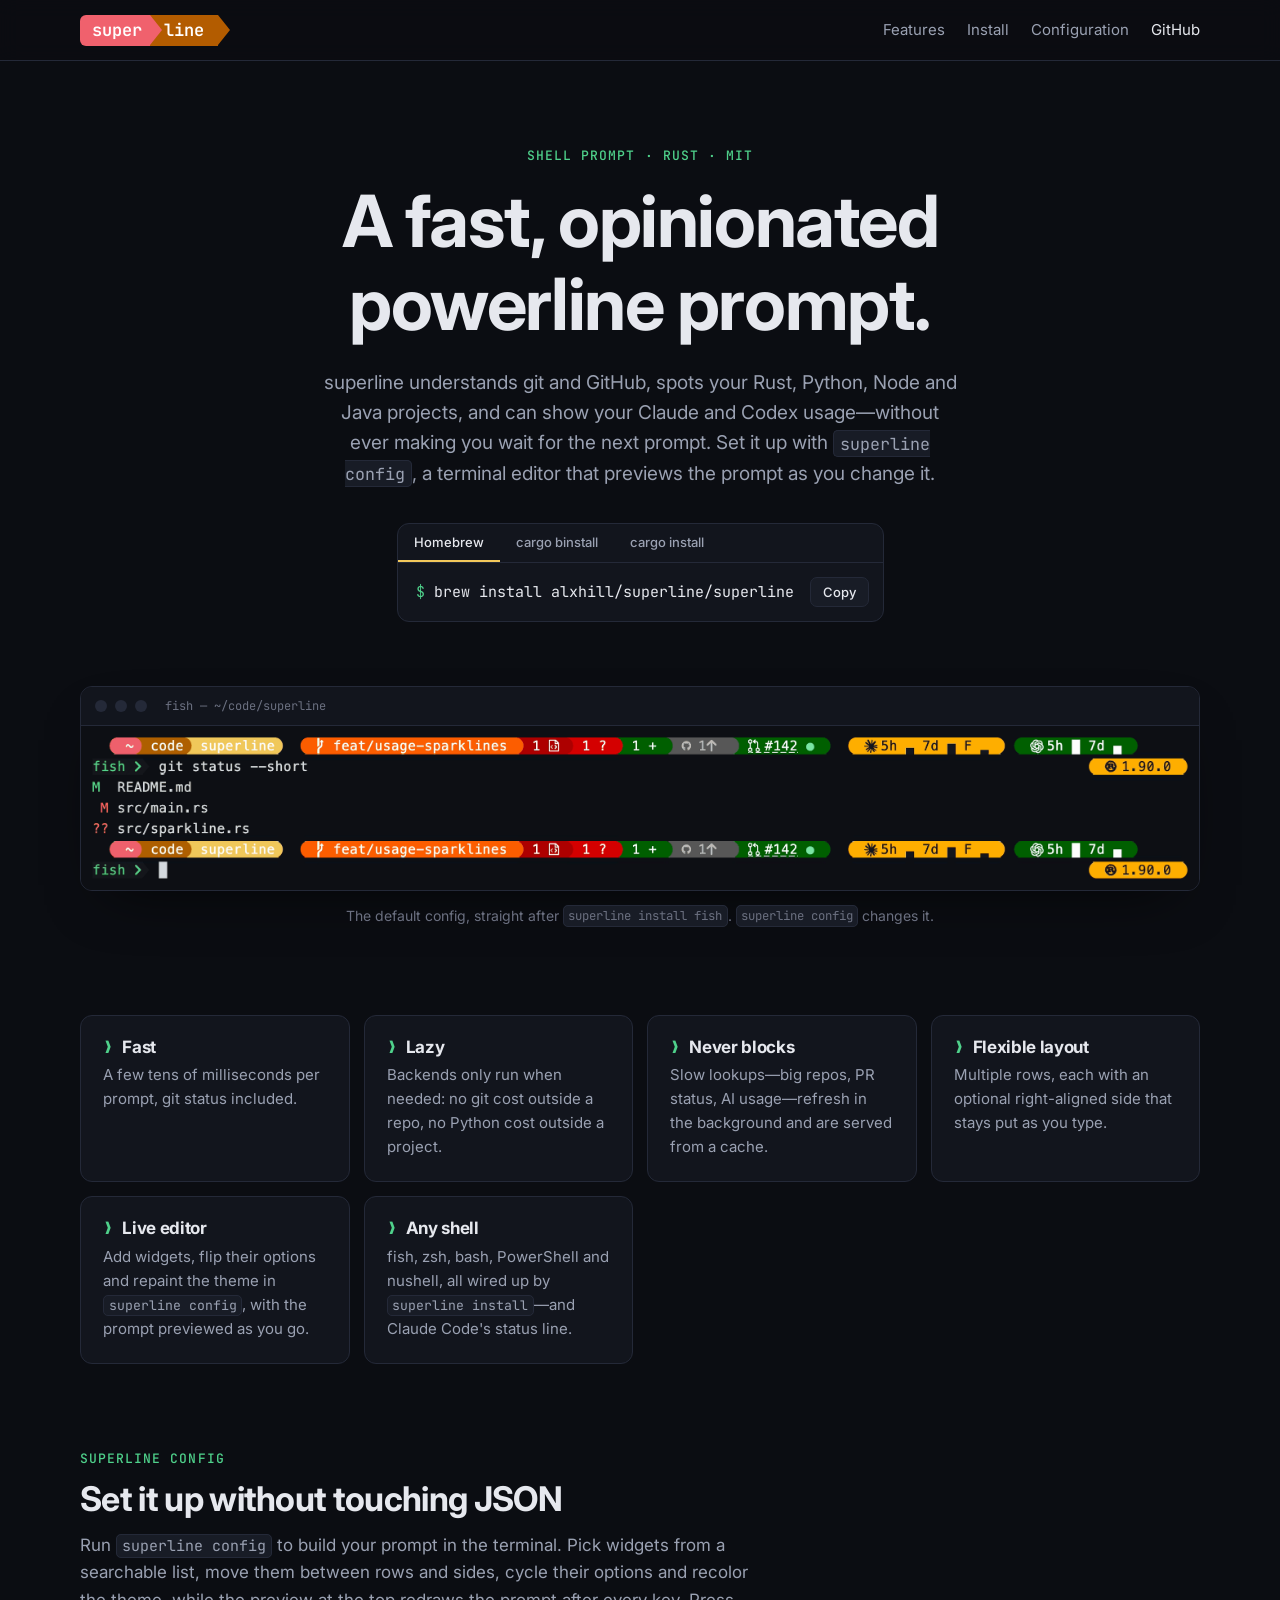
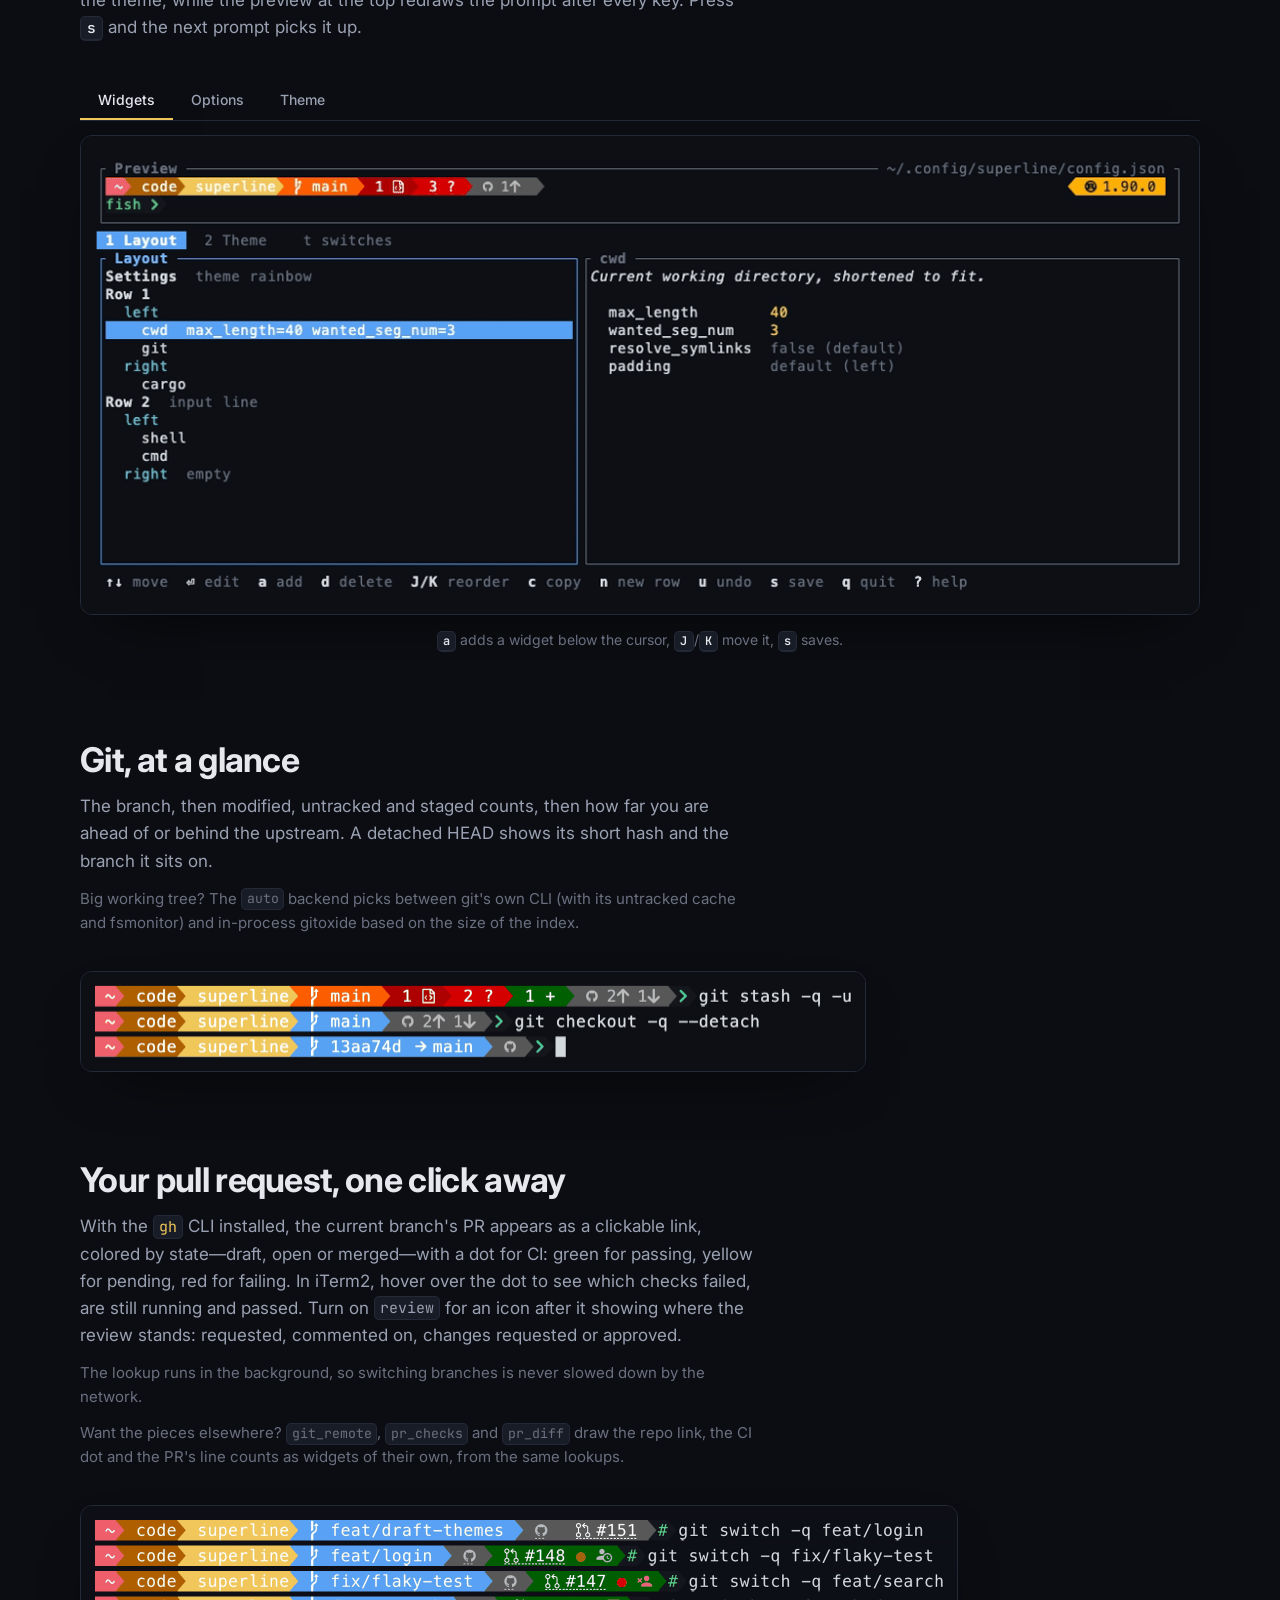
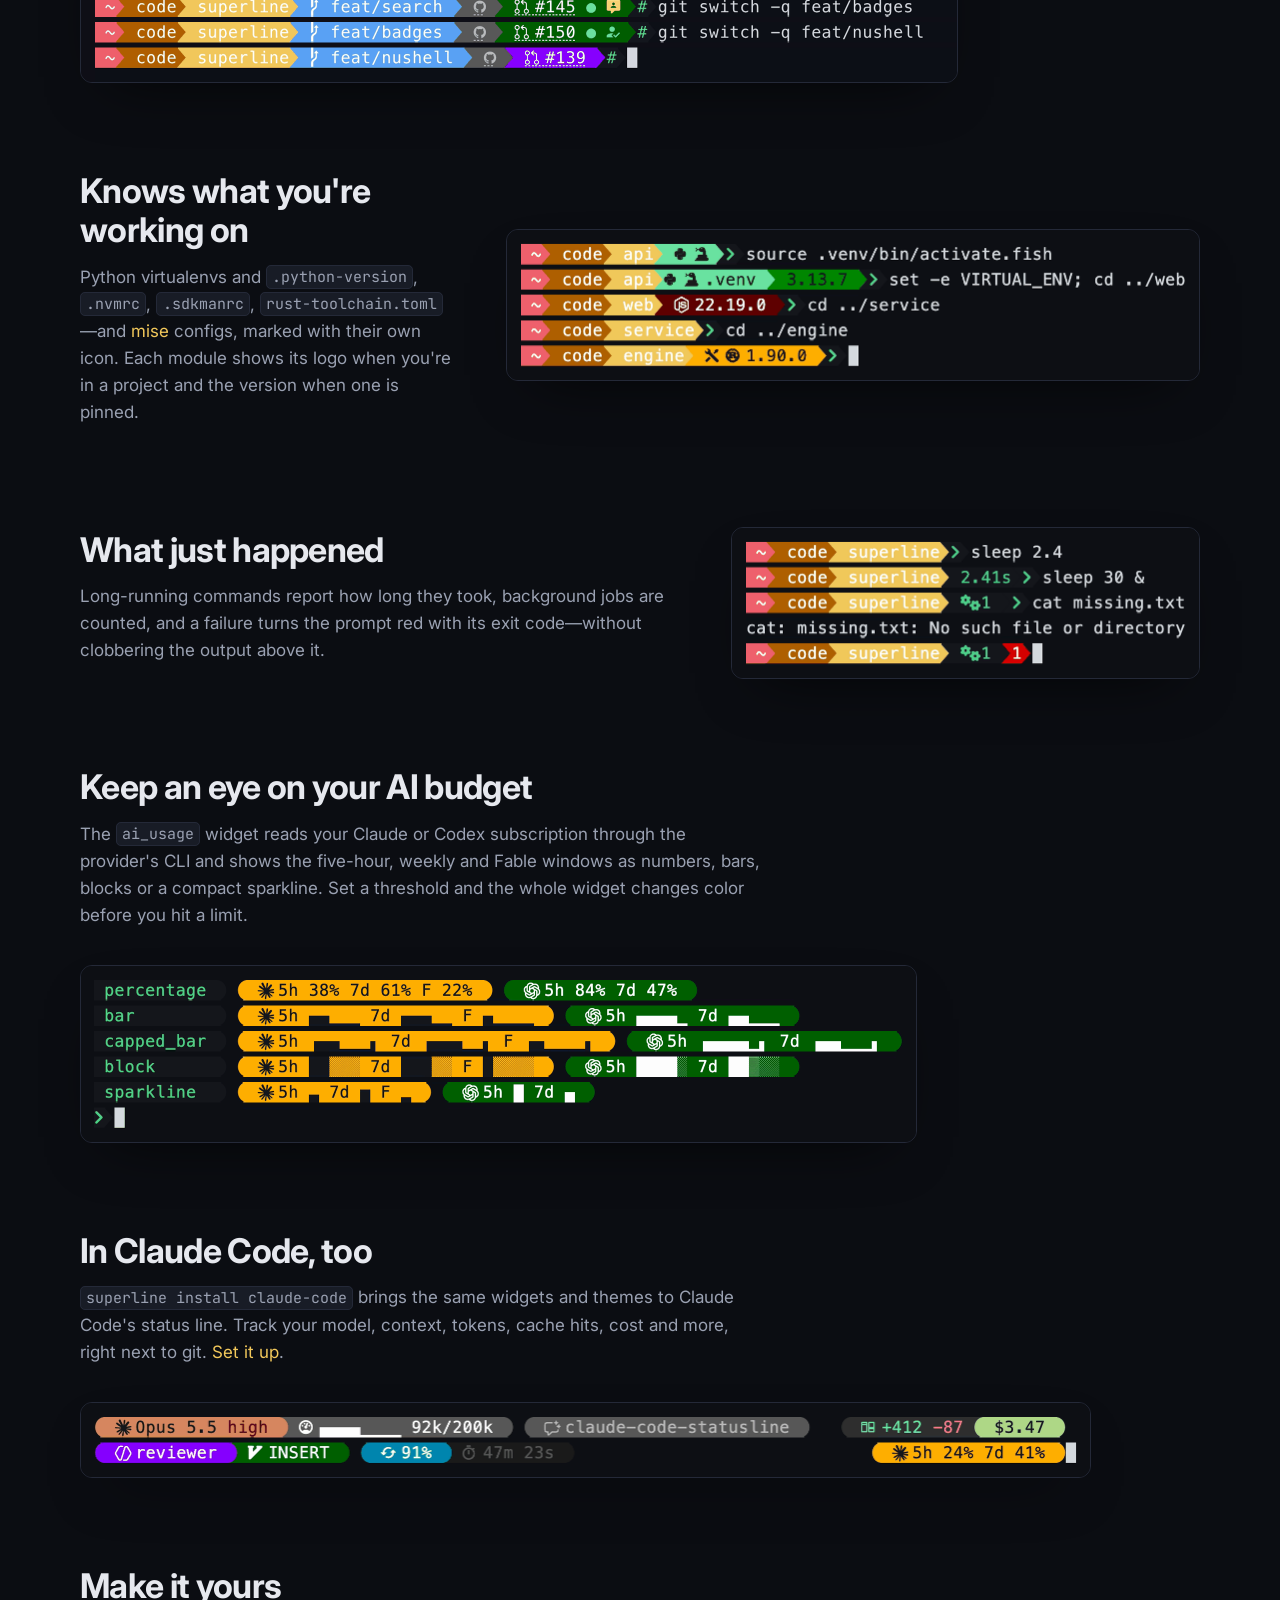
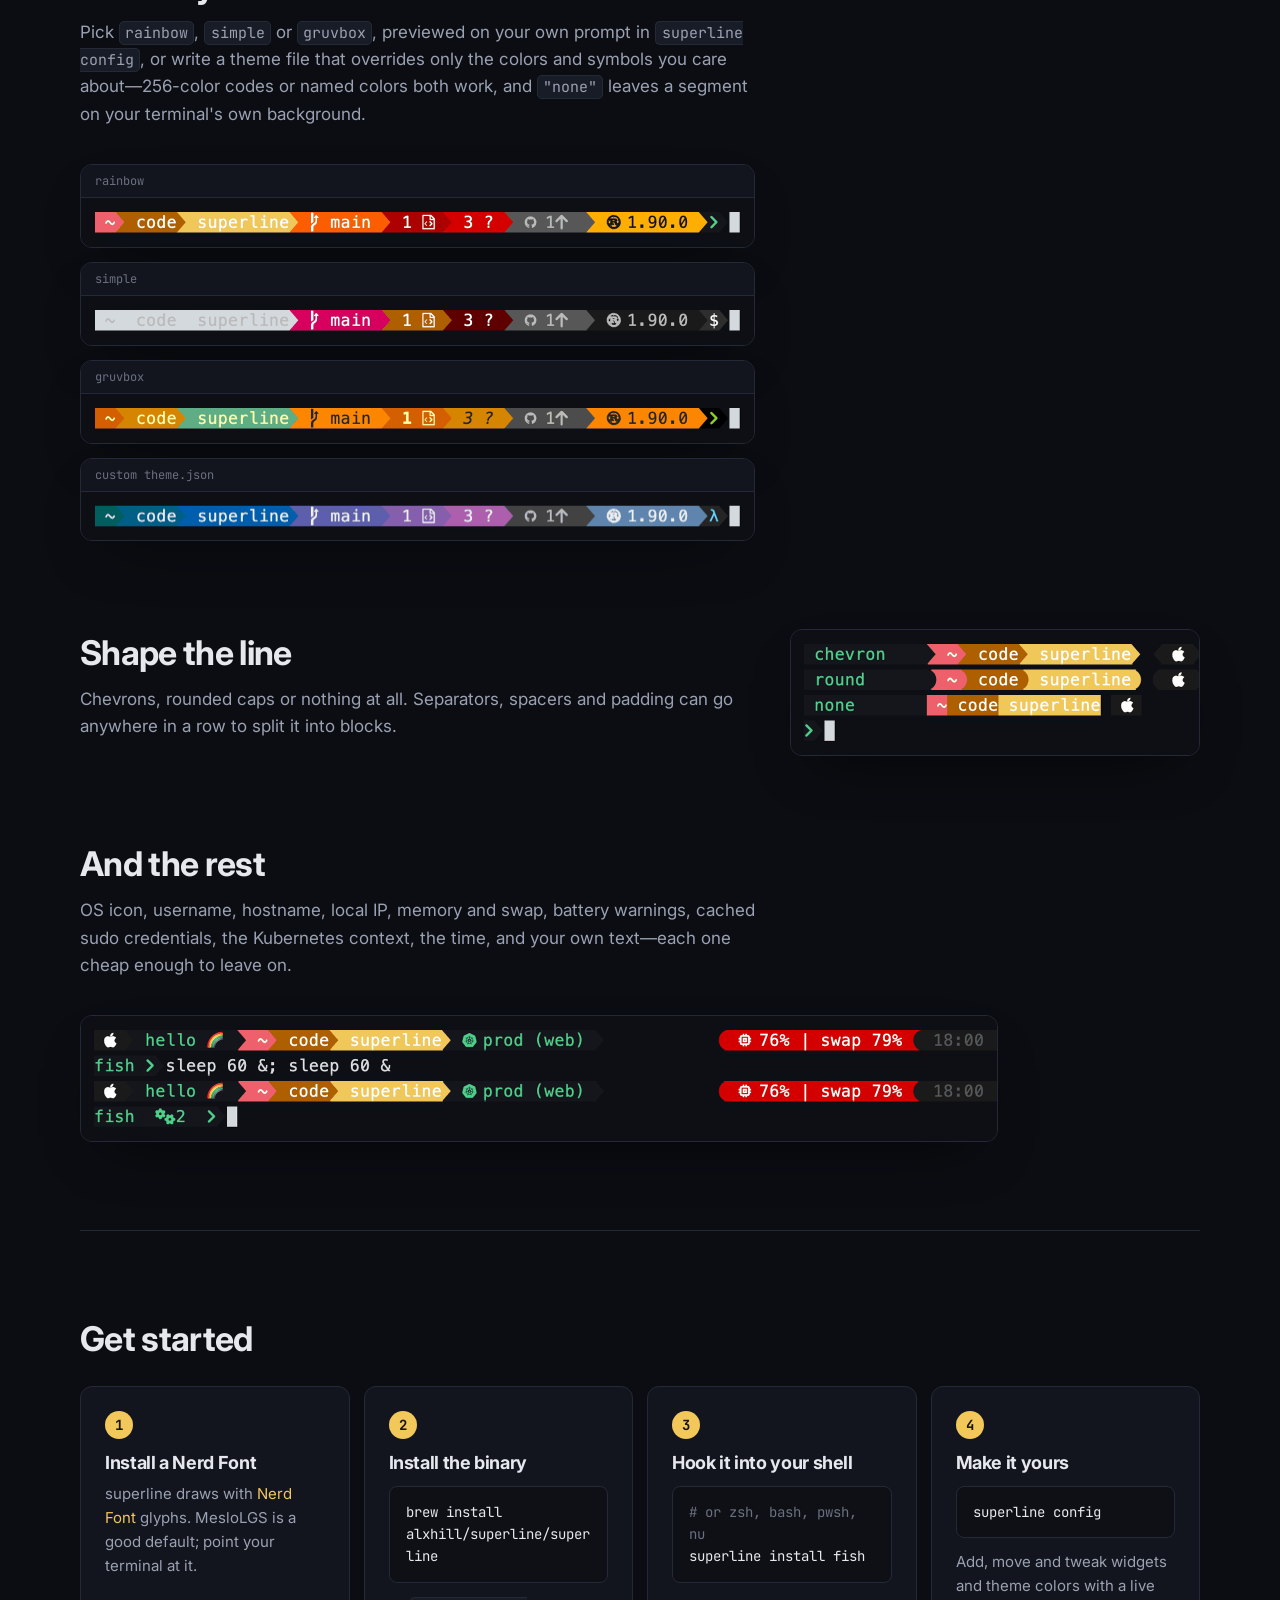
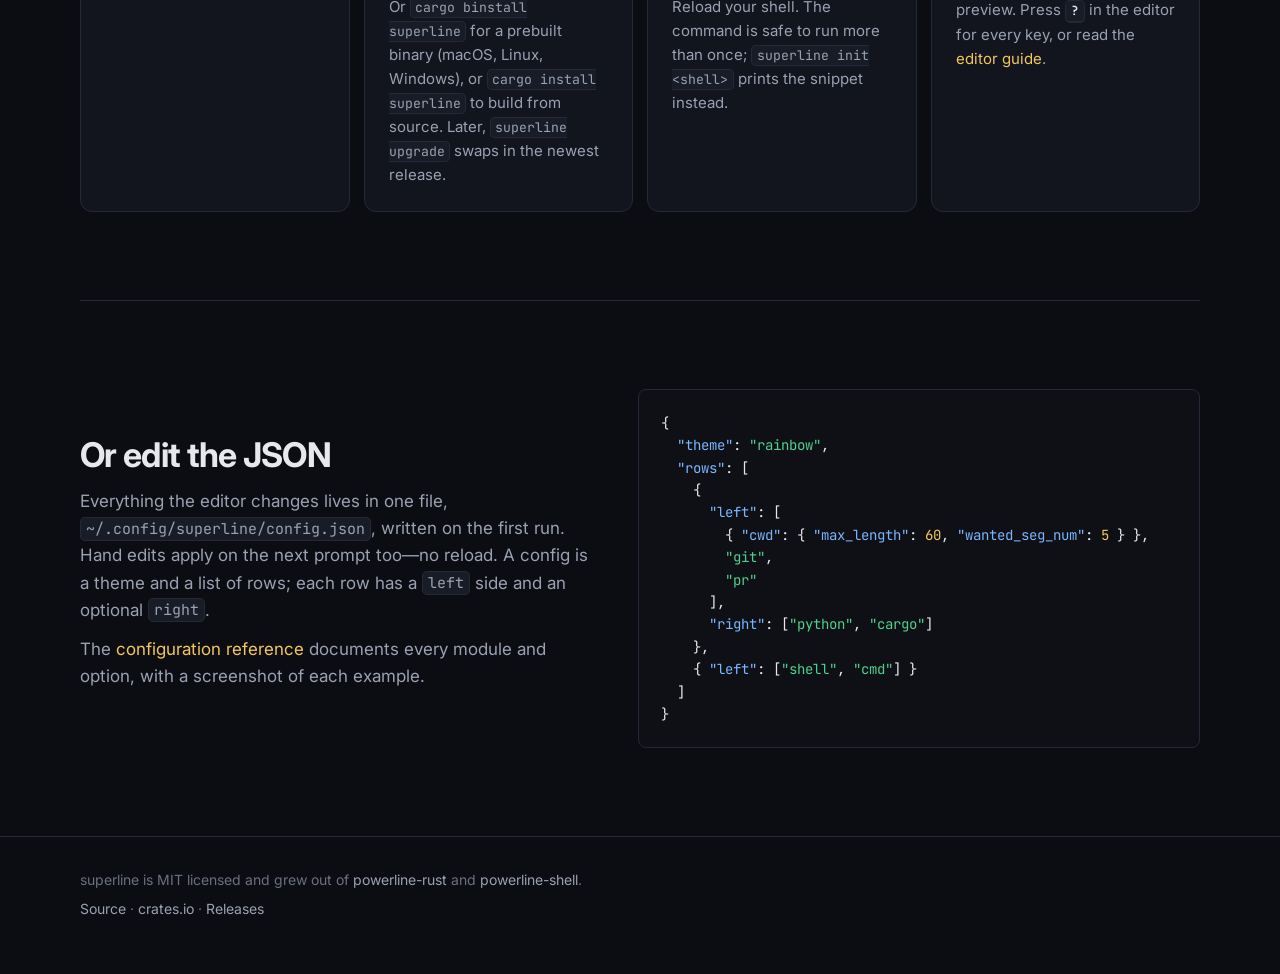
<file: site/index.html>
<!doctype html>
<html lang="en">
<head>
  <meta charset="utf-8">
  <meta name="viewport" content="width=device-width, initial-scale=1">
  <title>superline</title>
  <meta name="description" content="A fast, opinionated powerline-style shell prompt written in Rust, with git, GitHub PR, language and AI usage widgets.">
  <meta property="og:title" content="superline">
  <meta property="og:description" content="A fast, opinionated powerline-style shell prompt written in Rust.">
  <meta property="og:image" content="https://alxhill.github.io/superline/img/hero.png">
  <meta name="color-scheme" content="dark">
  <link rel="icon" href="favicon.svg" type="image/svg+xml">
  <link rel="preconnect" href="https://fonts.googleapis.com">
  <link rel="preconnect" href="https://fonts.gstatic.com" crossorigin>
  <link href="https://fonts.googleapis.com/css2?family=Inter:wght@400;500;600;700&family=JetBrains+Mono:wght@400;600&display=swap" rel="stylesheet">
  <link rel="stylesheet" href="style.css?v=3">
</head>
<body>
  <header class="nav">
    <div class="wrap nav-inner">
      <a class="brand" href="#top" aria-label="superline home">
        <span class="seg seg-a">super</span><span class="seg seg-b">line</span>
      </a>
      <nav>
        <a href="#features">Features</a>
        <a href="#install">Install</a>
        <a href="config.html">Configuration</a>
        <a class="gh" href="https://github.com/alxhill/superline">GitHub</a>
      </nav>
    </div>
  </header>

  <main id="top">
    <section class="hero wrap">
      <p class="eyebrow">Shell prompt &middot; Rust &middot; MIT</p>
      <h1>A fast, opinionated<br>powerline prompt.</h1>
      <p class="lede">
        superline understands git and GitHub, spots your Rust, Python, Node and Java projects, and can show your
        Claude and Codex usage&mdash;without ever making you wait for the next prompt. Set it up with
        <code>superline config</code>, a terminal editor that previews the prompt as you change it.
      </p>
      <div class="install-box" data-tabs>
        <div class="tabs" role="tablist">
          <button role="tab" aria-selected="true" data-cmd="brew install alxhill/superline/superline">Homebrew</button>
          <button role="tab" aria-selected="false" data-cmd="cargo binstall superline">cargo binstall</button>
          <button role="tab" aria-selected="false" data-cmd="cargo install superline">cargo install</button>
        </div>
        <div class="cmd-line">
          <code><span class="prompt">$</span> <span data-cmd-text>brew install alxhill/superline/superline</span></code>
          <button class="copy" type="button" aria-label="Copy command">Copy</button>
        </div>
      </div>
      <figure class="term term-hero">
        <div class="term-bar"><span></span><span></span><span></span><em>fish &mdash; ~/code/superline</em></div>
        <img src="img/hero.png" width="1368" height="200" alt="superline's default two-row prompt: path, git branch with modified, untracked and staged counts, an open pull request with passing checks, Claude and Codex usage sparklines, and the pinned Rust toolchain on the right.">
      </figure>
      <p class="caption">The default config, straight after <code>superline install fish</code>. <code>superline config</code> changes it.</p>
    </section>

    <section class="highlights wrap" aria-label="Highlights">
      <div class="card"><h3>Fast</h3><p>A few tens of milliseconds per prompt, git status included.</p></div>
      <div class="card"><h3>Lazy</h3><p>Backends only run when needed: no git cost outside a repo, no Python cost outside a project.</p></div>
      <div class="card"><h3>Never blocks</h3><p>Slow lookups&mdash;big repos, PR status, AI usage&mdash;refresh in the background and are served from a cache.</p></div>
      <div class="card"><h3>Flexible layout</h3><p>Multiple rows, each with an optional right-aligned side that stays put as you type.</p></div>
      <div class="card"><h3>Live editor</h3><p>Add widgets, flip their options and repaint the theme in <code>superline config</code>, with the prompt previewed as you go.</p></div>
      <div class="card"><h3>Any shell</h3><p>fish, zsh, bash, PowerShell and nushell, all wired up by <code>superline install</code>&mdash;and Claude Code's status line.</p></div>
    </section>

    <section id="editor" class="editor wrap">
      <div class="copy-col">
        <p class="eyebrow">superline config</p>
        <h2>Set it up without touching JSON</h2>
        <p>
          Run <code>superline config</code> to build your prompt in the terminal. Pick widgets from a searchable list,
          move them between rows and sides, cycle their options and recolor the theme, while the preview at the top
          redraws the prompt after every key. Press <kbd>s</kbd> and the next prompt picks it up.
        </p>
      </div>
      <div class="demo" data-demo>
        <div class="tabs" role="tablist" aria-label="Editor demos">
          <button role="tab" id="tab-widgets" aria-selected="true" aria-controls="demo-widgets">Widgets</button>
          <button role="tab" id="tab-options" aria-selected="false" aria-controls="demo-options">Options</button>
          <button role="tab" id="tab-theme" aria-selected="false" aria-controls="demo-theme">Theme</button>
        </div>
        <div class="demo-panel" id="demo-widgets" role="tabpanel" aria-labelledby="tab-widgets">
          <figure class="term"><a href="img/editor-widgets.gif" title="Open full size"><img src="img/editor-widgets.gif" width="1146" height="490" loading="lazy" alt="In superline config: adding the ai_usage widget after git and the time widget on the right side, moving time above cargo, saving, and quitting to a prompt that shows both."></a></figure>
          <p class="caption"><kbd>a</kbd> adds a widget below the cursor, <kbd>J</kbd>/<kbd>K</kbd> move it, <kbd>s</kbd> saves.</p>
        </div>
        <div class="demo-panel" id="demo-options" role="tabpanel" aria-labelledby="tab-options" hidden>
          <figure class="term"><a href="img/editor-options.gif" title="Open full size"><img src="img/editor-options.gif" width="1146" height="490" loading="lazy" alt="In superline config: opening the ai_usage widget's options, switching the provider to Codex and back, turning on the Fable window, and cycling the display through bar, capped bar, block and sparkline."></a></figure>
          <p class="caption"><kbd>&#9166;</kbd> opens a widget's options, <kbd>&larr;</kbd>/<kbd>&rarr;</kbd> cycle a choice.</p>
        </div>
        <div class="demo-panel" id="demo-theme" role="tabpanel" aria-labelledby="tab-theme" hidden>
          <figure class="term"><a href="img/editor-theme.gif" title="Open full size"><img src="img/editor-theme.gif" width="1146" height="766" loading="lazy" alt="In superline config: switching to the Theme page, previewing the simple and gruvbox themes in the theme picker and switching to gruvbox, duplicating it into theme.json, and picking a new background for the git segment in the 256-color picker while the preview updates."></a></figure>
          <p class="caption">On the Theme page, <kbd>p</kbd> previews and picks a theme, <kbd>n</kbd> duplicates it into a file and <kbd>&#9166;</kbd> on a color opens the picker.</p>
        </div>
      </div>
    </section>

    <section id="features" class="features wrap">
      <article class="feature">
        <div class="copy-col">
          <h2>Git, at a glance</h2>
          <p>
            The branch, then modified, untracked and staged counts, then how far you are ahead of or behind the
            upstream. A detached HEAD shows its short hash and the branch it sits on.
          </p>
          <p class="note">
            Big working tree? The <code>auto</code> backend picks between git's own CLI (with its untracked cache and
            fsmonitor) and in-process gitoxide based on the size of the index.
          </p>
        </div>
        <figure class="term"><img src="img/git.png" width="784" height="99" loading="lazy" alt="Three prompts in a repo: a dirty main branch with one modified, two untracked and one staged file, two commits ahead and one behind; the same branch clean after git stash; then a detached HEAD shown as 13aa74d → main."></figure>
      </article>

      <article class="feature">
        <div class="copy-col">
          <h2>Your pull request, one click away</h2>
          <p>
            With the <a href="https://cli.github.com"><code>gh</code></a> CLI installed, the current branch's PR
            appears as a clickable link, colored by state&mdash;draft, open or merged&mdash;with a dot for CI:
            green for passing, yellow for pending, red for failing. In iTerm2, hover over the dot to see which
            checks failed, are still running and passed. Turn on <code>review</code> for an icon after it showing
            where the review stands: requested, commented on, changes requested or approved.
          </p>
          <p class="note">The lookup runs in the background, so switching branches is never slowed down by the network.</p>
          <p class="note">
            Want the pieces elsewhere? <code>git_remote</code>, <code>pr_checks</code> and <code>pr_diff</code> draw the
            repo link, the CI dot and the PR's line counts as widgets of their own, from the same lookups.
          </p>
        </div>
        <figure class="term"><img src="img/pr.png" width="876" height="176" loading="lazy" alt="Six branches in turn: a gray draft PR #151, an open PR #148 with a yellow pending dot and a person with a clock for a requested review, an open PR #147 with a red failing dot and a red person with a cross for changes requested, an open PR #145 with a green dot and a yellow comment icon, an open PR #150 with a green dot and a green person with a check for approved, and a purple merged PR #139."></figure>
      </article>

      <article class="feature split">
        <div class="copy-col">
          <h2>Knows what you're working on</h2>
          <p>
            Python virtualenvs and <code>.python-version</code>, <code>.nvmrc</code>, <code>.sdkmanrc</code>,
            <code>rust-toolchain.toml</code>&mdash;and <a href="https://mise.jdx.dev">mise</a> configs, marked with
            their own icon. Each module shows its logo when you're in a project and the version when one is pinned.
          </p>
        </div>
        <figure class="term"><img src="img/languages.png" width="692" height="150" loading="lazy" alt="Moving between projects: a Python project, the same project with its .venv active on Python 3.13.7, a Node project pinned to 22.19.0, and a Rust project whose 1.90.0 toolchain comes from mise."></figure>
      </article>

      <article class="feature split">
        <div class="copy-col">
          <h2>What just happened</h2>
          <p>
            Long-running commands report how long they took, background jobs are counted, and a failure turns the
            prompt red with its exit code&mdash;without clobbering the output above it.
          </p>
        </div>
        <figure class="term"><img src="img/status.png" width="467" height="151" loading="lazy" alt="A 2.41 second duration after sleep 2.4, a gear icon with 1 after starting a background job, and a red exit code 1 after a failed cat."></figure>
      </article>

      <article class="feature">
        <div class="copy-col">
          <h2>Keep an eye on your AI budget</h2>
          <p>
            The <code>ai_usage</code> widget reads your Claude or Codex subscription through the provider's CLI and
            shows the five-hour, weekly and Fable windows as numbers, bars, blocks or a compact sparkline. Set a
            threshold and the whole widget changes color before you hit a limit.
          </p>
        </div>
        <figure class="term"><img src="img/usage.png" width="835" height="176" loading="lazy" alt="Claude and Codex usage in each display style: percentage, bar, capped bar, block and sparkline."></figure>
      </article>

      <article class="feature">
        <div class="copy-col">
          <h2>In Claude Code, too</h2>
          <p>
            <code>superline install claude-code</code> brings the same widgets and themes to Claude Code's status
            line. Track your model, context, tokens, cache hits, cost and more, right next to git.
            <a href="config.html#claude-code">Set it up</a>.
          </p>
        </div>
        <figure class="term"><img src="img/config/claude_code-widgets.png" width="1009" height="74" loading="lazy" alt="A two-row Claude Code status line: model and effort, a context bar at 92k of 200k tokens, the session name, lines changed and cost, then the agent, vim mode, cache hit ratio, session duration and rate limits."></figure>
      </article>

      <article class="feature">
        <div class="copy-col">
          <h2>Make it yours</h2>
          <p>
            Pick <code>rainbow</code>, <code>simple</code> or <code>gruvbox</code>, previewed on your own prompt in
            <code>superline config</code>, or write a theme file that overrides only the colors and symbols you care
            about&mdash;256-color codes or named colors both work, and <code>"none"</code> leaves a segment on your terminal's own background.
          </p>
        </div>
        <div class="theme-stack">
          <figure class="term"><figcaption>rainbow</figcaption><img src="img/theme-rainbow.png" width="673" height="49" loading="lazy" alt="The rainbow theme."></figure>
          <figure class="term"><figcaption>simple</figcaption><img src="img/theme-simple.png" width="673" height="49" loading="lazy" alt="The simple theme."></figure>
          <figure class="term"><figcaption>gruvbox</figcaption><img src="img/theme-gruvbox.png" width="673" height="49" loading="lazy" alt="The gruvbox theme."></figure>
          <figure class="term"><figcaption>custom theme.json</figcaption><img src="img/theme-custom.png" width="673" height="48" loading="lazy" alt="A custom ocean-colored theme with a lambda prompt symbol."></figure>
        </div>
      </article>

      <article class="feature split">
        <div class="copy-col">
          <h2>Shape the line</h2>
          <p>
            Chevrons, rounded caps or nothing at all. Separators, spacers and padding can go anywhere
            in a row to split it into blocks.
          </p>
        </div>
        <figure class="term"><img src="img/separators.png" width="408" height="125" loading="lazy" alt="The same path drawn with chevron, round and none separators."></figure>
      </article>

      <article class="feature">
        <div class="copy-col">
          <h2>And the rest</h2>
          <p>
            OS icon, username, hostname, local IP, memory and swap, battery warnings, cached sudo credentials, the
            Kubernetes context, the time, and your own text&mdash;each one cheap enough to leave on.
          </p>
        </div>
        <figure class="term"><img src="img/widgets.png" width="916" height="125" loading="lazy" alt="A two-row prompt with the OS icon, custom text, the path, the Kubernetes context and namespace, memory and swap usage and the time on the right, and a count of two background jobs."></figure>
      </article>
    </section>

    <section id="install" class="install wrap">
      <h2>Get started</h2>
      <ol class="steps">
        <li>
          <h3>Install a Nerd Font</h3>
          <p>superline draws with <a href="https://www.nerdfonts.com/">Nerd Font</a> glyphs. MesloLGS is a good default; point your terminal at it.</p>
        </li>
        <li>
          <h3>Install the binary</h3>
          <pre><code>brew install alxhill/superline/superline</code></pre>
          <p>Or <code>cargo binstall superline</code> for a prebuilt binary (macOS, Linux, Windows), or <code>cargo install superline</code> to build from source. Later, <code>superline upgrade</code> swaps in the newest release.</p>
        </li>
        <li>
          <h3>Hook it into your shell</h3>
          <pre><code><span class="dim"># or zsh, bash, pwsh, nu</span>
superline install fish</code></pre>
          <p>Reload your shell. The command is safe to run more than once; <code>superline init &lt;shell&gt;</code> prints the snippet instead.</p>
        </li>
        <li>
          <h3>Make it yours</h3>
          <pre><code>superline config</code></pre>
          <p>Add, move and tweak widgets and theme colors with a live preview. Press <kbd>?</kbd> in the editor for every key, or read the <a href="config.html#editor">editor guide</a>.</p>
        </li>
      </ol>
    </section>

    <section id="configure" class="configure wrap">
      <div class="copy-col">
        <h2>Or edit the JSON</h2>
        <p>
          Everything the editor changes lives in one file, <code>~/.config/superline/config.json</code>, written on
          the first run. Hand edits apply on the next prompt too&mdash;no reload. A config is a theme and a list of
          rows; each row has a <code>left</code> side and an optional <code>right</code>.
        </p>
        <p>
          The <a href="config.html#reference">configuration reference</a> documents every module and option, with a
          screenshot of each example.
        </p>
      </div>
<pre class="json"><code>{
  <span class="k">"theme"</span>: <span class="s">"rainbow"</span>,
  <span class="k">"rows"</span>: [
    {
      <span class="k">"left"</span>: [
        { <span class="k">"cwd"</span>: { <span class="k">"max_length"</span>: <span class="n">60</span>, <span class="k">"wanted_seg_num"</span>: <span class="n">5</span> } },
        <span class="s">"git"</span>,
        <span class="s">"pr"</span>
      ],
      <span class="k">"right"</span>: [<span class="s">"python"</span>, <span class="s">"cargo"</span>]
    },
    { <span class="k">"left"</span>: [<span class="s">"shell"</span>, <span class="s">"cmd"</span>] }
  ]
}</code></pre>
    </section>
  </main>

  <footer class="footer">
    <div class="wrap">
      <p>
        superline is MIT licensed and grew out of
        <a href="https://github.com/cirho/powerline-rust">powerline-rust</a> and
        <a href="https://github.com/b-ryan/powerline-shell">powerline-shell</a>.
      </p>
      <p>
        <a href="https://github.com/alxhill/superline">Source</a> &middot;
        <a href="https://crates.io/crates/superline">crates.io</a> &middot;
        <a href="https://github.com/alxhill/superline/releases">Releases</a>
      </p>
    </div>
  </footer>

  <script>
    document.querySelectorAll('[data-tabs]').forEach((box) => {
      const text = box.querySelector('[data-cmd-text]');
      const tabs = box.querySelectorAll('[role=tab]');
      tabs.forEach((tab) => tab.addEventListener('click', () => {
        tabs.forEach((t) => t.setAttribute('aria-selected', String(t === tab)));
        text.textContent = tab.dataset.cmd;
      }));
      const copy = box.querySelector('.copy');
      copy.addEventListener('click', async () => {
        try {
          await navigator.clipboard.writeText(text.textContent);
          copy.textContent = 'Copied';
        } catch {
          copy.textContent = 'Press ⌘C';
        }
        setTimeout(() => { copy.textContent = 'Copy'; }, 1500);
      });
    });
    document.querySelectorAll('[data-demo]').forEach((demo) => {
      const tabs = demo.querySelectorAll('[role=tab]');
      tabs.forEach((tab) => tab.addEventListener('click', () => {
        tabs.forEach((t) => {
          t.setAttribute('aria-selected', String(t === tab));
          document.getElementById(t.getAttribute('aria-controls')).hidden = t !== tab;
        });
      }));
    });
  </script>
</body>
</html>
</file>
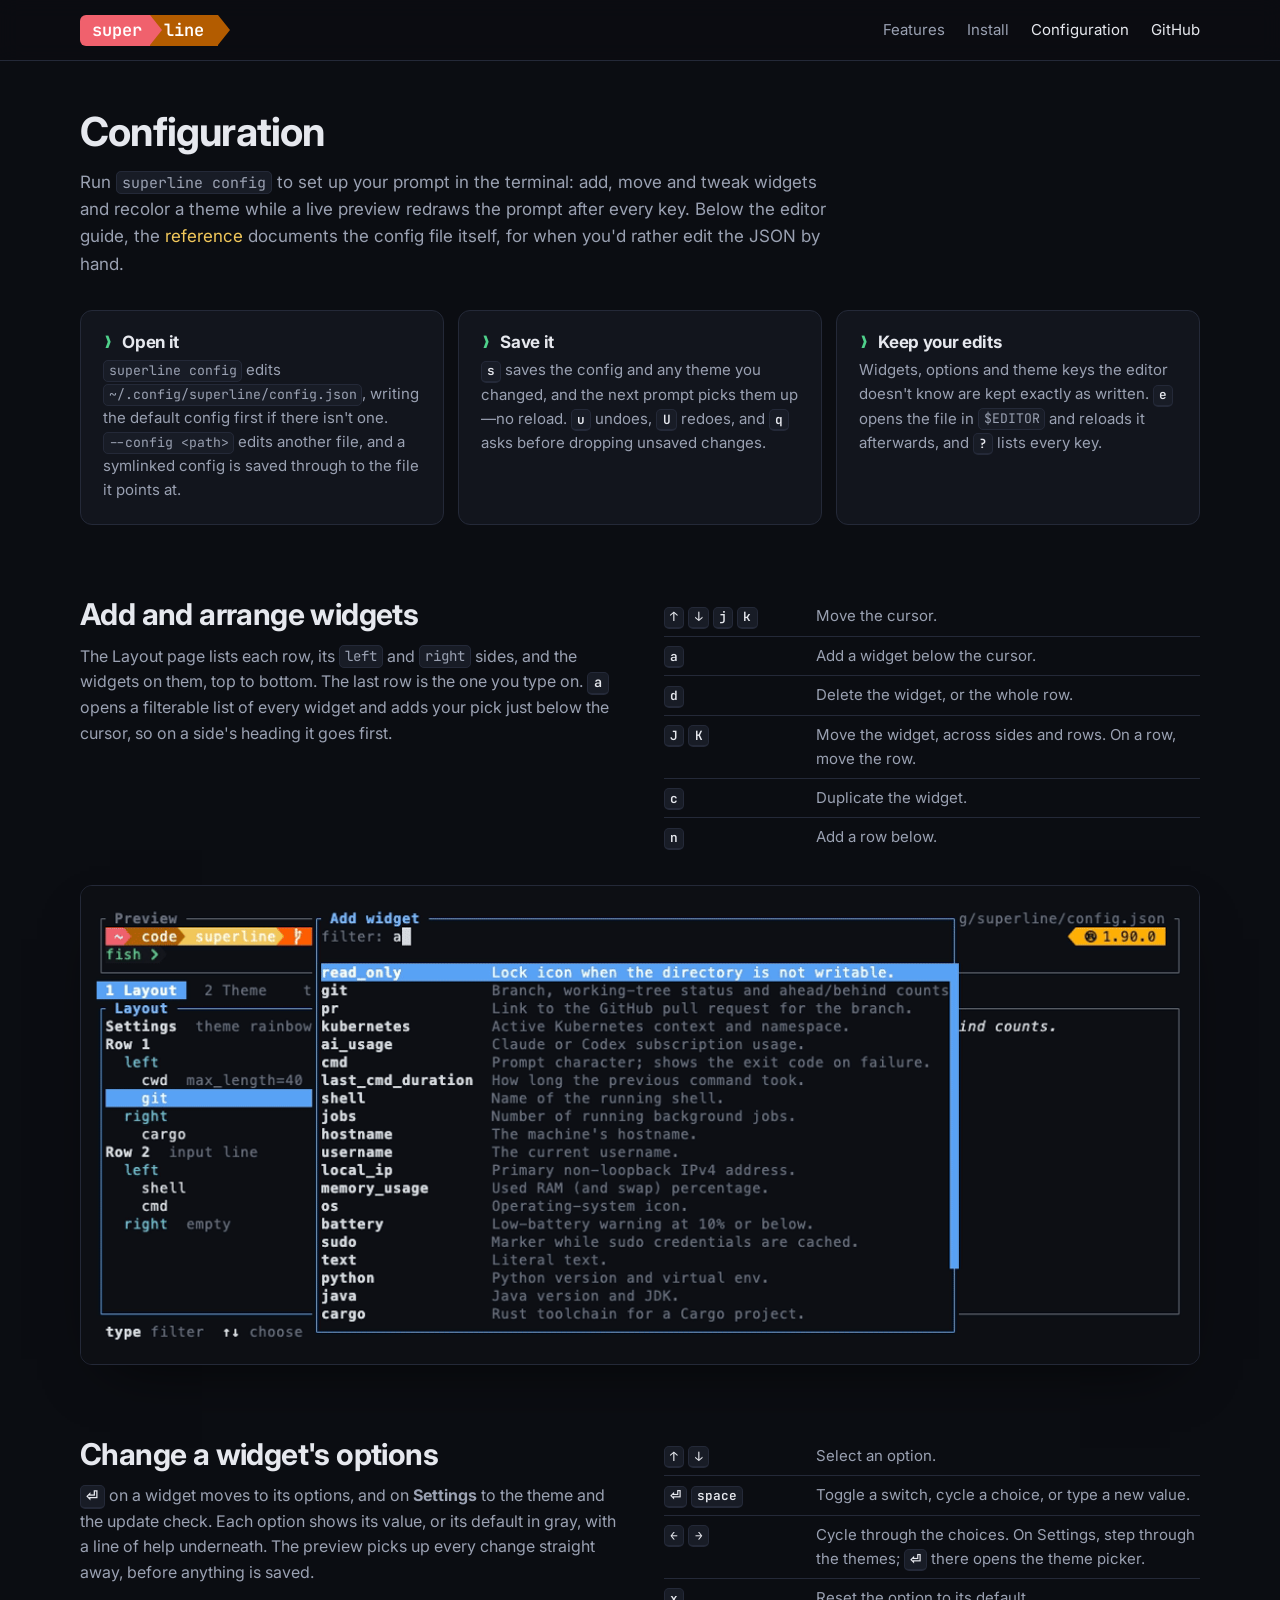
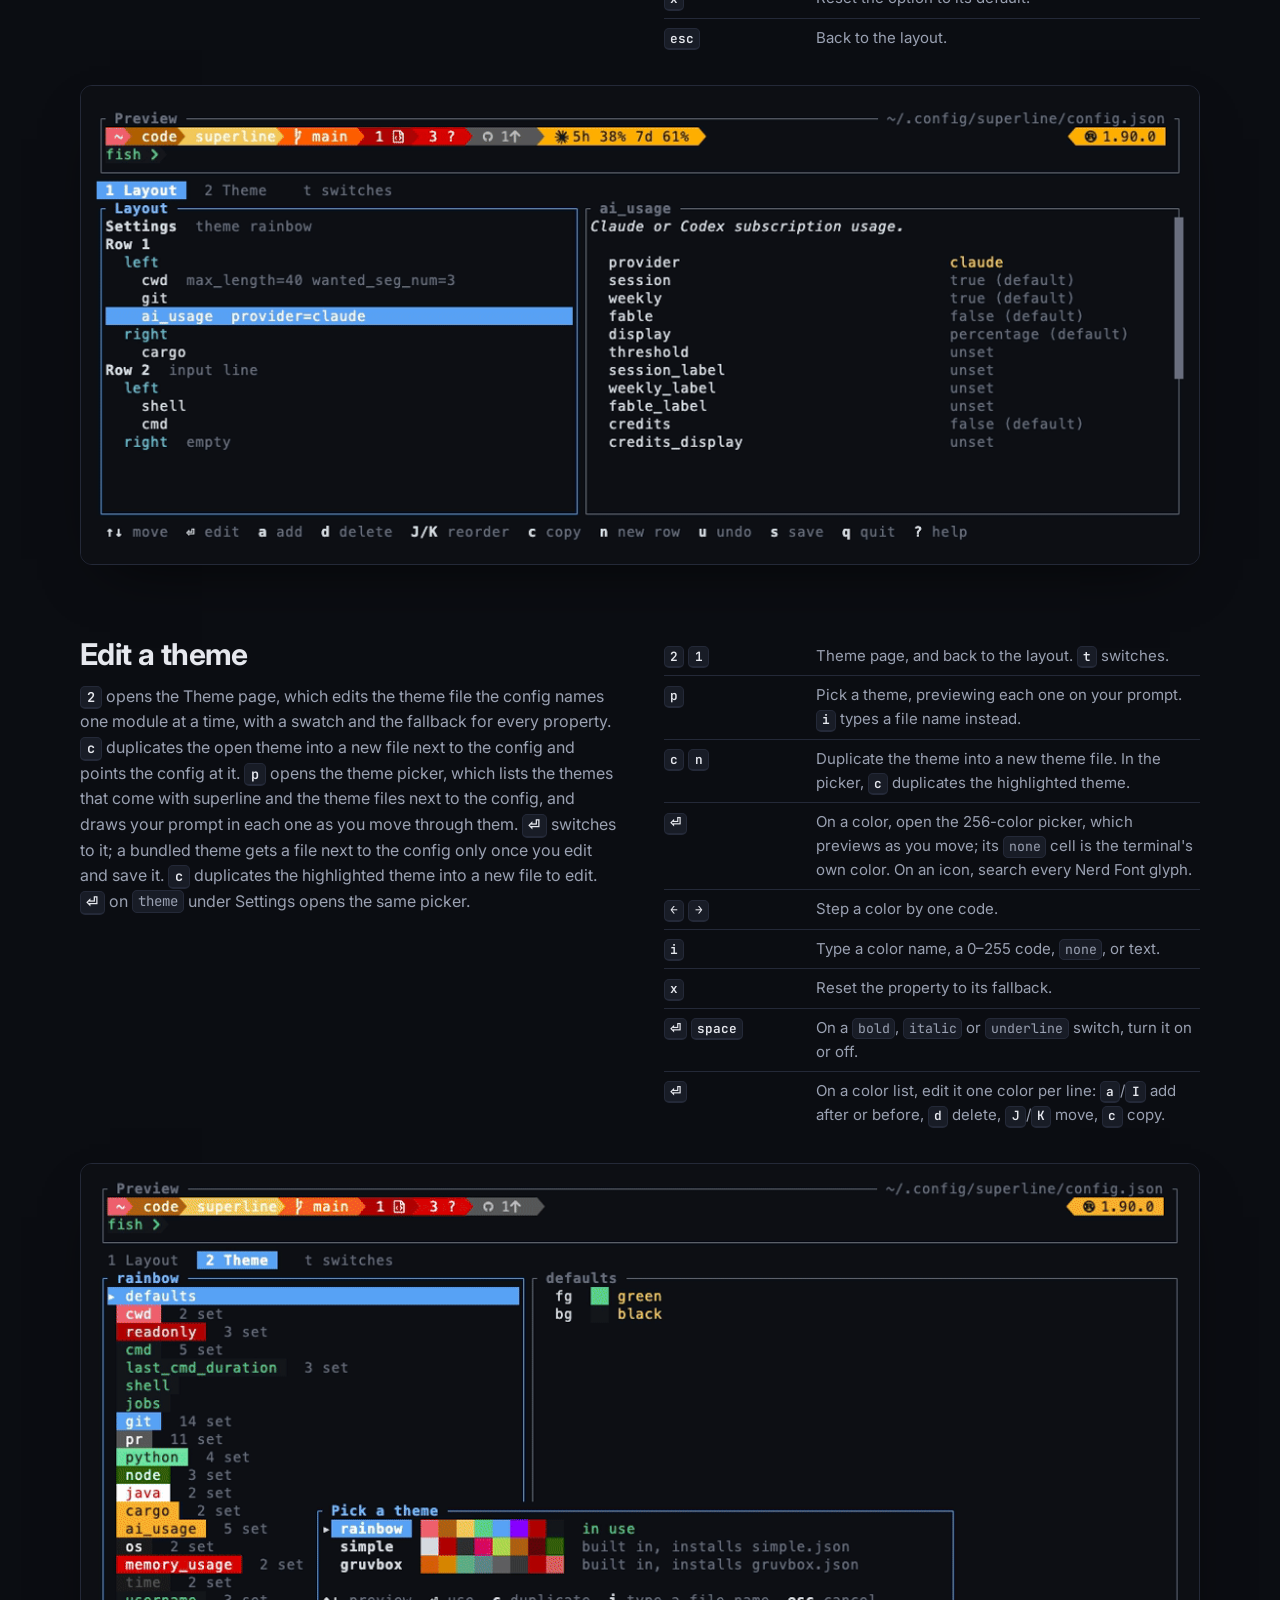
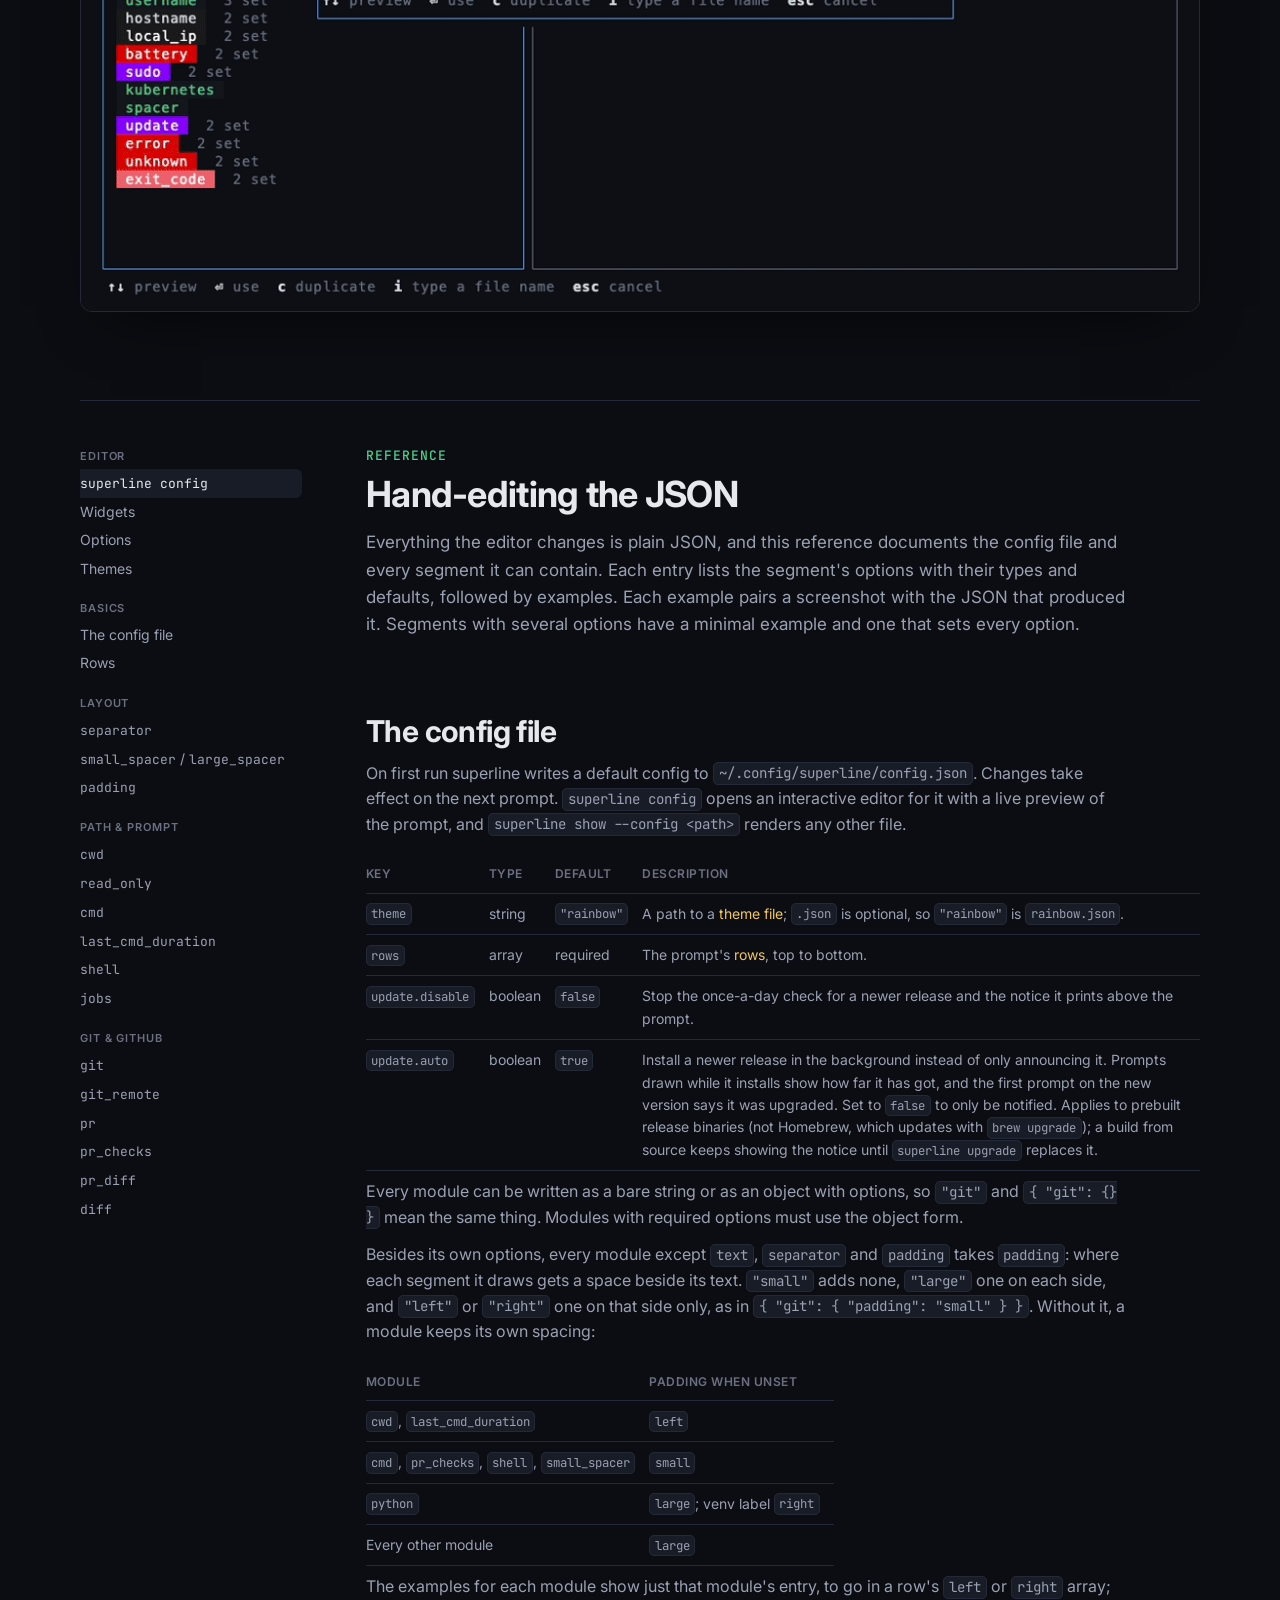
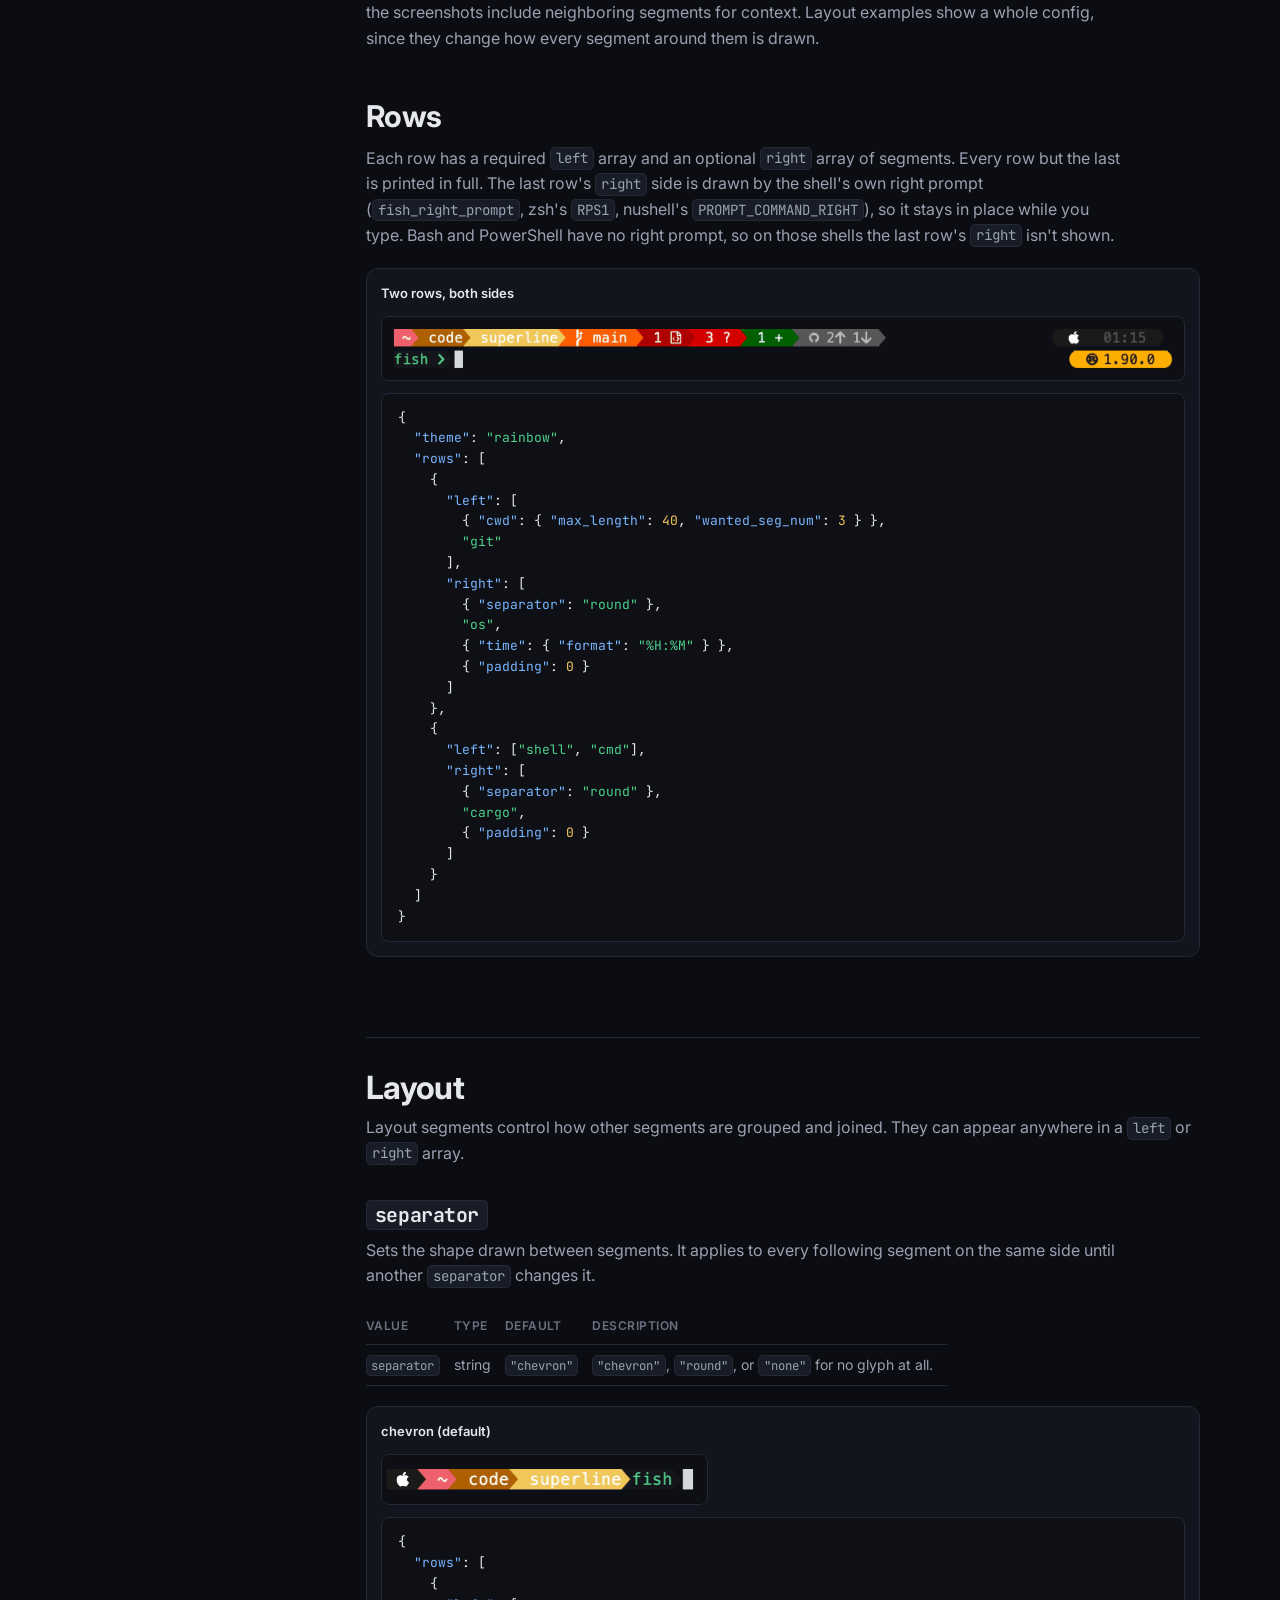
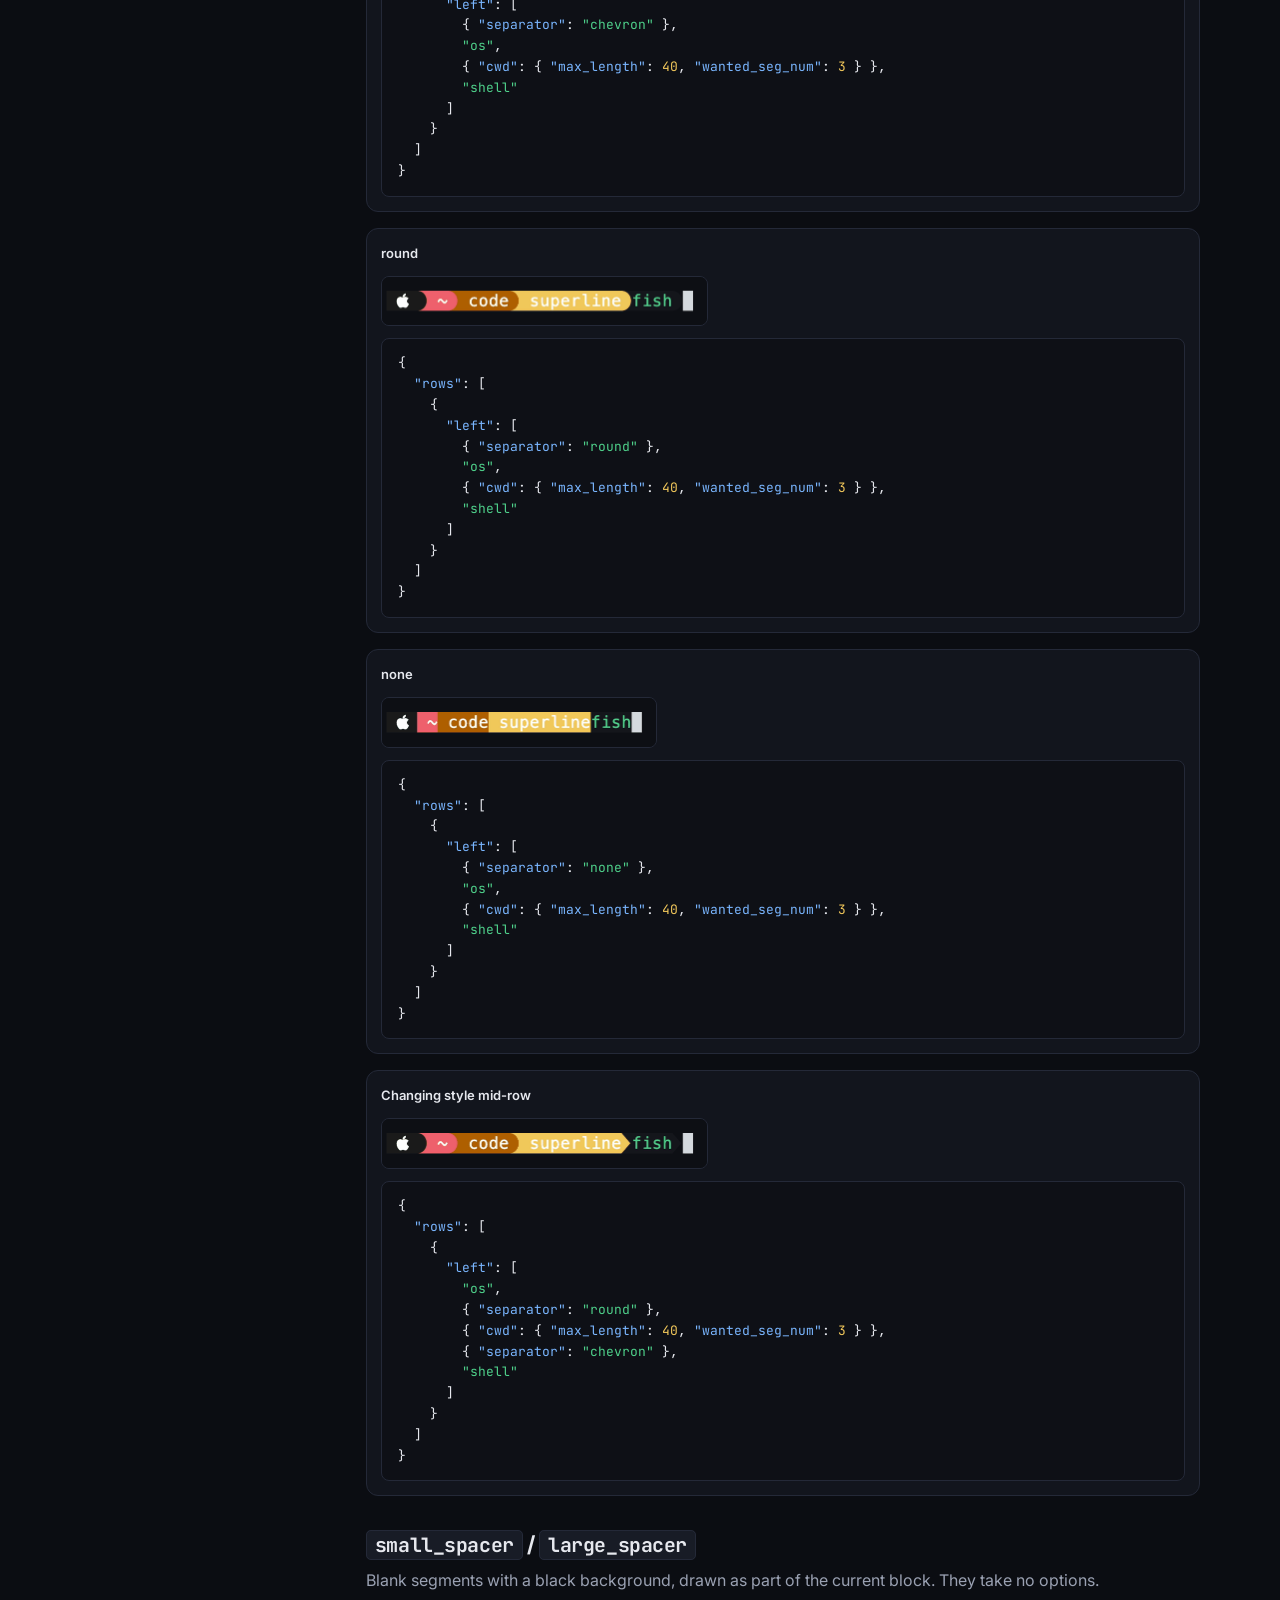
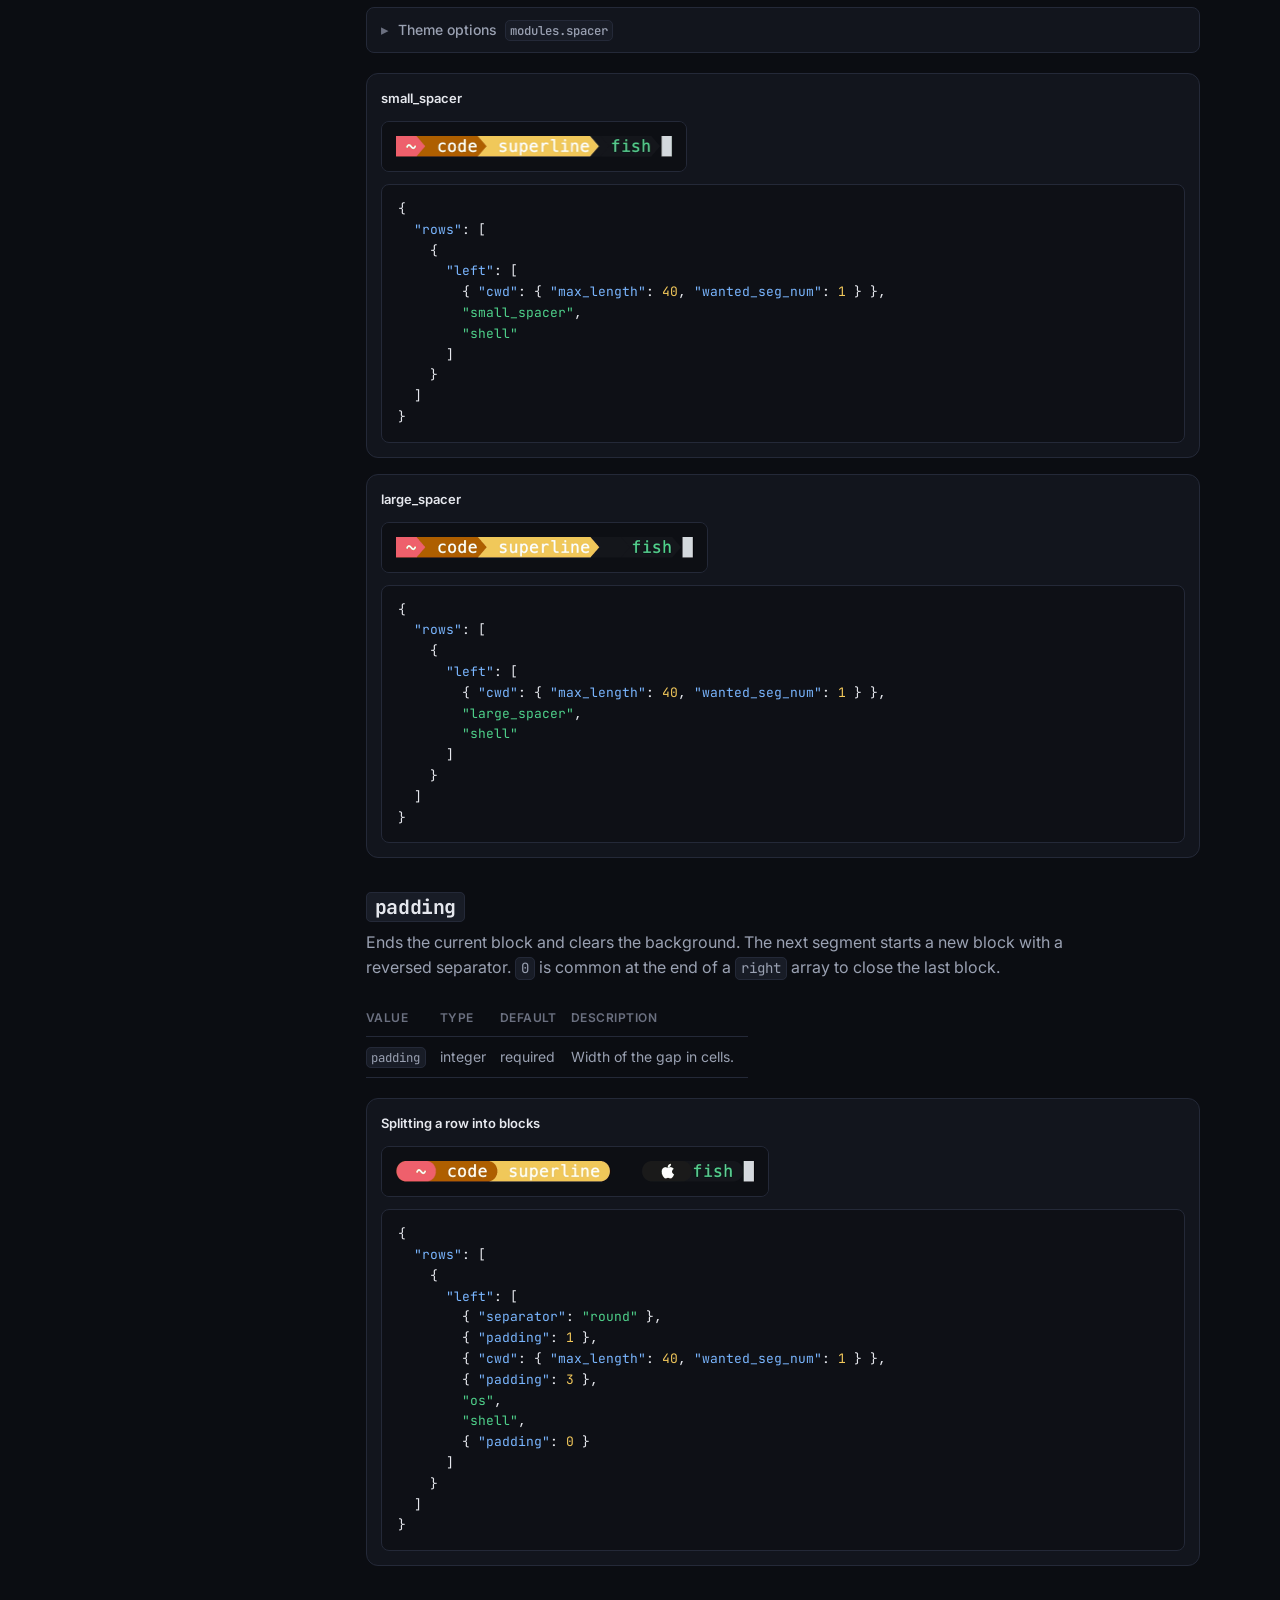
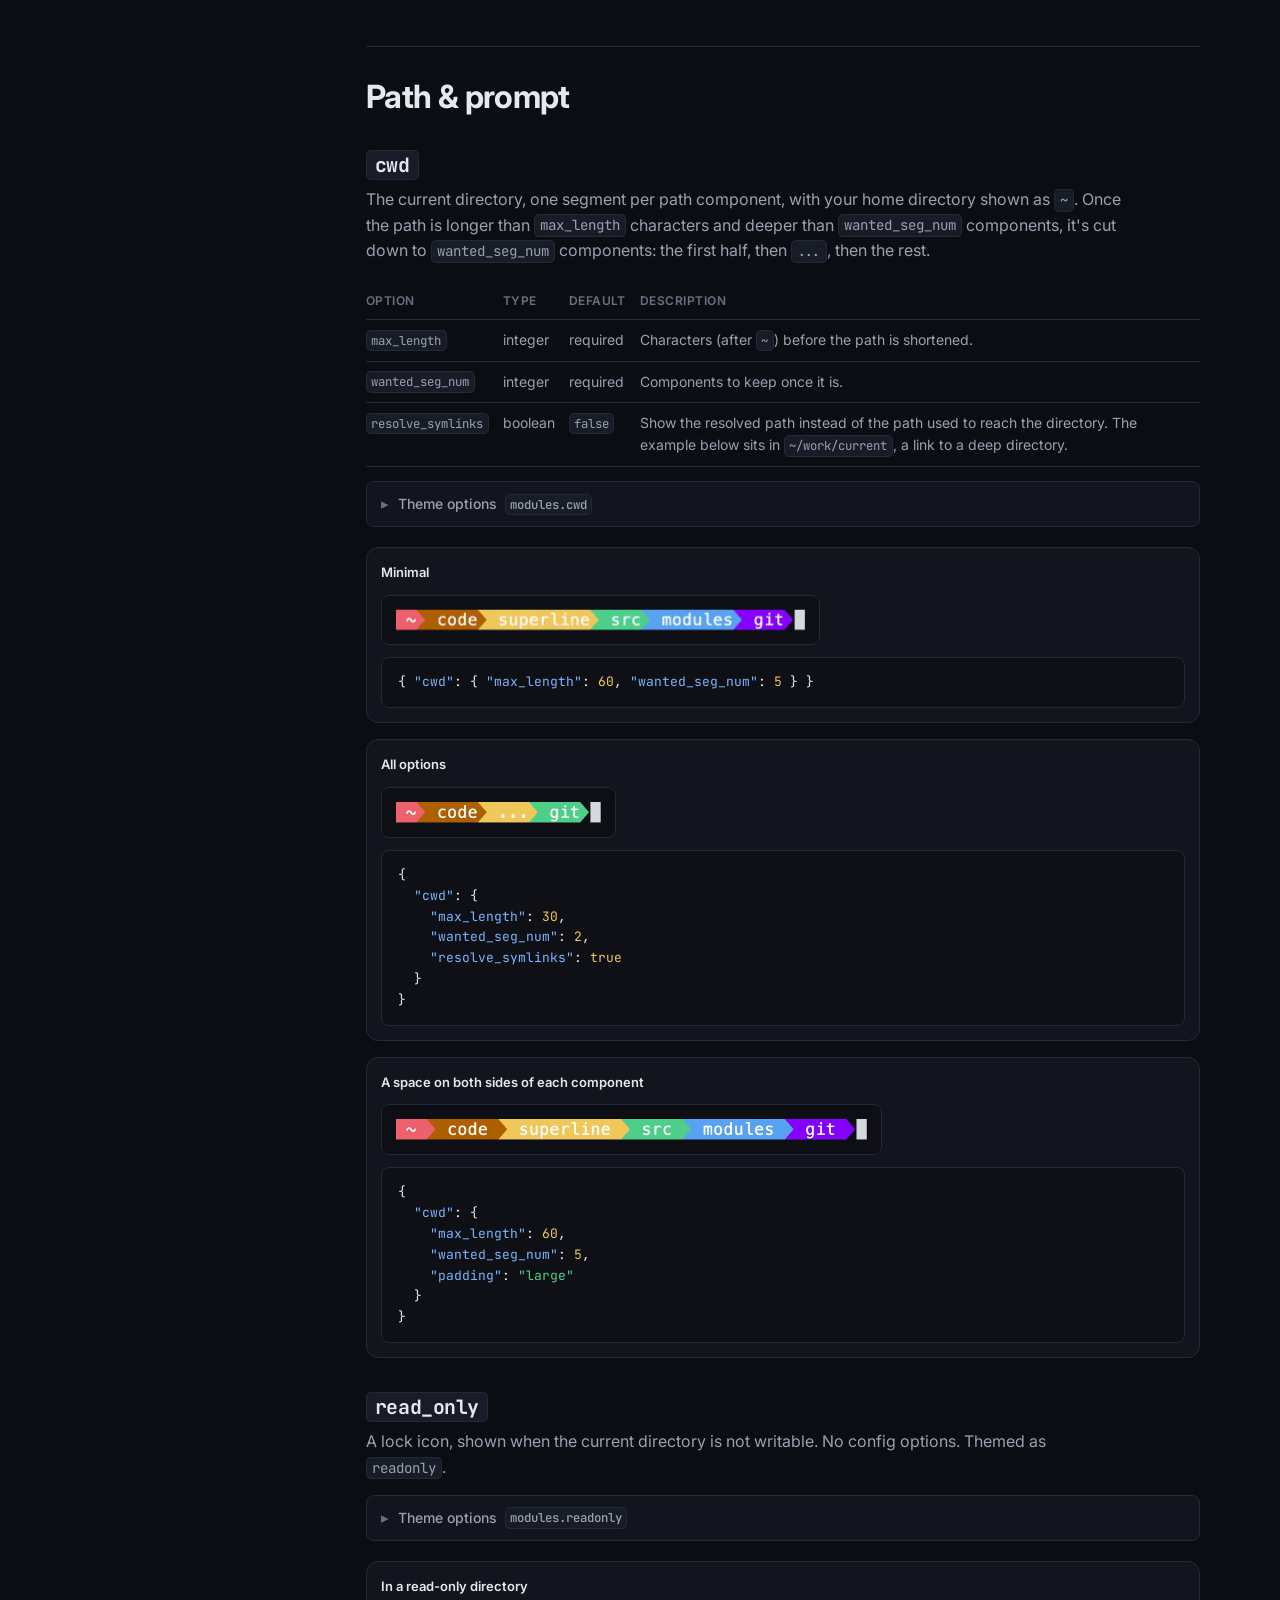
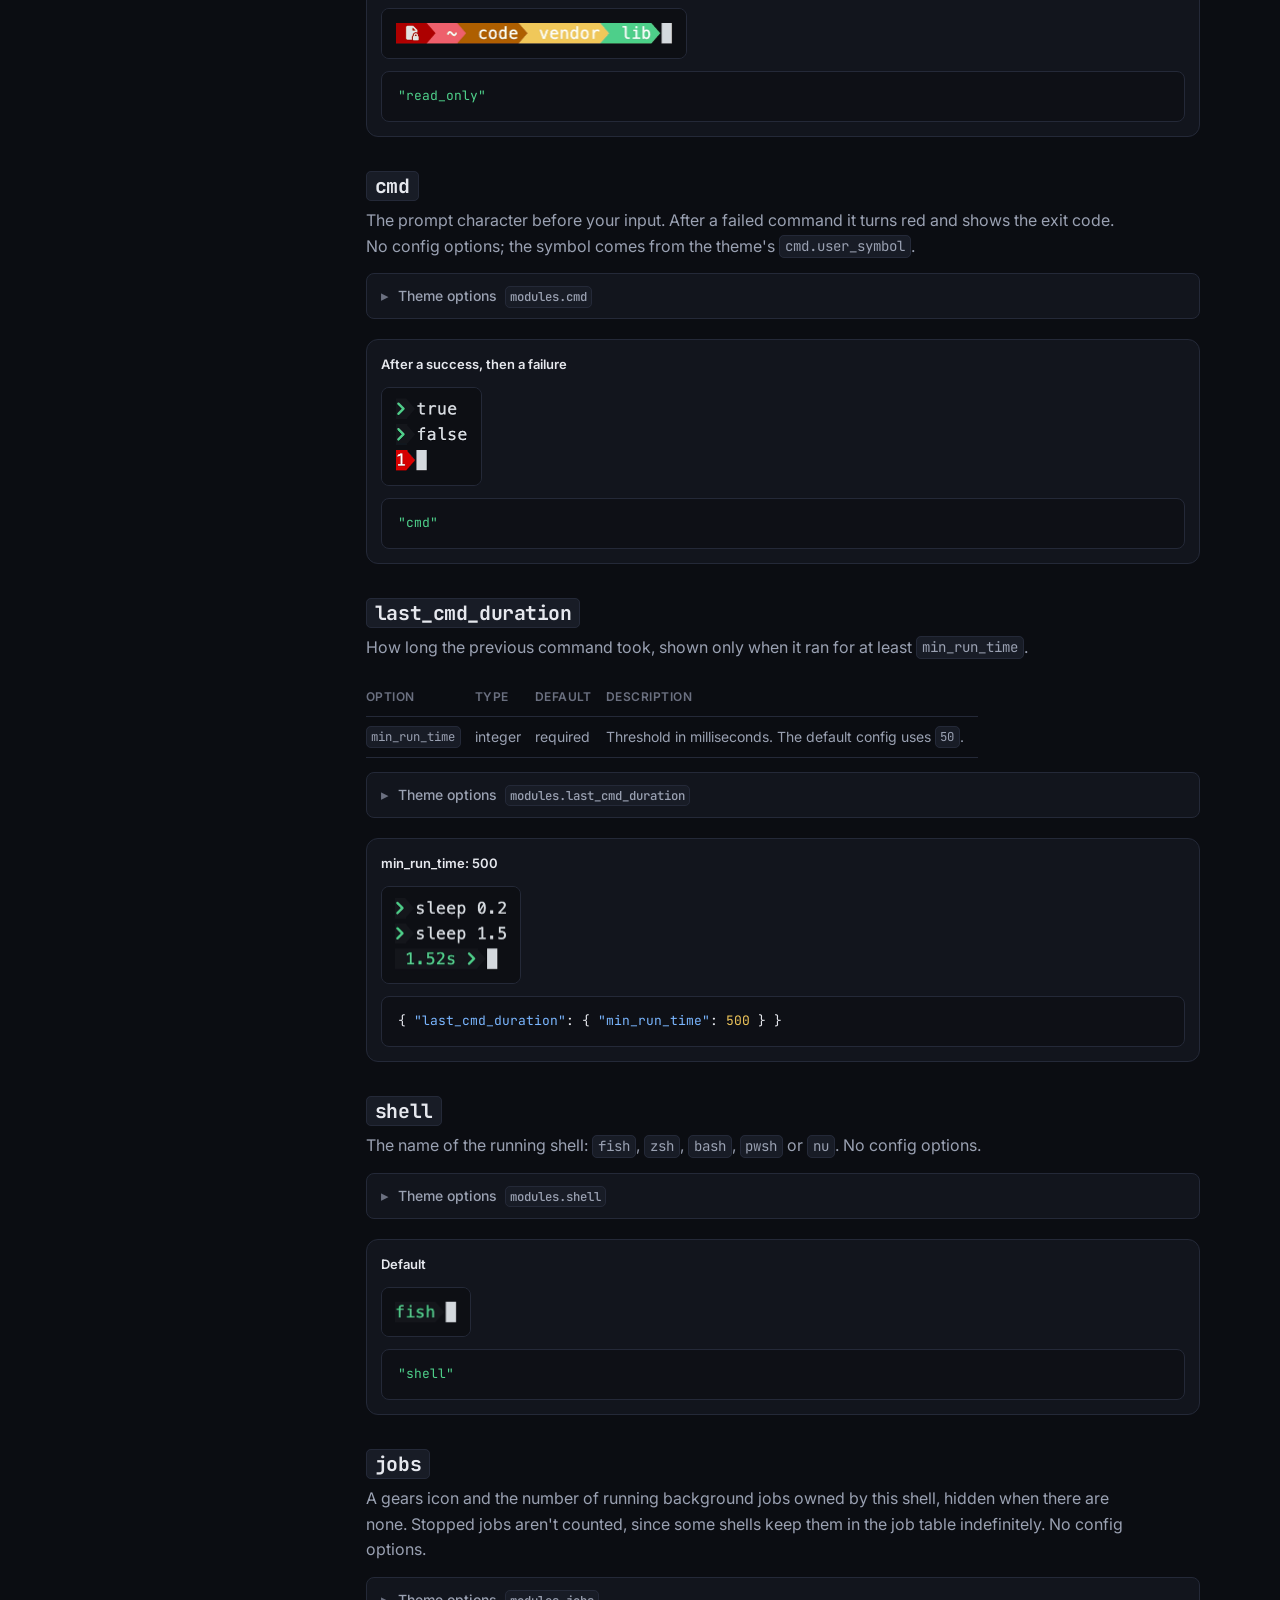
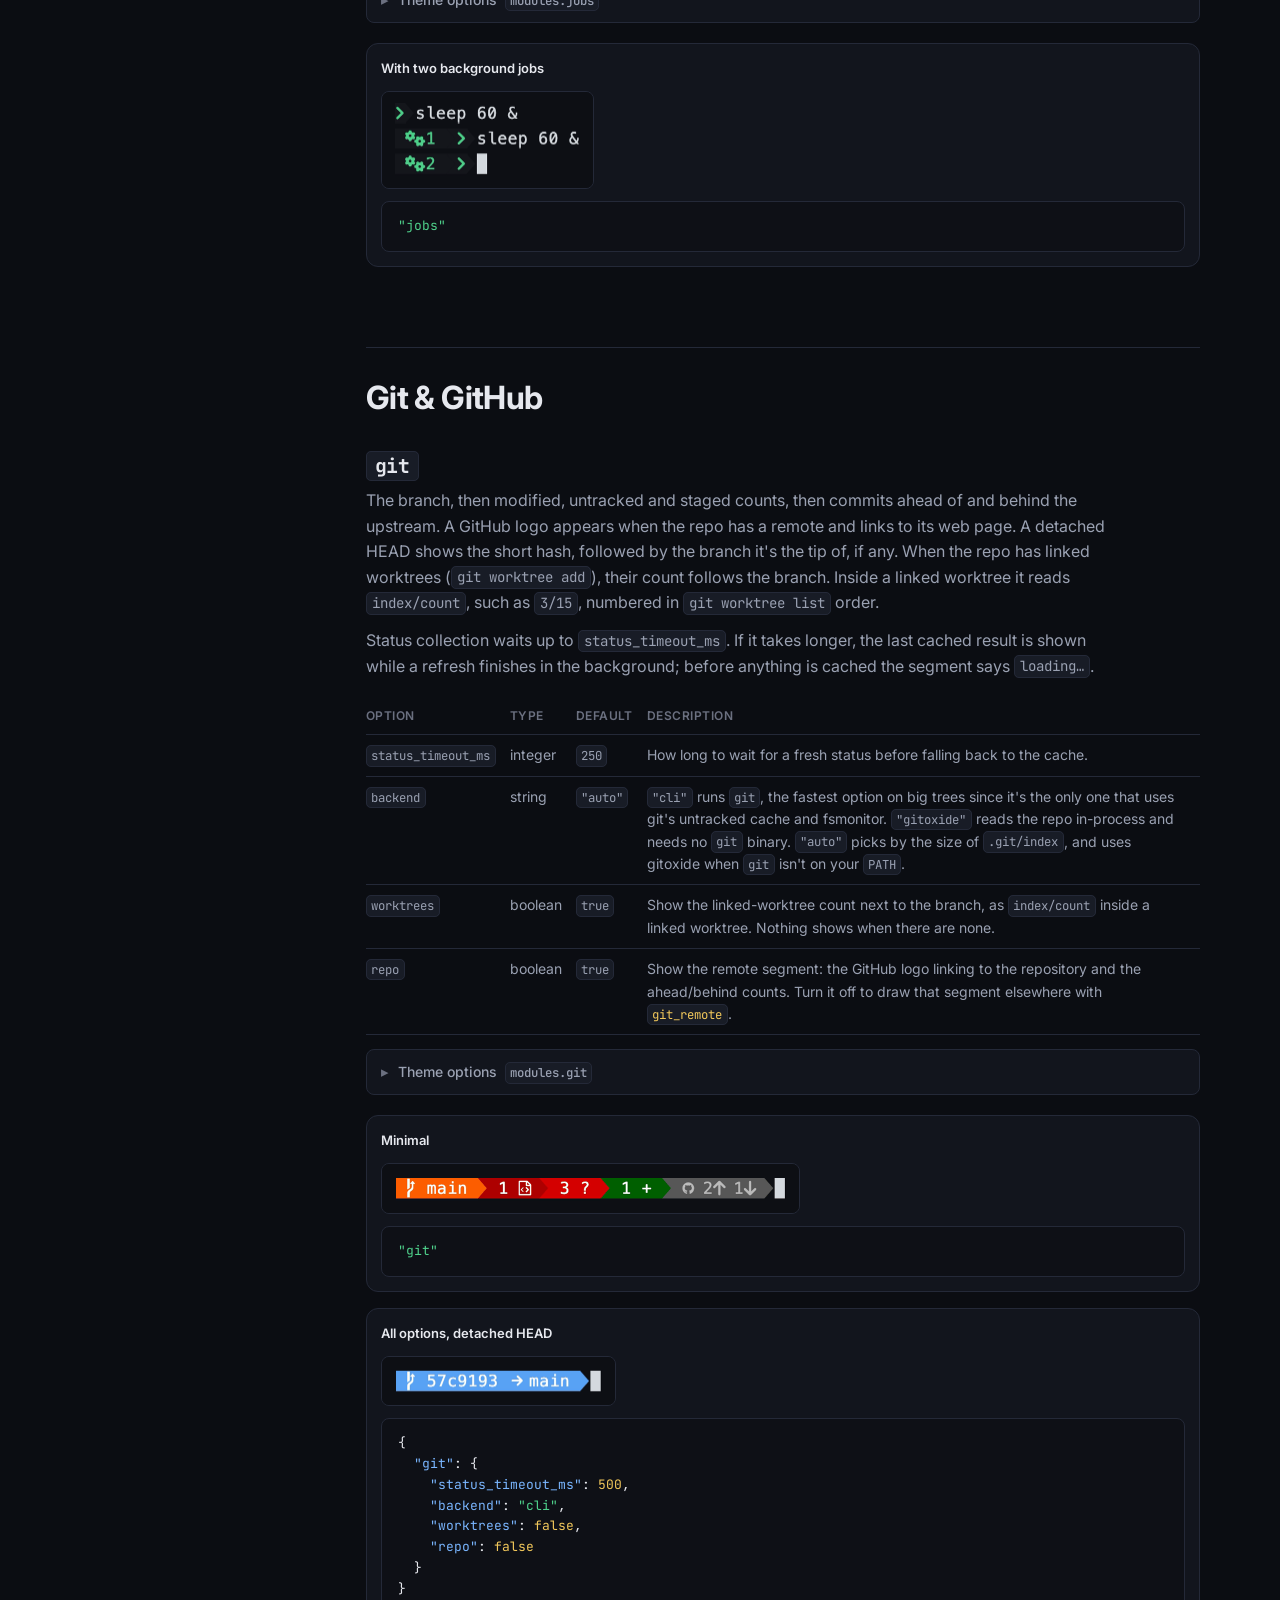
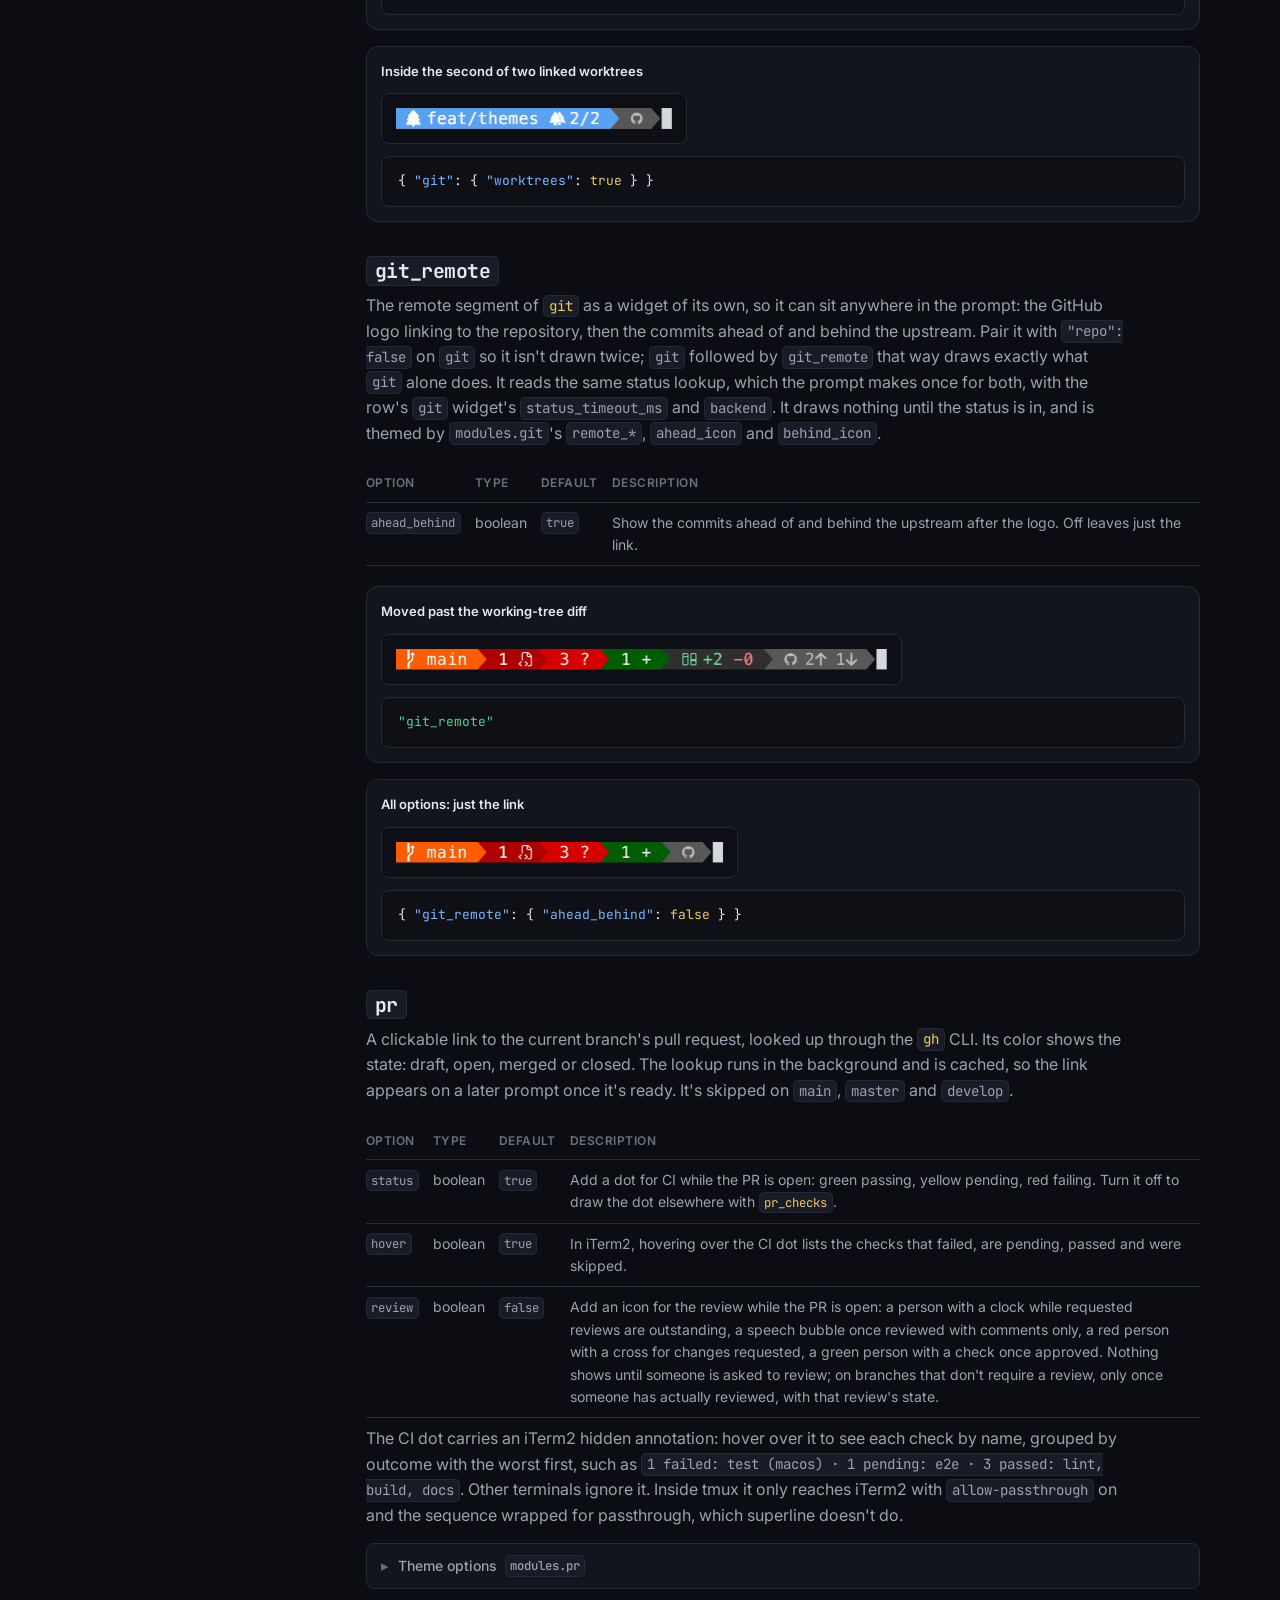
<file: site/config.html>
<!doctype html>
<html lang="en">
<head>
  <meta charset="utf-8">
  <meta name="viewport" content="width=device-width, initial-scale=1">
  <title>Configuration · superline</title>
  <meta name="description" content="Configure superline with superline config, a terminal editor with a live prompt preview, plus a reference for every module and option in the config file.">
  <meta property="og:title" content="Configuring superline">
  <meta property="og:description" content="Configure superline with superline config, a terminal editor with a live prompt preview, plus a reference for every module and option in the config file.">
  <meta property="og:image" content="https://alxhill.github.io/superline/img/hero.png">
  <meta name="color-scheme" content="dark">
  <link rel="icon" href="favicon.svg" type="image/svg+xml">
  <link rel="preconnect" href="https://fonts.googleapis.com">
  <link rel="preconnect" href="https://fonts.gstatic.com" crossorigin>
  <link href="https://fonts.googleapis.com/css2?family=Inter:wght@400;500;600;700&family=JetBrains+Mono:wght@400;600&display=swap" rel="stylesheet">
  <link rel="stylesheet" href="style.css?v=3">
</head>
<body>
  <header class="nav">
    <div class="wrap nav-inner">
      <a class="brand" href="./" aria-label="superline home">
        <span class="seg seg-a">super</span><span class="seg seg-b">line</span>
      </a>
      <nav>
        <a href="./#features">Features</a>
        <a href="./#install">Install</a>
        <a href="config.html" aria-current="page">Configuration</a>
        <a class="gh" href="https://github.com/alxhill/superline">GitHub</a>
      </nav>
    </div>
  </header>

  <main id="top">
    <section id="editor" class="wrap guide">
      <header class="doc-head">
        <h1>Configuration</h1>
        <p class="lede">
          Run <code>superline config</code> to set up your prompt in the terminal: add, move and tweak widgets and
          recolor a theme while a live preview redraws the prompt after every key. Below the editor guide, the
          <a href="#reference">reference</a> documents the config file itself, for when you'd rather edit the JSON by
          hand.
        </p>
      </header>

      <div class="guide-facts">
        <div class="card">
          <h3>Open it</h3>
          <p>
            <code>superline config</code> edits <code>~/.config/superline/config.json</code>, writing the default
            config first if there isn't one. <code>--config &lt;path&gt;</code> edits another file, and a symlinked
            config is saved through to the file it points at.
          </p>
        </div>
        <div class="card">
          <h3>Save it</h3>
          <p>
            <kbd>s</kbd> saves the config and any theme you changed, and the next prompt picks them up&mdash;no
            reload. <kbd>u</kbd> undoes, <kbd>U</kbd> redoes, and <kbd>q</kbd> asks before dropping unsaved changes.
          </p>
        </div>
        <div class="card">
          <h3>Keep your edits</h3>
          <p>
            Widgets, options and theme keys the editor doesn't know are kept exactly as written. <kbd>e</kbd> opens
            the file in <code>$EDITOR</code> and reloads it afterwards, and <kbd>?</kbd> lists every key.
          </p>
        </div>
      </div>

      <article id="editor-widgets" class="guide-step">
        <div class="guide-copy">
          <h2>Add and arrange widgets</h2>
          <p>
            The Layout page lists each row, its <code>left</code> and <code>right</code> sides, and the widgets on
            them, top to bottom. The last row is the one you type on. <kbd>a</kbd> opens a filterable list of every
            widget and adds your pick just below the cursor, so on a side's heading it goes first.
          </p>
        </div>
        <dl class="keys">
          <div><dt><kbd>&uarr;</kbd> <kbd>&darr;</kbd> <kbd>j</kbd> <kbd>k</kbd></dt><dd>Move the cursor.</dd></div>
          <div><dt><kbd>a</kbd></dt><dd>Add a widget below the cursor.</dd></div>
          <div><dt><kbd>d</kbd></dt><dd>Delete the widget, or the whole row.</dd></div>
          <div><dt><kbd>J</kbd> <kbd>K</kbd></dt><dd>Move the widget, across sides and rows. On a row, move the row.</dd></div>
          <div><dt><kbd>c</kbd></dt><dd>Duplicate the widget.</dd></div>
          <div><dt><kbd>n</kbd></dt><dd>Add a row below.</dd></div>
        </dl>
        <figure class="term"><a href="img/editor-widgets.gif" title="Open full size"><img src="img/editor-widgets.gif" width="1146" height="490" loading="lazy" alt="In superline config: adding the ai_usage widget after git and the time widget on the right side, moving time above cargo, saving, and quitting to a prompt that shows both."></a></figure>
      </article>

      <article id="editor-options" class="guide-step">
        <div class="guide-copy">
          <h2>Change a widget's options</h2>
          <p>
            <kbd>&#9166;</kbd> on a widget moves to its options, and on <strong>Settings</strong> to the theme and the
            update check. Each option shows its value, or its default in gray, with a line of help underneath. The
            preview picks up every change straight away, before anything is saved.
          </p>
        </div>
        <dl class="keys">
          <div><dt><kbd>&uarr;</kbd> <kbd>&darr;</kbd></dt><dd>Select an option.</dd></div>
          <div><dt><kbd>&#9166;</kbd> <kbd>space</kbd></dt><dd>Toggle a switch, cycle a choice, or type a new value.</dd></div>
          <div><dt><kbd>&larr;</kbd> <kbd>&rarr;</kbd></dt><dd>Cycle through the choices. On Settings, step through the themes; <kbd>&#9166;</kbd> there opens the theme picker.</dd></div>
          <div><dt><kbd>x</kbd></dt><dd>Reset the option to its default.</dd></div>
          <div><dt><kbd>esc</kbd></dt><dd>Back to the layout.</dd></div>
        </dl>
        <figure class="term"><a href="img/editor-options.gif" title="Open full size"><img src="img/editor-options.gif" width="1146" height="490" loading="lazy" alt="In superline config: opening the ai_usage widget's options, switching the provider to Codex and back, turning on the Fable window, and cycling the display through bar, capped bar, block and sparkline."></a></figure>
      </article>

      <article id="editor-theme" class="guide-step">
        <div class="guide-copy">
          <h2>Edit a theme</h2>
          <p>
            <kbd>2</kbd> opens the Theme page, which edits the theme file the config names one module at a time,
            with a swatch and the fallback for every property. <kbd>c</kbd> duplicates the open theme into a new
            file next to the config and points the config at it. <kbd>p</kbd> opens the theme picker, which lists the
            themes that come with superline and the theme files next to the config, and draws your prompt in each
            one as you move through them. <kbd>&#9166;</kbd> switches to it; a bundled theme gets a file next to the
            config only once you edit and save it. <kbd>c</kbd> duplicates the highlighted theme into a new file to edit.
            <kbd>&#9166;</kbd> on <code>theme</code> under Settings opens the same picker.
          </p>
        </div>
        <dl class="keys">
          <div><dt><kbd>2</kbd> <kbd>1</kbd></dt><dd>Theme page, and back to the layout. <kbd>t</kbd> switches.</dd></div>
          <div><dt><kbd>p</kbd></dt><dd>Pick a theme, previewing each one on your prompt. <kbd>i</kbd> types a file name instead.</dd></div>
          <div><dt><kbd>c</kbd> <kbd>n</kbd></dt><dd>Duplicate the theme into a new theme file. In the picker, <kbd>c</kbd> duplicates the highlighted theme.</dd></div>
          <div><dt><kbd>&#9166;</kbd></dt><dd>On a color, open the 256-color picker, which previews as you move; its <code>none</code> cell is the terminal's own color. On an icon, search every Nerd Font glyph.</dd></div>
          <div><dt><kbd>&larr;</kbd> <kbd>&rarr;</kbd></dt><dd>Step a color by one code.</dd></div>
          <div><dt><kbd>i</kbd></dt><dd>Type a color name, a 0&ndash;255 code, <code>none</code>, or text.</dd></div>
          <div><dt><kbd>x</kbd></dt><dd>Reset the property to its fallback.</dd></div>
          <div><dt><kbd>&#9166;</kbd> <kbd>space</kbd></dt><dd>On a <code>bold</code>, <code>italic</code> or <code>underline</code> switch, turn it on or off.</dd></div>
          <div><dt><kbd>&#9166;</kbd></dt><dd>On a color list, edit it one color per line: <kbd>a</kbd>/<kbd>I</kbd> add after or before, <kbd>d</kbd> delete, <kbd>J</kbd>/<kbd>K</kbd> move, <kbd>c</kbd> copy.</dd></div>
        </dl>
        <figure class="term"><a href="img/editor-theme.gif" title="Open full size"><img src="img/editor-theme.gif" width="1146" height="766" loading="lazy" alt="In superline config: switching to the Theme page, previewing the simple and gruvbox themes in the theme picker and switching to gruvbox, duplicating it into theme.json, and picking a new background for the git segment in the 256-color picker while the preview updates."></a></figure>
      </article>
    </section>

  <div class="wrap docs">
    <aside class="toc" aria-label="On this page">
      <p class="toc-title">Editor</p>
      <a href="#editor"><code>superline config</code></a>
      <a href="#editor-widgets">Widgets</a>
      <a href="#editor-options">Options</a>
      <a href="#editor-theme">Themes</a>
      <p class="toc-title">Basics</p>
      <a href="#file">The config file</a>
      <a href="#rows">Rows</a>
      <p class="toc-title">Layout</p>
      <a href="#separator"><code>separator</code></a>
      <a href="#spacers"><code>small_spacer</code> / <code>large_spacer</code></a>
      <a href="#padding"><code>padding</code></a>
      <p class="toc-title">Path &amp; prompt</p>
      <a href="#cwd"><code>cwd</code></a>
      <a href="#read_only"><code>read_only</code></a>
      <a href="#cmd"><code>cmd</code></a>
      <a href="#last_cmd_duration"><code>last_cmd_duration</code></a>
      <a href="#shell"><code>shell</code></a>
      <a href="#jobs"><code>jobs</code></a>
      <p class="toc-title">Git &amp; GitHub</p>
      <a href="#git"><code>git</code></a>
      <a href="#git_remote"><code>git_remote</code></a>
      <a href="#pr"><code>pr</code></a>
      <a href="#pr_checks"><code>pr_checks</code></a>
      <a href="#pr_diff"><code>pr_diff</code></a>
      <a href="#diff"><code>diff</code></a>
      <p class="toc-title">Languages</p>
      <a href="#languages">Shared behavior</a>
      <a href="#python"><code>python</code></a>
      <a href="#node"><code>node</code></a>
      <a href="#java"><code>java</code></a>
      <a href="#cargo"><code>cargo</code></a>
      <p class="toc-title">AI usage</p>
      <a href="#ai_usage"><code>ai_usage</code></a>
      <p class="toc-title">Claude Code</p>
      <a href="#claude-code">The status line</a>
      <a href="#claude_model"><code>claude_model</code></a>
      <a href="#claude_context"><code>claude_context</code></a>
      <a href="#claude_cost"><code>claude_cost</code></a>
      <a href="#claude_duration"><code>claude_duration</code></a>
      <a href="#claude_cache"><code>claude_cache</code></a>
      <a href="#claude_vim"><code>claude_vim</code></a>
      <a href="#claude_agent"><code>claude_agent</code></a>
      <a href="#claude_session"><code>claude_session</code></a>
      <p class="toc-title">System</p>
      <a href="#os"><code>os</code></a>
      <a href="#memory_usage"><code>memory_usage</code></a>
      <a href="#time"><code>time</code></a>
      <a href="#text"><code>text</code></a>
      <a href="#identity"><code>username</code>, <code>hostname</code>, <code>local_ip</code></a>
      <a href="#battery"><code>battery</code></a>
      <a href="#sudo"><code>sudo</code></a>
      <a href="#kubernetes"><code>kubernetes</code></a>
      <p class="toc-title">Reference</p>
      <a href="#themes">Themes</a>
      <a href="#colors">Colors</a>
      <a href="#commands">Commands</a>
    </aside>

    <div class="doc">
      <header class="doc-head" id="reference">
        <p class="eyebrow">Reference</p>
        <h2>Hand-editing the JSON</h2>
        <p class="lede">
          Everything the editor changes is plain JSON, and this reference documents the config file and every
          segment it can contain. Each entry lists the segment's options with their types and defaults, followed by
          examples. Each example pairs a screenshot with the JSON that produced it. Segments with several options
          have a minimal example and one that sets every option.
        </p>
      </header>

      <section id="file" class="component">
        <h2>The config file</h2>
        <p>
          On first run superline writes a default config to <code>~/.config/superline/config.json</code>. Changes
          take effect on the next prompt. <code>superline config</code> opens an interactive editor for it with a
          live preview of the prompt, and <code>superline show --config &lt;path&gt;</code> renders any other file.
        </p>
        <table class="opts">
          <thead><tr><th>Key</th><th>Type</th><th>Default</th><th>Description</th></tr></thead>
          <tbody>
            <tr><td><code>theme</code></td><td>string</td><td><code>"rainbow"</code></td><td>A path to a <a href="#themes">theme file</a>; <code>.json</code> is optional, so <code>"rainbow"</code> is <code>rainbow.json</code>.</td></tr>
            <tr><td><code>rows</code></td><td>array</td><td>required</td><td>The prompt's <a href="#rows">rows</a>, top to bottom.</td></tr>
            <tr><td><code>update.disable</code></td><td>boolean</td><td><code>false</code></td><td>Stop the once-a-day check for a newer release and the notice it prints above the prompt.</td></tr>
            <tr><td><code>update.auto</code></td><td>boolean</td><td><code>true</code></td><td>Install a newer release in the background instead of only announcing it. Prompts drawn while it installs show how far it has got, and the first prompt on the new version says it was upgraded. Set to <code>false</code> to only be notified. Applies to prebuilt release binaries (not Homebrew, which updates with <code>brew upgrade</code>); a build from source keeps showing the notice until <code>superline upgrade</code> replaces it.</td></tr>
          </tbody>
        </table>
        <p>
          Every module can be written as a bare string or as an object with options, so <code>"git"</code> and
          <code>{ "git": {} }</code> mean the same thing. Modules with required options must use the object form.
        </p>
        <p>
          Besides its own options, every module except <code>text</code>, <code>separator</code> and
          <code>padding</code> takes <code>padding</code>: where each segment it draws gets a space beside its
          text. <code>"small"</code> adds none, <code>"large"</code> one on each side, and <code>"left"</code> or
          <code>"right"</code> one on that side only, as in <code>{ "git": { "padding": "small" } }</code>.
          Without it, a module keeps its own spacing:
        </p>
        <table class="opts" id="padding-defaults">
          <thead><tr><th>Module</th><th>Padding when unset</th></tr></thead>
          <tbody>
            <tr><td><code>cwd</code>, <code>last_cmd_duration</code></td><td><code>left</code></td></tr>
            <tr><td><code>cmd</code>, <code>pr_checks</code>, <code>shell</code>, <code>small_spacer</code></td><td><code>small</code></td></tr>
            <tr><td><code>python</code></td><td><code>large</code>; venv label <code>right</code></td></tr>
            <tr><td>Every other module</td><td><code>large</code></td></tr>
          </tbody>
        </table>
        <p>
          The examples for each module show just that module's entry, to go in a row's <code>left</code> or
          <code>right</code> array; the screenshots include neighboring segments for context. Layout examples
          show a whole config, since they change how every segment around them is drawn.
        </p>
      </section>

      <section id="rows" class="component">
        <h2>Rows</h2>
        <p>
          Each row has a required <code>left</code> array and an optional <code>right</code> array of segments.
          Every row but the last is printed in full. The last row's <code>right</code> side is drawn by the
          shell's own right prompt (<code>fish_right_prompt</code>, zsh's <code>RPS1</code>, nushell's
          <code>PROMPT_COMMAND_RIGHT</code>), so it stays in place while you type. Bash and PowerShell have no right
          prompt, so on those shells the last row's <code>right</code> isn't shown.
        </p>
        <div class="examples">
          <div class="example" data-example="rows/two-rows">
  <div class="ex-label">Two rows, both sides</div>
  <figure class="term shot"><img src="img/config/rows-two-rows.png" width="948" height="74" loading="lazy" alt="The rows example: Two rows, both sides."></figure>
  <pre class="json"><code>{
  <span class="k">"theme"</span>: <span class="s">"rainbow"</span>,
  <span class="k">"rows"</span>: [
    {
      <span class="k">"left"</span>: [
        { <span class="k">"cwd"</span>: { <span class="k">"max_length"</span>: <span class="n">40</span>, <span class="k">"wanted_seg_num"</span>: <span class="n">3</span> } },
        <span class="s">"git"</span>
      ],
      <span class="k">"right"</span>: [
        { <span class="k">"separator"</span>: <span class="s">"round"</span> },
        <span class="s">"os"</span>,
        { <span class="k">"time"</span>: { <span class="k">"format"</span>: <span class="s">"%H:%M"</span> } },
        { <span class="k">"padding"</span>: <span class="n">0</span> }
      ]
    },
    {
      <span class="k">"left"</span>: [<span class="s">"shell"</span>, <span class="s">"cmd"</span>],
      <span class="k">"right"</span>: [
        { <span class="k">"separator"</span>: <span class="s">"round"</span> },
        <span class="s">"cargo"</span>,
        { <span class="k">"padding"</span>: <span class="n">0</span> }
      ]
    }
  ]
}</code></pre>
</div><!-- /example -->
        </div>
      </section>

      <h2 class="group">Layout</h2>
      <p class="group-intro">Layout segments control how other segments are grouped and joined. They can appear anywhere in a <code>left</code> or <code>right</code> array.</p>

      <section id="separator" class="component">
        <h3><code>separator</code></h3>
        <p>
          Sets the shape drawn between segments. It applies to every following segment on the same side until
          another <code>separator</code> changes it.
        </p>
        <table class="opts">
          <thead><tr><th>Value</th><th>Type</th><th>Default</th><th>Description</th></tr></thead>
          <tbody>
            <tr><td><code>separator</code></td><td>string</td><td><code>"chevron"</code></td><td><code>"chevron"</code>, <code>"round"</code>, or <code>"none"</code> for no glyph at all.</td></tr>
          </tbody>
        </table>
        <div class="examples">
          <div class="example" data-example="separator/chevron">
  <div class="ex-label">chevron (default)</div>
  <figure class="term shot"><img src="img/config/separator-chevron.png" width="325" height="49" loading="lazy" alt="The separator example: chevron (default)."></figure>
  <pre class="json"><code>{
  <span class="k">"rows"</span>: [
    {
      <span class="k">"left"</span>: [
        { <span class="k">"separator"</span>: <span class="s">"chevron"</span> },
        <span class="s">"os"</span>,
        { <span class="k">"cwd"</span>: { <span class="k">"max_length"</span>: <span class="n">40</span>, <span class="k">"wanted_seg_num"</span>: <span class="n">3</span> } },
        <span class="s">"shell"</span>
      ]
    }
  ]
}</code></pre>
</div><!-- /example -->
          <div class="example" data-example="separator/round">
  <div class="ex-label">round</div>
  <figure class="term shot"><img src="img/config/separator-round.png" width="325" height="49" loading="lazy" alt="The separator example: round."></figure>
  <pre class="json"><code>{
  <span class="k">"rows"</span>: [
    {
      <span class="k">"left"</span>: [
        { <span class="k">"separator"</span>: <span class="s">"round"</span> },
        <span class="s">"os"</span>,
        { <span class="k">"cwd"</span>: { <span class="k">"max_length"</span>: <span class="n">40</span>, <span class="k">"wanted_seg_num"</span>: <span class="n">3</span> } },
        <span class="s">"shell"</span>
      ]
    }
  ]
}</code></pre>
</div><!-- /example -->
          <div class="example" data-example="separator/none">
  <div class="ex-label">none</div>
  <figure class="term shot"><img src="img/config/separator-none.png" width="274" height="49" loading="lazy" alt="The separator example: none."></figure>
  <pre class="json"><code>{
  <span class="k">"rows"</span>: [
    {
      <span class="k">"left"</span>: [
        { <span class="k">"separator"</span>: <span class="s">"none"</span> },
        <span class="s">"os"</span>,
        { <span class="k">"cwd"</span>: { <span class="k">"max_length"</span>: <span class="n">40</span>, <span class="k">"wanted_seg_num"</span>: <span class="n">3</span> } },
        <span class="s">"shell"</span>
      ]
    }
  ]
}</code></pre>
</div><!-- /example -->
          <div class="example" data-example="separator/mixed">
  <div class="ex-label">Changing style mid-row</div>
  <figure class="term shot"><img src="img/config/separator-mixed.png" width="325" height="49" loading="lazy" alt="The separator example: Changing style mid-row."></figure>
  <pre class="json"><code>{
  <span class="k">"rows"</span>: [
    {
      <span class="k">"left"</span>: [
        <span class="s">"os"</span>,
        { <span class="k">"separator"</span>: <span class="s">"round"</span> },
        { <span class="k">"cwd"</span>: { <span class="k">"max_length"</span>: <span class="n">40</span>, <span class="k">"wanted_seg_num"</span>: <span class="n">3</span> } },
        { <span class="k">"separator"</span>: <span class="s">"chevron"</span> },
        <span class="s">"shell"</span>
      ]
    }
  ]
}</code></pre>
</div><!-- /example -->
        </div>
      </section>

      <section id="spacers" class="component">
        <h3><code>small_spacer</code> / <code>large_spacer</code></h3>
        <p>Blank segments with a black background, drawn as part of the current block. They take no options.</p>
        <details class="theme-opts" data-theme="spacer">
    <summary>Theme options <code>modules.spacer</code></summary>
    <table class="opts"><thead><tr><th>Property</th><th>Type</th><th>Styles</th><th>If unset</th></tr></thead><tbody><tr><td><code>fg</code></td><td>color</td><td>Unused by the blank segment, but accepted.</td><td><code>defaults.fg</code></td></tr><tr><td><code>bg</code></td><td>color</td><td>Spacer background.</td><td><code>defaults.bg</code></td></tr></tbody></table>
  </details><!-- /theme -->
        <div class="examples">
          <div class="example" data-example="spacers/small">
  <div class="ex-label">small_spacer</div>
  <figure class="term shot"><img src="img/config/spacers-small.png" width="304" height="49" loading="lazy" alt="The spacers example: small_spacer."></figure>
  <pre class="json"><code>{
  <span class="k">"rows"</span>: [
    {
      <span class="k">"left"</span>: [
        { <span class="k">"cwd"</span>: { <span class="k">"max_length"</span>: <span class="n">40</span>, <span class="k">"wanted_seg_num"</span>: <span class="n">1</span> } },
        <span class="s">"small_spacer"</span>,
        <span class="s">"shell"</span>
      ]
    }
  ]
}</code></pre>
</div><!-- /example -->
          <div class="example" data-example="spacers/large">
  <div class="ex-label">large_spacer</div>
  <figure class="term shot"><img src="img/config/spacers-large.png" width="325" height="49" loading="lazy" alt="The spacers example: large_spacer."></figure>
  <pre class="json"><code>{
  <span class="k">"rows"</span>: [
    {
      <span class="k">"left"</span>: [
        { <span class="k">"cwd"</span>: { <span class="k">"max_length"</span>: <span class="n">40</span>, <span class="k">"wanted_seg_num"</span>: <span class="n">1</span> } },
        <span class="s">"large_spacer"</span>,
        <span class="s">"shell"</span>
      ]
    }
  ]
}</code></pre>
</div><!-- /example -->
        </div>
      </section>

      <section id="padding" class="component">
        <h3><code>padding</code></h3>
        <p>
          Ends the current block and clears the background. The next segment starts a new block with a reversed
          separator. <code>0</code> is common at the end of a <code>right</code> array to close the last block.
        </p>
        <table class="opts">
          <thead><tr><th>Value</th><th>Type</th><th>Default</th><th>Description</th></tr></thead>
          <tbody>
            <tr><td><code>padding</code></td><td>integer</td><td>required</td><td>Width of the gap in cells.</td></tr>
          </tbody>
        </table>
        <div class="examples">
          <div class="example" data-example="padding/blocks">
  <div class="ex-label">Splitting a row into blocks</div>
  <figure class="term shot"><img src="img/config/padding-blocks.png" width="386" height="49" loading="lazy" alt="The padding example: Splitting a row into blocks."></figure>
  <pre class="json"><code>{
  <span class="k">"rows"</span>: [
    {
      <span class="k">"left"</span>: [
        { <span class="k">"separator"</span>: <span class="s">"round"</span> },
        { <span class="k">"padding"</span>: <span class="n">1</span> },
        { <span class="k">"cwd"</span>: { <span class="k">"max_length"</span>: <span class="n">40</span>, <span class="k">"wanted_seg_num"</span>: <span class="n">1</span> } },
        { <span class="k">"padding"</span>: <span class="n">3</span> },
        <span class="s">"os"</span>,
        <span class="s">"shell"</span>,
        { <span class="k">"padding"</span>: <span class="n">0</span> }
      ]
    }
  ]
}</code></pre>
</div><!-- /example -->
        </div>
      </section>

      <h2 class="group">Path &amp; prompt</h2>

      <section id="cwd" class="component">
        <h3><code>cwd</code></h3>
        <p>
          The current directory, one segment per path component, with your home directory shown as
          <code>~</code>. Once the path is longer than <code>max_length</code> characters and deeper than
          <code>wanted_seg_num</code> components, it's cut down to <code>wanted_seg_num</code> components: the
          first half, then <code>...</code>, then the rest.
        </p>
        <table class="opts">
          <thead><tr><th>Option</th><th>Type</th><th>Default</th><th>Description</th></tr></thead>
          <tbody>
            <tr><td><code>max_length</code></td><td>integer</td><td>required</td><td>Characters (after <code>~</code>) before the path is shortened.</td></tr>
            <tr><td><code>wanted_seg_num</code></td><td>integer</td><td>required</td><td>Components to keep once it is.</td></tr>
            <tr><td><code>resolve_symlinks</code></td><td>boolean</td><td><code>false</code></td><td>Show the resolved path instead of the path used to reach the directory. The example below sits in <code>~/work/current</code>, a link to a deep directory.</td></tr>
          </tbody>
        </table>
        <details class="theme-opts" data-theme="cwd">
    <summary>Theme options <code>modules.cwd</code></summary>
    <table class="opts"><thead><tr><th>Property</th><th>Type</th><th>Styles</th><th>If unset</th></tr></thead><tbody><tr><td><code>path_fg</code></td><td>color</td><td>Text of every path component.</td><td><code>defaults.fg</code></td></tr><tr><td><code>bg_colors</code></td><td>color list</td><td>Backgrounds for successive path components, repeating from the start when the path is longer.</td><td><code>[defaults.bg]</code></td></tr><tr><td><code>home_icon</code></td><td>string</td><td>Stands in for the home directory at the start of the path; "" hides it.</td><td><code>"~"</code></td></tr><tr><td><code>root_icon</code></td><td>string</td><td>Shown on its own at the filesystem root.</td><td><code>"~"</code></td></tr><tr><td><code>ellipsis_icon</code></td><td>string</td><td>Stands in for the components a long path leaves out.</td><td><code>"..."</code></td></tr></tbody></table>
  </details><!-- /theme -->
        <div class="examples">
          <div class="example" data-example="cwd/minimal">
  <div class="ex-label">Minimal</div>
  <figure class="term shot"><img src="img/config/cwd-minimal.png" width="437" height="49" loading="lazy" alt="The cwd example: Minimal."></figure>
  <pre class="json"><code>{ <span class="k">"cwd"</span>: { <span class="k">"max_length"</span>: <span class="n">60</span>, <span class="k">"wanted_seg_num"</span>: <span class="n">5</span> } }</code></pre>
</div><!-- /example -->
          <div class="example" data-example="cwd/full">
  <div class="ex-label">All options</div>
  <figure class="term shot"><img src="img/config/cwd-full.png" width="233" height="49" loading="lazy" alt="The cwd example: All options."></figure>
  <pre class="json"><code>{
  <span class="k">"cwd"</span>: {
    <span class="k">"max_length"</span>: <span class="n">30</span>,
    <span class="k">"wanted_seg_num"</span>: <span class="n">2</span>,
    <span class="k">"resolve_symlinks"</span>: <span class="n">true</span>
  }
}</code></pre>
</div><!-- /example -->
          <div class="example" data-example="cwd/padded">
  <div class="ex-label">A space on both sides of each component</div>
  <figure class="term shot"><img src="img/config/cwd-padded.png" width="499" height="49" loading="lazy" alt="The cwd example: A space on both sides of each component."></figure>
  <pre class="json"><code>{
  <span class="k">"cwd"</span>: {
    <span class="k">"max_length"</span>: <span class="n">60</span>,
    <span class="k">"wanted_seg_num"</span>: <span class="n">5</span>,
    <span class="k">"padding"</span>: <span class="s">"large"</span>
  }
}</code></pre>
</div><!-- /example -->
        </div>
      </section>

      <section id="read_only" class="component">
        <h3><code>read_only</code></h3>
        <p>A lock icon, shown when the current directory is not writable. No config options. Themed as <code>readonly</code>.</p>
        <details class="theme-opts" data-theme="readonly">
    <summary>Theme options <code>modules.readonly</code></summary>
    <table class="opts"><thead><tr><th>Property</th><th>Type</th><th>Styles</th><th>If unset</th></tr></thead><tbody><tr><td><code>fg</code></td><td>color</td><td>The lock icon.</td><td><code>defaults.fg</code></td></tr><tr><td><code>bg</code></td><td>color</td><td>Segment background.</td><td><code>defaults.bg</code></td></tr><tr><td><code>icon</code></td><td>string</td><td>The lock icon; "" hides the widget.</td><td>U+E0A2</td></tr></tbody></table>
  </details><!-- /theme -->
        <div class="examples">
          <div class="example" data-example="read_only/default">
  <div class="ex-label">In a read-only directory</div>
  <figure class="term shot"><img src="img/config/read_only-default.png" width="304" height="49" loading="lazy" alt="The read_only example: In a read-only directory."></figure>
  <pre class="json"><code><span class="s">"read_only"</span></code></pre>
</div><!-- /example -->
        </div>
      </section>

      <section id="cmd" class="component">
        <h3><code>cmd</code></h3>
        <p>
          The prompt character before your input. After a failed command it turns red and shows the exit code.
          No config options; the symbol comes from the theme's <code>cmd.user_symbol</code>.
        </p>
        <details class="theme-opts" data-theme="cmd">
    <summary>Theme options <code>modules.cmd</code></summary>
    <table class="opts"><thead><tr><th>Property</th><th>Type</th><th>Styles</th><th>If unset</th></tr></thead><tbody><tr><td><code>passed_fg</code></td><td>color</td><td>The prompt symbol after a successful command.</td><td><code>defaults.fg</code></td></tr><tr><td><code>passed_bg</code></td><td>color</td><td>Background after a successful command.</td><td><code>defaults.bg</code></td></tr><tr><td><code>failed_fg</code></td><td>color</td><td>The exit code after a failed command.</td><td><code>defaults.bg</code></td></tr><tr><td><code>failed_bg</code></td><td>color</td><td>Background after a failed command.</td><td><code>defaults.fg</code></td></tr><tr><td><code>user_symbol</code></td><td>string</td><td>The prompt symbol.</td><td><code>"$"</code></td></tr><tr><td><code>root_symbol</code></td><td>string</td><td>The prompt symbol when running as root.</td><td><code>"#"</code></td></tr></tbody></table>
  </details><!-- /theme -->
        <div class="examples">
          <div class="example" data-example="cmd/default">
  <div class="ex-label">After a success, then a failure</div>
  <figure class="term shot"><img src="img/config/cmd-default.png" width="99" height="96" loading="lazy" alt="The cmd example: After a success, then a failure."></figure>
  <pre class="json"><code><span class="s">"cmd"</span></code></pre>
</div><!-- /example -->
        </div>
      </section>

      <section id="last_cmd_duration" class="component">
        <h3><code>last_cmd_duration</code></h3>
        <p>How long the previous command took, shown only when it ran for at least <code>min_run_time</code>.</p>
        <table class="opts">
          <thead><tr><th>Option</th><th>Type</th><th>Default</th><th>Description</th></tr></thead>
          <tbody>
            <tr><td><code>min_run_time</code></td><td>integer</td><td>required</td><td>Threshold in milliseconds. The default config uses <code>50</code>.</td></tr>
          </tbody>
        </table>
        <details class="theme-opts" data-theme="last_cmd_duration">
    <summary>Theme options <code>modules.last_cmd_duration</code></summary>
    <table class="opts"><thead><tr><th>Property</th><th>Type</th><th>Styles</th><th>If unset</th></tr></thead><tbody><tr><td><code>fg</code></td><td>color</td><td>The duration text.</td><td><code>defaults.fg</code></td></tr><tr><td><code>bg</code></td><td>color</td><td>Segment background.</td><td><code>defaults.bg</code></td></tr><tr><td><code>time_icon</code></td><td>string</td><td>Icon after the duration.</td><td>U+F1ACC</td></tr></tbody></table>
  </details><!-- /theme -->
        <div class="examples">
          <div class="example" data-example="last_cmd_duration/default">
  <div class="ex-label">min_run_time: 500</div>
  <figure class="term shot"><img src="img/config/last_cmd_duration-default.png" width="138" height="96" loading="lazy" alt="The last_cmd_duration example: min_run_time: 500."></figure>
  <pre class="json"><code>{ <span class="k">"last_cmd_duration"</span>: { <span class="k">"min_run_time"</span>: <span class="n">500</span> } }</code></pre>
</div><!-- /example -->
        </div>
      </section>

      <section id="shell" class="component">
        <h3><code>shell</code></h3>
        <p>The name of the running shell: <code>fish</code>, <code>zsh</code>, <code>bash</code>, <code>pwsh</code> or <code>nu</code>. No config options.</p>
        <details class="theme-opts" data-theme="shell">
    <summary>Theme options <code>modules.shell</code></summary>
    <table class="opts"><thead><tr><th>Property</th><th>Type</th><th>Styles</th><th>If unset</th></tr></thead><tbody><tr><td><code>fg</code></td><td>color</td><td>The shell name.</td><td><code>defaults.fg</code></td></tr><tr><td><code>bg</code></td><td>color</td><td>Segment background.</td><td><code>defaults.bg</code></td></tr></tbody></table>
  </details><!-- /theme -->
        <div class="examples">
          <div class="example" data-example="shell/default">
  <div class="ex-label">Default</div>
  <figure class="term shot"><img src="img/config/shell-default.png" width="88" height="48" loading="lazy" alt="The shell example: Default."></figure>
  <pre class="json"><code><span class="s">"shell"</span></code></pre>
</div><!-- /example -->
        </div>
      </section>

      <section id="jobs" class="component">
        <h3><code>jobs</code></h3>
        <p>
          A gears icon and the number of running background jobs owned by this shell, hidden when there are none.
          Stopped jobs aren't counted, since some shells keep them in the job table indefinitely. No config options.
        </p>
        <details class="theme-opts" data-theme="jobs">
    <summary>Theme options <code>modules.jobs</code></summary>
    <table class="opts"><thead><tr><th>Property</th><th>Type</th><th>Styles</th><th>If unset</th></tr></thead><tbody><tr><td><code>fg</code></td><td>color</td><td>The icon and job count.</td><td><code>defaults.fg</code></td></tr><tr><td><code>bg</code></td><td>color</td><td>Segment background.</td><td><code>defaults.bg</code></td></tr><tr><td><code>icon</code></td><td>string</td><td>Icon before the job count.</td><td>U+F085</td></tr></tbody></table>
  </details><!-- /theme -->
        <div class="examples">
          <div class="example" data-example="jobs/default">
  <div class="ex-label">With two background jobs</div>
  <figure class="term shot"><img src="img/config/jobs-default.png" width="211" height="96" loading="lazy" alt="The jobs example: With two background jobs."></figure>
  <pre class="json"><code><span class="s">"jobs"</span></code></pre>
</div><!-- /example -->
        </div>
      </section>

      <h2 class="group">Git &amp; GitHub</h2>

      <section id="git" class="component">
        <h3><code>git</code></h3>
        <p>
          The branch, then modified, untracked and staged counts, then commits ahead of and behind the upstream.
          A GitHub logo appears when the repo has a remote and links to its web page. A detached HEAD shows the
          short hash, followed by the branch it's the tip of, if any. When the repo has linked worktrees
          (<code>git worktree add</code>), their count follows the branch. Inside a linked worktree it reads
          <code>index/count</code>, such as <code>3/15</code>, numbered in <code>git worktree list</code> order.
        </p>
        <p>
          Status collection waits up to <code>status_timeout_ms</code>. If it takes longer, the last cached result
          is shown while a refresh finishes in the background; before anything is cached the segment says
          <code>loading…</code>.
        </p>
        <table class="opts">
          <thead><tr><th>Option</th><th>Type</th><th>Default</th><th>Description</th></tr></thead>
          <tbody>
            <tr><td><code>status_timeout_ms</code></td><td>integer</td><td><code>250</code></td><td>How long to wait for a fresh status before falling back to the cache.</td></tr>
            <tr><td><code>backend</code></td><td>string</td><td><code>"auto"</code></td><td>
              <code>"cli"</code> runs <code>git</code>, the fastest option on big trees since it's the only one that uses git's untracked cache and fsmonitor.
              <code>"gitoxide"</code> reads the repo in-process and needs no <code>git</code> binary.
              <code>"auto"</code> picks by the size of <code>.git/index</code>, and uses gitoxide when <code>git</code> isn't on your <code>PATH</code>.
            </td></tr>
            <tr><td><code>worktrees</code></td><td>boolean</td><td><code>true</code></td><td>Show the linked-worktree count next to the branch, as <code>index/count</code> inside a linked worktree. Nothing shows when there are none.</td></tr>
            <tr><td><code>repo</code></td><td>boolean</td><td><code>true</code></td><td>Show the remote segment: the GitHub logo linking to the repository and the ahead/behind counts. Turn it off to draw that segment elsewhere with <a href="#git_remote"><code>git_remote</code></a>.</td></tr>
          </tbody>
        </table>
        <details class="theme-opts" data-theme="git">
    <summary>Theme options <code>modules.git</code></summary>
    <table class="opts"><thead><tr><th>Property</th><th>Type</th><th>Styles</th><th>If unset</th></tr></thead><tbody><tr><td><code>clean_fg</code></td><td>color</td><td>Branch name when the working tree is clean.</td><td><code>defaults.fg</code></td></tr><tr><td><code>clean_bg</code></td><td>color</td><td>Branch background when clean.</td><td><code>defaults.bg</code></td></tr><tr><td><code>dirty_fg</code></td><td>color</td><td>Branch name when there are changes.</td><td><code>defaults.fg</code></td></tr><tr><td><code>dirty_bg</code></td><td>color</td><td>Branch background when there are changes.</td><td><code>defaults.bg</code></td></tr><tr><td><code>notstaged_fg</code></td><td>color</td><td>Modified-file count.</td><td><code>defaults.fg</code></td></tr><tr><td><code>notstaged_bg</code></td><td>color</td><td>Modified-file background.</td><td><code>defaults.bg</code></td></tr><tr><td><code>untracked_fg</code></td><td>color</td><td>Untracked-file count.</td><td><code>defaults.fg</code></td></tr><tr><td><code>untracked_bg</code></td><td>color</td><td>Untracked-file background.</td><td><code>defaults.bg</code></td></tr><tr><td><code>staged_fg</code></td><td>color</td><td>Staged-file count.</td><td><code>defaults.fg</code></td></tr><tr><td><code>staged_bg</code></td><td>color</td><td>Staged-file background.</td><td><code>defaults.bg</code></td></tr><tr><td><code>conflicted_fg</code></td><td>color</td><td>Conflicted-file count.</td><td><code>defaults.fg</code></td></tr><tr><td><code>conflicted_bg</code></td><td>color</td><td>Conflicted-file background.</td><td><code>defaults.bg</code></td></tr><tr><td><code>remote_fg</code></td><td>color</td><td>GitHub logo and ahead/behind counts.</td><td><code>defaults.fg</code></td></tr><tr><td><code>remote_bg</code></td><td>color</td><td>Remote segment background.</td><td><code>defaults.bg</code></td></tr><tr><td><code>branch_icon</code></td><td>string</td><td>Icon before the branch name.</td><td>U+E0A0</td></tr><tr><td><code>linked_worktree_icon</code></td><td>string</td><td>Replaces branch_icon inside a linked worktree.</td><td>U+F1BB</td></tr><tr><td><code>detached_icon</code></td><td>string</td><td>Between a detached HEAD's commit and the branch it sits on.</td><td>U+F432</td></tr><tr><td><code>notstaged_icon</code></td><td>string</td><td>After the modified-file count.</td><td>U+EAE9</td></tr><tr><td><code>untracked_icon</code></td><td>string</td><td>After the untracked-file count.</td><td><code>"?"</code></td></tr><tr><td><code>staged_icon</code></td><td>string</td><td>After the staged-file count.</td><td><code>"+"</code></td></tr><tr><td><code>conflicted_icon</code></td><td>string</td><td>After the conflicted-file count.</td><td>U+273C</td></tr><tr><td><code>remote_icon</code></td><td>string</td><td>GitHub logo that opens the remote segment.</td><td>U+E709</td></tr><tr><td><code>ahead_icon</code></td><td>string</td><td>After the number of commits ahead of the upstream.</td><td>U+F062</td></tr><tr><td><code>behind_icon</code></td><td>string</td><td>After the number of commits behind the upstream.</td><td>U+F063</td></tr><tr><td><code>worktree_icon</code></td><td>string</td><td>Icon before the linked-worktree count (index/count inside a linked worktree) next to the branch. "" shows just the numbers.</td><td>U+F1897</td></tr></tbody></table>
  </details><!-- /theme -->
        <div class="examples">
          <div class="example" data-example="git/minimal">
  <div class="ex-label">Minimal</div>
  <figure class="term shot"><img src="img/config/git-minimal.png" width="417" height="49" loading="lazy" alt="The git example: Minimal."></figure>
  <pre class="json"><code><span class="s">"git"</span></code></pre>
</div><!-- /example -->
          <div class="example" data-example="git/full">
  <div class="ex-label">All options, detached HEAD</div>
  <figure class="term shot"><img src="img/config/git-full.png" width="233" height="48" loading="lazy" alt="The git example: All options, detached HEAD."></figure>
  <pre class="json"><code>{
  <span class="k">"git"</span>: {
    <span class="k">"status_timeout_ms"</span>: <span class="n">500</span>,
    <span class="k">"backend"</span>: <span class="s">"cli"</span>,
    <span class="k">"worktrees"</span>: <span class="n">false</span>,
    <span class="k">"repo"</span>: <span class="n">false</span>
  }
}</code></pre>
</div><!-- /example -->
          <div class="example" data-example="git/worktrees">
  <div class="ex-label">Inside the second of two linked worktrees</div>
  <figure class="term shot"><img src="img/config/git-worktrees.png" width="304" height="48" loading="lazy" alt="The git example: Inside the second of two linked worktrees."></figure>
  <pre class="json"><code>{ <span class="k">"git"</span>: { <span class="k">"worktrees"</span>: <span class="n">true</span> } }</code></pre>
</div><!-- /example -->
        </div>
      </section>

      <section id="git_remote" class="component">
        <h3><code>git_remote</code></h3>
        <p>
          The remote segment of <a href="#git"><code>git</code></a> as a widget of its own, so it can sit anywhere in
          the prompt: the GitHub logo linking to the repository, then the commits ahead of and behind the upstream.
          Pair it with <code>"repo": false</code> on <code>git</code> so it isn't drawn twice; <code>git</code>
          followed by <code>git_remote</code> that way draws exactly what <code>git</code> alone does. It reads the
          same status lookup, which the prompt makes once for both, with the row's <code>git</code> widget's
          <code>status_timeout_ms</code> and <code>backend</code>. It draws nothing until the status is in, and is
          themed by <code>modules.git</code>'s <code>remote_*</code>, <code>ahead_icon</code> and
          <code>behind_icon</code>.
        </p>
        <table class="opts">
          <thead><tr><th>Option</th><th>Type</th><th>Default</th><th>Description</th></tr></thead>
          <tbody>
            <tr><td><code>ahead_behind</code></td><td>boolean</td><td><code>true</code></td><td>Show the commits ahead of and behind the upstream after the logo. Off leaves just the link.</td></tr>
          </tbody>
        </table>
        <div class="examples">
          <div class="example" data-example="git_remote/minimal">
  <div class="ex-label">Moved past the working-tree diff</div>
  <figure class="term shot"><img src="img/config/git_remote-minimal.png" width="519" height="49" loading="lazy" alt="The git_remote example: Moved past the working-tree diff."></figure>
  <pre class="json"><code><span class="s">"git_remote"</span></code></pre>
</div><!-- /example -->
          <div class="example" data-example="git_remote/full">
  <div class="ex-label">All options: just the link</div>
  <figure class="term shot"><img src="img/config/git_remote-full.png" width="355" height="49" loading="lazy" alt="The git_remote example: All options: just the link."></figure>
  <pre class="json"><code>{ <span class="k">"git_remote"</span>: { <span class="k">"ahead_behind"</span>: <span class="n">false</span> } }</code></pre>
</div><!-- /example -->
        </div>
      </section>

      <section id="pr" class="component">
        <h3><code>pr</code></h3>
        <p>
          A clickable link to the current branch's pull request, looked up through the
          <a href="https://cli.github.com"><code>gh</code></a> CLI. Its color shows the state: draft, open,
          merged or closed. The lookup runs in the background and is cached, so the link appears on a later
          prompt once it's ready. It's skipped on <code>main</code>, <code>master</code> and <code>develop</code>.
        </p>
        <table class="opts">
          <thead><tr><th>Option</th><th>Type</th><th>Default</th><th>Description</th></tr></thead>
          <tbody>
            <tr><td><code>status</code></td><td>boolean</td><td><code>true</code></td><td>Add a dot for CI while the PR is open: green passing, yellow pending, red failing. Turn it off to draw the dot elsewhere with <a href="#pr_checks"><code>pr_checks</code></a>.</td></tr>
            <tr><td><code>hover</code></td><td>boolean</td><td><code>true</code></td><td>In iTerm2, hovering over the CI dot lists the checks that failed, are pending, passed and were skipped.</td></tr>
            <tr><td><code>review</code></td><td>boolean</td><td><code>false</code></td><td>Add an icon for the review while the PR is open: a person with a clock while requested reviews are outstanding, a speech bubble once reviewed with comments only, a red person with a cross for changes requested, a green person with a check once approved. Nothing shows until someone is asked to review; on branches that don't require a review, only once someone has actually reviewed, with that review's state.</td></tr>
          </tbody>
        </table>
        <p>
          The CI dot carries an iTerm2 hidden annotation: hover over it to see each check by name, grouped by
          outcome with the worst first, such as
          <code>1 failed: test (macos) · 1 pending: e2e · 3 passed: lint, build, docs</code>. Other terminals ignore
          it. Inside tmux it only reaches iTerm2 with <code>allow-passthrough</code> on and the sequence wrapped for
          passthrough, which superline doesn't do.
        </p>
        <details class="theme-opts" data-theme="pr">
    <summary>Theme options <code>modules.pr</code></summary>
    <table class="opts"><thead><tr><th>Property</th><th>Type</th><th>Styles</th><th>If unset</th></tr></thead><tbody><tr><td><code>draft_fg</code></td><td>color</td><td>Link text for a draft PR.</td><td><code>defaults.fg</code></td></tr><tr><td><code>draft_bg</code></td><td>color</td><td>Background for a draft PR.</td><td><code>defaults.bg</code></td></tr><tr><td><code>open_fg</code></td><td>color</td><td>Link text for an open PR.</td><td><code>defaults.fg</code></td></tr><tr><td><code>open_bg</code></td><td>color</td><td>Background for an open PR.</td><td><code>defaults.bg</code></td></tr><tr><td><code>merged_fg</code></td><td>color</td><td>Link text for a merged PR.</td><td><code>defaults.fg</code></td></tr><tr><td><code>merged_bg</code></td><td>color</td><td>Background for a merged PR.</td><td><code>defaults.bg</code></td></tr><tr><td><code>closed_fg</code></td><td>color</td><td>Link text for a closed PR.</td><td><code>defaults.fg</code></td></tr><tr><td><code>closed_bg</code></td><td>color</td><td>Background for a closed PR.</td><td><code>defaults.bg</code></td></tr><tr><td><code>status_success_fg</code></td><td>color</td><td>CI dot when checks pass.</td><td><code>defaults.fg</code></td></tr><tr><td><code>status_failure_fg</code></td><td>color</td><td>CI dot when checks fail.</td><td><code>defaults.fg</code></td></tr><tr><td><code>status_pending_fg</code></td><td>color</td><td>CI dot while checks run.</td><td><code>defaults.fg</code></td></tr><tr><td><code>review_pending_fg</code></td><td>color</td><td>Review icon while requested reviews are outstanding.</td><td><code>defaults.fg</code></td></tr><tr><td><code>review_commented_fg</code></td><td>color</td><td>Review icon once reviewed with comments only.</td><td><code>defaults.fg</code></td></tr><tr><td><code>review_changes_requested_fg</code></td><td>color</td><td>Review icon when a reviewer requested changes.</td><td><code>defaults.fg</code></td></tr><tr><td><code>review_approved_fg</code></td><td>color</td><td>Review icon once approved.</td><td><code>defaults.fg</code></td></tr><tr><td><code>icon</code></td><td>string</td><td>Icon before the PR number.</td><td>U+EA64</td></tr><tr><td><code>status_icon</code></td><td>string</td><td>The CI dot.</td><td><code>"●"</code></td></tr><tr><td><code>review_pending_icon</code></td><td>string</td><td>Review icon while requested reviews are outstanding.</td><td>U+F0B56</td></tr><tr><td><code>review_commented_icon</code></td><td>string</td><td>Review icon once reviewed with comments only.</td><td>U+F017B</td></tr><tr><td><code>review_changes_requested_icon</code></td><td>string</td><td>Review icon when a reviewer requested changes.</td><td>U+F0015</td></tr><tr><td><code>review_approved_icon</code></td><td>string</td><td>Review icon once approved.</td><td>U+F0008</td></tr></tbody></table>
  </details><!-- /theme -->
        <div class="examples">
          <div class="example" data-example="pr/minimal">
  <div class="ex-label">Minimal: open PR, checks passing</div>
  <figure class="term shot"><img src="img/config/pr-minimal.png" width="458" height="48" loading="lazy" alt="The pr example: Minimal: open PR, checks passing."></figure>
  <pre class="json"><code><span class="s">"pr"</span></code></pre>
</div><!-- /example -->
          <div class="example" data-example="pr/review">
  <div class="ex-label">Approved, checks passing</div>
  <figure class="term shot"><img src="img/config/pr-review.png" width="376" height="48" loading="lazy" alt="The pr example: Approved, checks passing."></figure>
  <pre class="json"><code>{ <span class="k">"pr"</span>: { <span class="k">"review"</span>: <span class="n">true</span> } }</code></pre>
</div><!-- /example -->
          <div class="example" data-example="pr/full">
  <div class="ex-label">All options: CI dot and hover text off, review icon on</div>
  <figure class="term shot"><img src="img/config/pr-full.png" width="355" height="48" loading="lazy" alt="The pr example: All options: CI dot and hover text off, review icon on."></figure>
  <pre class="json"><code>{ <span class="k">"pr"</span>: { <span class="k">"status"</span>: <span class="n">false</span>, <span class="k">"hover"</span>: <span class="n">false</span>, <span class="k">"review"</span>: <span class="n">true</span> } }</code></pre>
</div><!-- /example -->
        </div>
      </section>

      <section id="pr_checks" class="component">
        <h3><code>pr_checks</code></h3>
        <p>
          The CI dot of <a href="#pr"><code>pr</code></a> as a segment of its own, linking to the PR's checks page.
          It sits on the PR state's background, so right after <code>{ "pr": { "status": false } }</code> it reads
          as part of the PR, and it can go anywhere else too. Like the dot it only shows while the PR is open or a
          draft and has checks, and it reads the same cached <code>gh</code> lookup as <code>pr</code>. It is themed by
          <code>modules.pr</code>'s <code>status_icon</code> and <code>status_*_fg</code>, and its padding defaults to
          <code>small</code>.
        </p>
        <table class="opts">
          <thead><tr><th>Option</th><th>Type</th><th>Default</th><th>Description</th></tr></thead>
          <tbody>
            <tr><td><code>review</code></td><td>boolean</td><td><code>false</code></td><td>Add the review icon after the dot, as <a href="#pr"><code>pr</code></a>'s <code>review</code> option does.</td></tr>
          </tbody>
        </table>
        <div class="examples">
          <div class="example" data-example="pr_checks/minimal">
  <div class="ex-label">After the PR's line counts</div>
  <figure class="term shot"><img src="img/config/pr_checks-minimal.png" width="591" height="48" loading="lazy" alt="The pr_checks example: After the PR&#x27;s line counts."></figure>
  <pre class="json"><code><span class="s">"pr_checks"</span></code></pre>
</div><!-- /example -->
          <div class="example" data-example="pr_checks/review">
  <div class="ex-label">With the review icon</div>
  <figure class="term shot"><img src="img/config/pr_checks-review.png" width="376" height="48" loading="lazy" alt="The pr_checks example: With the review icon."></figure>
  <pre class="json"><code>{ <span class="k">"pr_checks"</span>: { <span class="k">"review"</span>: <span class="n">true</span> } }</code></pre>
</div><!-- /example -->
        </div>
      </section>

      <section id="pr_diff" class="component">
        <h3><code>pr_diff</code></h3>
        <p>
          The lines added and deleted in the current branch's pull request, such as <code>+426 -35</code>, in a
          segment of its own. It reads the same cached <code>gh</code> lookup as <a href="#pr"><code>pr</code></a>,
          so it appears alongside it and costs no extra requests. No config options.
        </p>
        <details class="theme-opts" data-theme="pr_diff">
    <summary>Theme options <code>modules.pr_diff</code></summary>
    <table class="opts"><thead><tr><th>Property</th><th>Type</th><th>Styles</th><th>If unset</th></tr></thead><tbody><tr><td><code>added_fg</code></td><td>color</td><td>The count of lines added.</td><td><code>"green"</code></td></tr><tr><td><code>removed_fg</code></td><td>color</td><td>The count of lines deleted.</td><td><code>"red"</code></td></tr><tr><td><code>bg</code></td><td>color</td><td>Background of the segment.</td><td><code>defaults.bg</code></td></tr><tr><td><code>icon</code></td><td>string</td><td>Before the counts; "" hides it.</td><td>U+EAFD</td></tr></tbody></table>
  </details><!-- /theme -->
        <div class="examples">
          <div class="example" data-example="pr_diff/minimal">
  <div class="ex-label">Next to the PR it counts</div>
  <figure class="term shot"><img src="img/config/pr_diff-minimal.png" width="591" height="48" loading="lazy" alt="The pr_diff example: Next to the PR it counts."></figure>
  <pre class="json"><code><span class="s">"pr_diff"</span></code></pre>
</div><!-- /example -->
        </div>
      </section>

      <section id="diff" class="component">
        <h3><code>diff</code></h3>
        <p>
          Lines added and removed, such as <code>+412 -87</code>, each in its own color. In a shell prompt it counts
          the working tree's uncommitted changes against <code>HEAD</code>, staged or not; untracked files aren't
          counted. In the <a href="#claude-code">Claude Code status line</a> it shows the lines the session has
          changed instead. Nothing shows when both are zero. No config options; <code>claude_lines</code> is an
          older name for it.
        </p>
        <details class="theme-opts" data-theme="diff">
    <summary>Theme options <code>modules.diff</code></summary>
    <table class="opts"><thead><tr><th>Property</th><th>Type</th><th>Styles</th><th>If unset</th></tr></thead><tbody><tr><td><code>added_fg</code></td><td>color</td><td>The count of lines added.</td><td><code>"green"</code></td></tr><tr><td><code>removed_fg</code></td><td>color</td><td>The count of lines removed.</td><td><code>"red"</code></td></tr><tr><td><code>bg</code></td><td>color</td><td>Segment background.</td><td><code>defaults.bg</code></td></tr><tr><td><code>icon</code></td><td>string</td><td>Before the counts; "" hides it.</td><td>U+EAE1</td></tr></tbody></table>
    <p class="note">Also read from <code>modules.claude_lines</code>, the key this module had before it was renamed.</p>
  </details><!-- /theme -->
        <div class="examples">
          <div class="example" data-example="diff/minimal">
  <div class="ex-label">Uncommitted changes in a shell prompt</div>
  <figure class="term shot"><img src="img/config/diff-minimal.png" width="519" height="49" loading="lazy" alt="The diff example: Uncommitted changes in a shell prompt."></figure>
  <pre class="json"><code><span class="s">"diff"</span></code></pre>
</div><!-- /example -->
        </div>
      </section>

      <h2 class="group" id="languages">Languages</h2>
      <div class="component">
        <p>
          <code>python</code>, <code>node</code>, <code>java</code> and <code>cargo</code> each show their logo when
          the current directory belongs to a project, and add the version when one is pinned.
        </p>
        <p>
          Versions come first from <a href="https://mise.jdx.dev">mise</a> configs (<code>mise.toml</code>,
          <code>.mise.toml</code>, <code>.config/mise/config.toml</code>, <code>.tool-versions</code> and their
          <code>.local</code> variants), searched upwards from the current directory. A mise version beats one from
          a language-specific file, and is marked with a tools icon (Nerd Font <code>md-tools</code>, U+F1064), which themes can change or hide with each
          module's <code>mise_icon</code>. The global mise config in <code>$HOME</code> is ignored, so a global
          pin doesn't make the modules appear in every directory.
        </p>
      </div>

      <section id="python" class="component">
        <h3><code>python</code></h3>
        <p>
          Detects an active virtualenv (venv, conda or mamba), or a directory with a <code>.python-version</code>
          or <code>pyproject.toml</code>. Inside a venv the version is the interpreter the env was built from, read
          from <code>pyvenv.cfg</code> or <code>conda-meta</code>. Outside one it's the pinned version. Also
          accepted as <code>python_env</code>.
        </p>
        <table class="opts">
          <thead><tr><th>Option</th><th>Type</th><th>Default</th><th>Description</th></tr></thead>
          <tbody>
            <tr><td><code>version</code></td><td>boolean</td><td><code>true</code></td><td>Show the Python version.</td></tr>
            <tr><td><code>venv</code></td><td>boolean</td><td><code>true</code></td><td>Show the active env's name.</td></tr>
          </tbody>
        </table>
        <details class="theme-opts" data-theme="python">
    <summary>Theme options <code>modules.python</code></summary>
    <table class="opts"><thead><tr><th>Property</th><th>Type</th><th>Styles</th><th>If unset</th></tr></thead><tbody><tr><td><code>env_fg</code></td><td>color</td><td>Logo, venv name and pinned version.</td><td><code>defaults.fg</code></td></tr><tr><td><code>env_bg</code></td><td>color</td><td>Background of that segment.</td><td><code>defaults.bg</code></td></tr><tr><td><code>version_fg</code></td><td>color</td><td>Interpreter version shown next to an active venv.</td><td><code>defaults.fg</code></td></tr><tr><td><code>version_bg</code></td><td>color</td><td>Background of the version segment.</td><td><code>defaults.bg</code></td></tr><tr><td><code>mise_icon</code></td><td>string</td><td>Marker for a version pinned by mise; "" hides it.</td><td>U+F1064</td></tr><tr><td><code>icon</code></td><td>string</td><td>The Python logo.</td><td>U+E73C</td></tr><tr><td><code>pyproject_icon</code></td><td>string</td><td>After the logo in a directory with a pyproject.toml.</td><td>U+F150E</td></tr></tbody></table>
    <p class="note">Also read from <code>modules.py</code>, the key this module had before it was renamed.</p>
  </details><!-- /theme -->
        <div class="examples">
          <div class="example" data-example="python/minimal">
  <div class="ex-label">Minimal, in an active venv</div>
  <figure class="term shot"><img src="img/config/python-minimal.png" width="243" height="48" loading="lazy" alt="The python example: Minimal, in an active venv."></figure>
  <pre class="json"><code><span class="s">"python"</span></code></pre>
</div><!-- /example -->
          <div class="example" data-example="python/project">
  <div class="ex-label">Minimal, pinned project without a venv</div>
  <figure class="term shot"><img src="img/config/python-project.png" width="171" height="48" loading="lazy" alt="The python example: Minimal, pinned project without a venv."></figure>
  <pre class="json"><code><span class="s">"python"</span></code></pre>
</div><!-- /example -->
          <div class="example" data-example="python/full">
  <div class="ex-label">All options</div>
  <figure class="term shot"><img src="img/config/python-full.png" width="181" height="48" loading="lazy" alt="The python example: All options."></figure>
  <pre class="json"><code>{ <span class="k">"python"</span>: { <span class="k">"version"</span>: <span class="n">true</span>, <span class="k">"venv"</span>: <span class="n">false</span> } }</code></pre>
</div><!-- /example -->
        </div>
      </section>

      <section id="node" class="component">
        <h3><code>node</code></h3>
        <p>
          Detects the version nvm has activated, a mise pin, or an <code>.nvmrc</code>. A version that only comes
          from <code>.nvmrc</code> gets a darker background, since nothing has activated it. Also accepted as
          <code>nvm</code>.
        </p>
        <table class="opts">
          <thead><tr><th>Option</th><th>Type</th><th>Default</th><th>Description</th></tr></thead>
          <tbody>
            <tr><td><code>version</code></td><td>boolean</td><td><code>true</code></td><td>Show the Node version.</td></tr>
          </tbody>
        </table>
        <details class="theme-opts" data-theme="node">
    <summary>Theme options <code>modules.node</code></summary>
    <table class="opts"><thead><tr><th>Property</th><th>Type</th><th>Styles</th><th>If unset</th></tr></thead><tbody><tr><td><code>fg</code></td><td>color</td><td>Logo and version.</td><td><code>defaults.fg</code></td></tr><tr><td><code>bg</code></td><td>color</td><td>Background for a version nvm or mise has activated.</td><td><code>defaults.bg</code></td></tr><tr><td><code>inactive_bg</code></td><td>color</td><td>Background for a version that only comes from .nvmrc.</td><td><code>defaults.bg</code></td></tr><tr><td><code>mise_icon</code></td><td>string</td><td>Marker for a version pinned by mise; "" hides it.</td><td>U+F1064</td></tr><tr><td><code>icon</code></td><td>string</td><td>The Node.js logo.</td><td>U+ED0D</td></tr></tbody></table>
    <p class="note">Also read from <code>modules.nvm</code>, the key this module had before it was renamed.</p>
  </details><!-- /theme -->
        <div class="examples">
          <div class="example" data-example="node/minimal">
  <div class="ex-label">Minimal</div>
  <figure class="term shot"><img src="img/config/node-minimal.png" width="161" height="48" loading="lazy" alt="The node example: Minimal."></figure>
  <pre class="json"><code><span class="s">"node"</span></code></pre>
</div><!-- /example -->
          <div class="example" data-example="node/full">
  <div class="ex-label">All options</div>
  <figure class="term shot"><img src="img/config/node-full.png" width="79" height="48" loading="lazy" alt="The node example: All options."></figure>
  <pre class="json"><code>{ <span class="k">"node"</span>: { <span class="k">"version"</span>: <span class="n">false</span> } }</code></pre>
</div><!-- /example -->
        </div>
      </section>

      <section id="java" class="component">
        <h3><code>java</code></h3>
        <p>
          Detects a mise pin, or the <code>.sdkmanrc</code> that sdkman's auto-env has exported for the current
          directory (through <code>SDKMAN_ENV</code>). Shows the major version and the JDK distribution. Also
          accepted as <code>sdkman</code>.
        </p>
        <table class="opts">
          <thead><tr><th>Option</th><th>Type</th><th>Default</th><th>Description</th></tr></thead>
          <tbody>
            <tr><td><code>version</code></td><td>boolean</td><td><code>true</code></td><td>Show the major version.</td></tr>
            <tr><td><code>jdk</code></td><td>boolean</td><td><code>true</code></td><td>Show the distribution (Temurin, Corretto, ...).</td></tr>
          </tbody>
        </table>
        <details class="theme-opts" data-theme="java">
    <summary>Theme options <code>modules.java</code></summary>
    <table class="opts"><thead><tr><th>Property</th><th>Type</th><th>Styles</th><th>If unset</th></tr></thead><tbody><tr><td><code>fg</code></td><td>color</td><td>Logo, version and distribution.</td><td><code>defaults.fg</code></td></tr><tr><td><code>bg</code></td><td>color</td><td>Segment background.</td><td><code>defaults.bg</code></td></tr><tr><td><code>mise_icon</code></td><td>string</td><td>Marker for a version pinned by mise; "" hides it. Read from java only.</td><td>U+F1064</td></tr><tr><td><code>icon</code></td><td>string</td><td>The Java logo.</td><td>U+F0176</td></tr></tbody></table>
    <p class="note">Also read from <code>modules.sdkman</code>, the key this module had before it was renamed.</p>
  </details><!-- /theme -->
        <div class="examples">
          <div class="example" data-example="java/minimal">
  <div class="ex-label">Minimal</div>
  <figure class="term shot"><img src="img/config/java-minimal.png" width="192" height="48" loading="lazy" alt="The java example: Minimal."></figure>
  <pre class="json"><code><span class="s">"java"</span></code></pre>
</div><!-- /example -->
          <div class="example" data-example="java/full">
  <div class="ex-label">All options</div>
  <figure class="term shot"><img src="img/config/java-full.png" width="110" height="48" loading="lazy" alt="The java example: All options."></figure>
  <pre class="json"><code>{ <span class="k">"java"</span>: { <span class="k">"version"</span>: <span class="n">true</span>, <span class="k">"jdk"</span>: <span class="n">false</span> } }</code></pre>
</div><!-- /example -->
        </div>
      </section>

      <section id="cargo" class="component">
        <h3><code>cargo</code></h3>
        <p>
          Detects a <code>Cargo.toml</code> in the current directory. The version is a mise pin, or the channel from
          <code>rust-toolchain.toml</code> (or the legacy <code>rust-toolchain</code>), searched upwards as rustup
          does so workspace members pick up the root's pin.
        </p>
        <table class="opts">
          <thead><tr><th>Option</th><th>Type</th><th>Default</th><th>Description</th></tr></thead>
          <tbody>
            <tr><td><code>version</code></td><td>boolean</td><td><code>true</code></td><td>Show the toolchain version. The mise marker stays either way.</td></tr>
          </tbody>
        </table>
        <details class="theme-opts" data-theme="cargo">
    <summary>Theme options <code>modules.cargo</code></summary>
    <table class="opts"><thead><tr><th>Property</th><th>Type</th><th>Styles</th><th>If unset</th></tr></thead><tbody><tr><td><code>fg</code></td><td>color</td><td>Logo and toolchain version.</td><td><code>defaults.fg</code></td></tr><tr><td><code>bg</code></td><td>color</td><td>Segment background.</td><td><code>defaults.bg</code></td></tr><tr><td><code>mise_icon</code></td><td>string</td><td>Marker for a version pinned by mise; "" hides it.</td><td>U+F1064</td></tr><tr><td><code>icon</code></td><td>string</td><td>The Rust logo.</td><td>U+E68B</td></tr></tbody></table>
  </details><!-- /theme -->
        <div class="examples">
          <div class="example" data-example="cargo/minimal">
  <div class="ex-label">Minimal, rust-toolchain.toml</div>
  <figure class="term shot"><img src="img/config/cargo-minimal.png" width="151" height="48" loading="lazy" alt="The cargo example: Minimal, rust-toolchain.toml."></figure>
  <pre class="json"><code><span class="s">"cargo"</span></code></pre>
</div><!-- /example -->
          <div class="example" data-example="cargo/mise">
  <div class="ex-label">Minimal, pinned by mise</div>
  <figure class="term shot"><img src="img/config/cargo-mise.png" width="171" height="48" loading="lazy" alt="The cargo example: Minimal, pinned by mise."></figure>
  <pre class="json"><code><span class="s">"cargo"</span></code></pre>
</div><!-- /example -->
          <div class="example" data-example="cargo/full">
  <div class="ex-label">All options</div>
  <figure class="term shot"><img src="img/config/cargo-full.png" width="79" height="48" loading="lazy" alt="The cargo example: All options."></figure>
  <pre class="json"><code>{ <span class="k">"cargo"</span>: { <span class="k">"version"</span>: <span class="n">false</span> } }</code></pre>
</div><!-- /example -->
        </div>
      </section>

      <h2 class="group">AI usage</h2>

      <section id="ai_usage" class="component">
        <h3><code>ai_usage</code></h3>
        <p>
          Claude or Codex subscription usage, read through the provider's CLI on your <code>PATH</code>. It's
          refreshed in the background and cached, so rendering never waits on the provider. Add the module more
          than once to show both providers, or the same one in different styles.
        </p>
        <p>
          Until the first reading is cached it shows <code>…</code>. If the CLI isn't installed it shows
          <code>?</code>, and if it's installed but logged out it shows a logged-out user icon. A cached
          reading more than 12 hours old isn't shown: it shows <code>…</code> while it refreshes, and a user
          icon with a question mark if the CLI fails to report usage.
        </p>
        <table class="opts">
          <thead><tr><th>Option</th><th>Type</th><th>Default</th><th>Description</th></tr></thead>
          <tbody>
            <tr><td><code>provider</code></td><td>string</td><td>required</td><td><code>"claude"</code> or <code>"codex"</code>.</td></tr>
            <tr><td><code>session</code></td><td>boolean</td><td><code>true</code></td><td>Show the five-hour window. Left out for Codex plans that have none.</td></tr>
            <tr><td><code>weekly</code></td><td>boolean</td><td><code>true</code></td><td>Show the seven-day window.</td></tr>
            <tr><td><code>fable</code></td><td>boolean</td><td><code>false</code></td><td>Show Claude's weekly Fable window. Ignored for Codex.</td></tr>
            <tr><td><code>display</code></td><td>string</td><td><code>"percentage"</code></td><td>How each window is drawn; see the styles below.</td></tr>
            <tr><td><code>width</code></td><td>number</td><td><code>5</code></td><td>Cells in a <code>bar</code>, <code>capped_bar</code> or <code>block</code> display, from 1 to 50.</td></tr>
            <tr><td><code>threshold</code></td><td>number</td><td>none</td><td>Percent used at which the whole widget switches to the theme's <code>ai_usage.threshold_bg</code>. Any visible lane counts, credits included.</td></tr>
            <tr><td><code>session_label</code></td><td>string</td><td><code>"5h "</code></td><td rowspan="3">Labels for each window. The spaces keep adjacent windows apart; <code>""</code> drops the label.</td></tr>
            <tr><td><code>weekly_label</code></td><td>string</td><td><code>" 7d "</code></td></tr>
            <tr><td><code>fable_label</code></td><td>string</td><td><code>" F "</code></td></tr>
            <tr><td><code>credits</code></td><td>boolean</td><td><code>false</code></td><td>Add a lane for usage credits: dollars against the limit for Claude, a per-seat count for Codex.</td></tr>
            <tr><td><code>credits_display</code></td><td>string</td><td>follows <code>display</code></td><td>Any display style, or <code>"numeric"</code> for raw figures such as <code>$12.50/$50</code>.</td></tr>
            <tr><td><code>credits_label</code></td><td>string</td><td><code>" C "</code></td><td>Label for the credits lane.</td></tr>
            <tr><td><code>credits_only_when_limited</code></td><td>boolean</td><td><code>false</code></td><td>Show credits only once a window has hit 100%, which is when the provider starts spending them.</td></tr>
            <tr><td><code>session_time_remaining</code></td><td>boolean</td><td><code>false</code></td><td>Show a countdown to the five-hour window's reset.</td></tr>
            <tr><td><code>session_time_remaining_only_at_limit</code></td><td>number</td><td><code>0</code></td><td>Fraction from 0 to 1: only show the countdown once the session is at least this full. <code>0.8</code> shows it from 80%.</td></tr>
            <tr><td><code>hover</code></td><td>boolean</td><td><code>true</code></td><td>In iTerm2, hovering over the widget shows every window's percentage. Not added for the <code>percentage</code> and <code>numeric</code> displays.</td></tr>
          </tbody>
        </table>
        <table class="opts styles">
          <thead><tr><th>Display style</th><th>Also accepted</th><th>Looks like</th></tr></thead>
          <tbody>
            <tr><td><code>"percentage"</code></td><td><code>percent</code>, <code>pct</code></td><td><code>5h 61%</code></td></tr>
            <tr><td><code>"bar"</code></td><td><code>bars</code></td><td><code>5h ▄▄▄▁▁</code></td></tr>
            <tr><td><code>"capped_bar"</code></td><td><code>capped</code></td><td><code>5h ▗▄▄▄▁▁▖</code></td></tr>
            <tr><td><code>"block"</code></td><td><code>blocks</code></td><td><code>5h ███░░</code>; a cell the reading ends halfway into is <code>▒</code></td></tr>
            <tr><td><code>"sparkline"</code></td><td><code>spark</code></td><td><code>5h ▅</code></td></tr>
            <tr><td><code>"numeric"</code></td><td><code>num</code></td><td>Raw figures for credits; same as <code>percentage</code> for windows.</td></tr>
          </tbody>
        </table>
        <p>
          With any display except <code>percentage</code> and <code>numeric</code>, which already print the figures,
          the whole widget carries an iTerm2 hidden annotation: hover anywhere over it to see every window that has a
          reading, drawn or not, such as <code>5h: 61% used · 7d: 41% used · Fable: 22% used</code>. Other terminals
          ignore it. Inside tmux it only reaches iTerm2 with <code>allow-passthrough</code> on and the sequence
          wrapped for passthrough, which superline doesn't do. The <a href="#claude-code">Claude Code status
          line</a> leaves it out, since Claude Code drops it.
        </p>
        <details class="theme-opts" data-theme="ai_usage">
    <summary>Theme options <code>modules.ai_usage</code></summary>
    <table class="opts"><thead><tr><th>Property</th><th>Type</th><th>Styles</th><th>If unset</th></tr></thead><tbody><tr><td><code>claude_fg</code></td><td>color</td><td>Claude widget text.</td><td><code>defaults.fg</code></td></tr><tr><td><code>claude_bg</code></td><td>color</td><td>Claude widget background.</td><td><code>defaults.bg</code></td></tr><tr><td><code>codex_fg</code></td><td>color</td><td>Codex widget text.</td><td><code>defaults.fg</code></td></tr><tr><td><code>codex_bg</code></td><td>color</td><td>Codex widget background.</td><td><code>defaults.bg</code></td></tr><tr><td><code>threshold_bg</code></td><td>color</td><td>Background once a visible lane crosses threshold.</td><td><code>defaults.bg</code></td></tr><tr><td><code>claude_icon</code></td><td>string</td><td>Claude logo that opens the Claude widget.</td><td>U+EC82</td></tr><tr><td><code>codex_icon</code></td><td>string</td><td>OpenAI logo that opens the Codex widget.</td><td>U+EC81</td></tr><tr><td><code>reset_icon</code></td><td>string</td><td>Before the time left until the session window resets.</td><td><code>"↻"</code></td></tr><tr><td><code>loading_icon</code></td><td>string</td><td>In place of a reading until the first refresh lands.</td><td><code>"…"</code></td></tr><tr><td><code>logged_out_icon</code></td><td>string</td><td>In place of a reading when the provider CLI has no signed-in account.</td><td>U+F235</td></tr><tr><td><code>unreadable_icon</code></td><td>string</td><td>In place of a reading when the provider CLI fails to report usage and there is no reading from the last 12 hours to fall back on.</td><td>U+F0B59</td></tr><tr><td><code>not_installed_icon</code></td><td>string</td><td>In place of a reading when the provider CLI is not installed.</td><td><code>"?"</code></td></tr></tbody></table>
  </details><!-- /theme -->
        <div class="examples">
          <div class="example" data-example="ai_usage/minimal">
  <div class="ex-label">Minimal</div>
  <figure class="term shot"><img src="img/config/ai_usage-minimal.png" width="220" height="48" loading="lazy" alt="The ai_usage example: Minimal."></figure>
  <pre class="json"><code>{ <span class="k">"ai_usage"</span>: { <span class="k">"provider"</span>: <span class="s">"claude"</span> } }</code></pre>
</div><!-- /example -->
          <div class="example" data-example="ai_usage/codex">
  <div class="ex-label">Codex as a sparkline</div>
  <figure class="term shot"><img src="img/config/ai_usage-codex.png" width="180" height="48" loading="lazy" alt="The ai_usage example: Codex as a sparkline."></figure>
  <pre class="json"><code>{ <span class="k">"ai_usage"</span>: { <span class="k">"provider"</span>: <span class="s">"codex"</span>, <span class="k">"display"</span>: <span class="s">"sparkline"</span> } }</code></pre>
</div><!-- /example -->
          <div class="example" data-example="ai_usage/full">
  <div class="ex-label">All options</div>
  <figure class="term shot"><img src="img/config/ai_usage-full.png" width="625" height="49" loading="lazy" alt="The ai_usage example: All options."></figure>
  <pre class="json"><code>{
  <span class="k">"ai_usage"</span>: {
    <span class="k">"provider"</span>: <span class="s">"claude"</span>,
    <span class="k">"session"</span>: <span class="n">true</span>,
    <span class="k">"weekly"</span>: <span class="n">true</span>,
    <span class="k">"fable"</span>: <span class="n">true</span>,
    <span class="k">"display"</span>: <span class="s">"capped_bar"</span>,
    <span class="k">"threshold"</span>: <span class="n">60</span>,
    <span class="k">"session_label"</span>: <span class="s">"5h "</span>,
    <span class="k">"weekly_label"</span>: <span class="s">" 7d "</span>,
    <span class="k">"fable_label"</span>: <span class="s">" F "</span>,
    <span class="k">"credits"</span>: <span class="n">true</span>,
    <span class="k">"credits_display"</span>: <span class="s">"numeric"</span>,
    <span class="k">"credits_label"</span>: <span class="s">" C "</span>,
    <span class="k">"credits_only_when_limited"</span>: <span class="n">false</span>,
    <span class="k">"session_time_remaining"</span>: <span class="n">true</span>,
    <span class="k">"session_time_remaining_only_at_limit"</span>: <span class="n">0</span>
  }
}</code></pre>
</div><!-- /example -->
        </div>
      </section>

      <h2 class="group" id="claude-code">Claude Code</h2>

      <section class="component">
        <p>
          superline can also draw the <a href="https://code.claude.com/docs/en/statusline">status line</a> at the
          bottom of Claude Code. <code>superline install claude-code</code> points <code>statusLine</code> in
          <code>~/.claude/settings.json</code> at <code>superline claude-code</code> (another command is only
          replaced with <code>--force</code>) and writes the default layout to
          <code>~/.config/superline/claude-code.json</code>. Or set it by hand:
        </p>
        <pre class="json"><code>{ <span class="k">"statusLine"</span>: { <span class="k">"type"</span>: <span class="s">"command"</span>, <span class="k">"command"</span>: <span class="s">"superline claude-code"</span>, <span class="k">"padding"</span>: <span class="n">0</span> } }</code></pre>
        <p>
          The layout file takes the same keys as <a href="#file">the config file</a>, and its <code>theme</code>
          names the same kind of <a href="#themes">theme file</a>, so the prompt and the status line can share one.
          <code>superline config --claude-code</code> edits it with a preview drawn from sample session data. Every
          row is drawn in full; a row whose widgets all have nothing to show is left out.
        </p>
        <p>
          Claude Code hands the command the session's data on stdin, and superline moves into the session's
          directory first, so <a href="#cwd"><code>cwd</code></a>, <a href="#git"><code>git</code></a>, the
          <a href="#languages">language modules</a> and the rest describe where Claude is working.
          <a href="#ai_usage"><code>ai_usage</code></a> with <code>"provider": "claude"</code> shows the five-hour and
          seven-day rate limits Claude Code reports instead of asking the CLI (Pro and Max plans, after the first
          response), and <a href="#pr"><code>pr</code></a> falls back to the pull request Claude Code reports, without
          a CI dot, until the <code>gh</code> lookup has one. <code>cmd</code>, <code>last_cmd_duration</code>,
          <code>shell</code> and <code>jobs</code> have no shell to read there.
        </p>
        <p>
          The right side is aligned to <code>$COLUMNS</code> less a four-column margin, since Claude Code indents
          the status line. Change it with <code>--margin &lt;n&gt;</code>, or set the width with
          <code>--columns &lt;n&gt;</code>, in the <code>command</code>.
        </p>
        <p>
          The <code>claude_*</code> widgets below draw only in the status line, and each is left out while Claude
          Code has nothing for it, such as no vim mode, no agent or no cost yet. The screenshots use sample data.
        </p>
        <div class="examples">
          <div class="example" data-example="claude_code/default">
  <div class="ex-label">The default layout</div>
  <figure class="term shot"><img src="img/config/claude_code-default.png" width="1549" height="48" loading="lazy" alt="The claude_code example: The default layout."></figure>
  <pre class="json"><code>{
  <span class="k">"theme"</span>: <span class="s">"rainbow"</span>,
  <span class="k">"rows"</span>: [
    {
      <span class="k">"left"</span>: [
        { <span class="k">"separator"</span>: <span class="s">"round"</span> },
        { <span class="k">"padding"</span>: <span class="n">0</span> },
        <span class="s">"claude_model"</span>,
        { <span class="k">"claude_context"</span>: { <span class="k">"threshold"</span>: <span class="n">80</span> } },
        { <span class="k">"padding"</span>: <span class="n">1</span> },
        <span class="s">"read_only"</span>,
        { <span class="k">"cwd"</span>: { <span class="k">"max_length"</span>: <span class="n">40</span>, <span class="k">"wanted_seg_num"</span>: <span class="n">4</span> } },
        <span class="s">"git"</span>,
        <span class="s">"pr"</span>
      ],
      <span class="k">"right"</span>: [
        <span class="s">"diff"</span>,
        <span class="s">"claude_cost"</span>,
        { <span class="k">"ai_usage"</span>: { <span class="k">"provider"</span>: <span class="s">"claude"</span>, <span class="k">"threshold"</span>: <span class="n">90</span> } },
        { <span class="k">"padding"</span>: <span class="n">0</span> }
      ]
    }
  ]
}</code></pre>
</div><!-- /example -->
          <div class="example" data-example="claude_code/widgets">
  <div class="ex-label">Every Claude Code widget, on two rows</div>
  <figure class="term shot"><img src="img/config/claude_code-widgets.png" width="1009" height="74" loading="lazy" alt="The claude_code example: Every Claude Code widget, on two rows."></figure>
  <pre class="json"><code>{
  <span class="k">"theme"</span>: <span class="s">"rainbow"</span>,
  <span class="k">"rows"</span>: [
    {
      <span class="k">"left"</span>: [
        { <span class="k">"separator"</span>: <span class="s">"round"</span> },
        { <span class="k">"padding"</span>: <span class="n">0</span> },
        <span class="s">"claude_model"</span>,
        {
          <span class="k">"claude_context"</span>: {
            <span class="k">"display"</span>: <span class="s">"bar"</span>,
            <span class="k">"width"</span>: <span class="n">8</span>,
            <span class="k">"tokens"</span>: <span class="n">true</span>,
            <span class="k">"threshold"</span>: <span class="n">80</span>
          }
        },
        { <span class="k">"padding"</span>: <span class="n">1</span> },
        <span class="s">"claude_session"</span>
      ],
      <span class="k">"right"</span>: [<span class="s">"diff"</span>, <span class="s">"claude_cost"</span>, { <span class="k">"padding"</span>: <span class="n">0</span> }]
    },
    {
      <span class="k">"left"</span>: [
        { <span class="k">"separator"</span>: <span class="s">"round"</span> },
        { <span class="k">"padding"</span>: <span class="n">0</span> },
        <span class="s">"claude_agent"</span>,
        <span class="s">"claude_vim"</span>,
        { <span class="k">"padding"</span>: <span class="n">1</span> },
        <span class="s">"claude_cache"</span>,
        <span class="s">"claude_duration"</span>
      ],
      <span class="k">"right"</span>: [
        { <span class="k">"ai_usage"</span>: { <span class="k">"provider"</span>: <span class="s">"claude"</span>, <span class="k">"threshold"</span>: <span class="n">90</span> } },
        { <span class="k">"padding"</span>: <span class="n">0</span> }
      ]
    }
  ]
}</code></pre>
</div><!-- /example -->
        </div>
      </section>

      <section id="claude_model" class="component">
        <h3><code>claude_model</code></h3>
        <p>
          The model Claude Code is running, then the reasoning effort (<code>low</code> to <code>max</code>) in its own color, with a lightning bolt while fast mode is on.
        </p>
        <table class="opts">
          <thead><tr><th>Option</th><th>Type</th><th>Default</th><th>Description</th></tr></thead>
          <tbody>
            <tr><td><code>effort</code></td><td>boolean</td><td><code>true</code></td><td>Show the reasoning effort after the model.</td></tr>
            <tr><td><code>fast_mode</code></td><td>boolean</td><td><code>true</code></td><td>Show the fast mode icon while it is on.</td></tr>
          </tbody>
        </table>
        <details class="theme-opts" data-theme="claude_model">
    <summary>Theme options <code>modules.claude_model</code></summary>
    <table class="opts"><thead><tr><th>Property</th><th>Type</th><th>Styles</th><th>If unset</th></tr></thead><tbody><tr><td><code>fg</code></td><td>color</td><td>The model name (Claude Code status line).</td><td><code>defaults.fg</code></td></tr><tr><td><code>bg</code></td><td>color</td><td>Segment background.</td><td><code>defaults.bg</code></td></tr><tr><td><code>effort_fg</code></td><td>color</td><td>The reasoning effort after the model name.</td><td><code>fg</code></td></tr><tr><td><code>icon</code></td><td>string</td><td>Before the model name; "" hides it.</td><td>U+EC82</td></tr><tr><td><code>fast_icon</code></td><td>string</td><td>After the model name while fast mode is on; "" hides it.</td><td>U+F140B</td></tr></tbody></table>
  </details><!-- /theme -->
        <div class="examples">
          <div class="example" data-example="claude_model/default">
  <div class="ex-label">Model, effort level and fast mode</div>
  <figure class="term shot"><img src="img/config/claude_model-default.png" width="222" height="48" loading="lazy" alt="The claude_model example: Model, effort level and fast mode."></figure>
  <pre class="json"><code><span class="s">"claude_model"</span></code></pre>
</div><!-- /example -->
        </div>
      </section>

      <section id="claude_context" class="component">
        <h3><code>claude_context</code></h3>
        <p>
          How full the session's context window is.
        </p>
        <table class="opts">
          <thead><tr><th>Option</th><th>Type</th><th>Default</th><th>Description</th></tr></thead>
          <tbody>
            <tr><td><code>display</code></td><td>string</td><td><code>"percentage"</code></td><td>Any of the <a href="#ai_usage"><code>ai_usage</code></a> display styles.</td></tr>
            <tr><td><code>width</code></td><td>number</td><td><code>5</code></td><td>Cells in a <code>bar</code>, <code>capped_bar</code> or <code>block</code> display, from 1 to 50.</td></tr>
            <tr><td><code>percent</code></td><td>boolean</td><td><code>false</code></td><td>Also show the percentage after a <code>bar</code>, <code>capped_bar</code>, <code>block</code> or <code>sparkline</code> display.</td></tr>
            <tr><td><code>tokens</code></td><td>boolean</td><td><code>false</code></td><td>Also show the tokens in use out of the window size, e.g. <code>92k/200k</code>.</td></tr>
            <tr><td><code>threshold</code></td><td>number</td><td>unset</td><td>Switch to the theme's <code>threshold_bg</code> at this percentage.</td></tr>
          </tbody>
        </table>
        <details class="theme-opts" data-theme="claude_context">
    <summary>Theme options <code>modules.claude_context</code></summary>
    <table class="opts"><thead><tr><th>Property</th><th>Type</th><th>Styles</th><th>If unset</th></tr></thead><tbody><tr><td><code>fg</code></td><td>color</td><td>The context window reading.</td><td><code>defaults.fg</code></td></tr><tr><td><code>bg</code></td><td>color</td><td>Segment background.</td><td><code>defaults.bg</code></td></tr><tr><td><code>threshold_bg</code></td><td>color</td><td>Background once the window is fuller than the widget's threshold.</td><td><code>defaults.bg</code></td></tr><tr><td><code>icon</code></td><td>string</td><td>Before the reading; "" hides it.</td><td>U+F029A</td></tr></tbody></table>
  </details><!-- /theme -->
        <div class="examples">
          <div class="example" data-example="claude_context/default">
  <div class="ex-label">A ten-cell block, with the tokens in use</div>
  <figure class="term shot"><img src="img/config/claude_context-default.png" width="284" height="48" loading="lazy" alt="The claude_context example: A ten-cell block, with the tokens in use."></figure>
  <pre class="json"><code>{
  <span class="k">"claude_context"</span>: {
    <span class="k">"display"</span>: <span class="s">"block"</span>,
    <span class="k">"width"</span>: <span class="n">10</span>,
    <span class="k">"tokens"</span>: <span class="n">true</span>
  }
}</code></pre>
</div><!-- /example -->
          <div class="example" data-example="claude_context/percent">
  <div class="ex-label">A block with the percentage beside it</div>
  <figure class="term shot"><img src="img/config/claude_context-percent.png" width="181" height="48" loading="lazy" alt="The claude_context example: A block with the percentage beside it."></figure>
  <pre class="json"><code>{ <span class="k">"claude_context"</span>: { <span class="k">"display"</span>: <span class="s">"block"</span>, <span class="k">"percent"</span>: <span class="n">true</span> } }</code></pre>
</div><!-- /example -->
        </div>
      </section>

      <section id="claude_cost" class="component">
        <h3><code>claude_cost</code></h3>
        <p>
          The session's estimated cost in USD, as Claude Code works it out.
        </p>
        <details class="theme-opts" data-theme="claude_cost">
    <summary>Theme options <code>modules.claude_cost</code></summary>
    <table class="opts"><thead><tr><th>Property</th><th>Type</th><th>Styles</th><th>If unset</th></tr></thead><tbody><tr><td><code>fg</code></td><td>color</td><td>The session cost.</td><td><code>defaults.fg</code></td></tr><tr><td><code>bg</code></td><td>color</td><td>Segment background.</td><td><code>defaults.bg</code></td></tr></tbody></table>
  </details><!-- /theme -->
        <div class="examples">
          <div class="example" data-example="claude_cost/default">
  <div class="ex-label">Session cost</div>
  <figure class="term shot"><img src="img/config/claude_cost-default.png" width="120" height="48" loading="lazy" alt="The claude_cost example: Session cost."></figure>
  <pre class="json"><code><span class="s">"claude_cost"</span></code></pre>
</div><!-- /example -->
        </div>
      </section>

      <section id="claude_duration" class="component">
        <h3><code>claude_duration</code></h3>
        <p>
          How long the session has been running.
        </p>
        <table class="opts">
          <thead><tr><th>Option</th><th>Type</th><th>Default</th><th>Description</th></tr></thead>
          <tbody>
            <tr><td><code>api</code></td><td>boolean</td><td><code>false</code></td><td>Show the time spent waiting on the API instead.</td></tr>
          </tbody>
        </table>
        <details class="theme-opts" data-theme="claude_duration">
    <summary>Theme options <code>modules.claude_duration</code></summary>
    <table class="opts"><thead><tr><th>Property</th><th>Type</th><th>Styles</th><th>If unset</th></tr></thead><tbody><tr><td><code>fg</code></td><td>color</td><td>The session duration.</td><td><code>defaults.fg</code></td></tr><tr><td><code>bg</code></td><td>color</td><td>Segment background.</td><td><code>defaults.bg</code></td></tr><tr><td><code>icon</code></td><td>string</td><td>Before the duration; "" hides it.</td><td>U+F051B</td></tr></tbody></table>
  </details><!-- /theme -->
        <div class="examples">
          <div class="example" data-example="claude_duration/default">
  <div class="ex-label">Session duration</div>
  <figure class="term shot"><img src="img/config/claude_duration-default.png" width="151" height="48" loading="lazy" alt="The claude_duration example: Session duration."></figure>
  <pre class="json"><code><span class="s">"claude_duration"</span></code></pre>
</div><!-- /example -->
        </div>
      </section>

      <section id="claude_cache" class="component">
        <h3><code>claude_cache</code></h3>
        <p>
          The prompt cache's hit ratio, on one background while the cache is warm and another once it has gone cold. Left out until Claude Code has seen caching.
        </p>
        <details class="theme-opts" data-theme="claude_cache">
    <summary>Theme options <code>modules.claude_cache</code></summary>
    <table class="opts"><thead><tr><th>Property</th><th>Type</th><th>Styles</th><th>If unset</th></tr></thead><tbody><tr><td><code>fg</code></td><td>color</td><td>The prompt cache hit ratio.</td><td><code>defaults.fg</code></td></tr><tr><td><code>warm_bg</code></td><td>color</td><td>Background while the cache is warm.</td><td><code>defaults.bg</code></td></tr><tr><td><code>cold_bg</code></td><td>color</td><td>Background once the cache has gone cold.</td><td><code>warm_bg</code></td></tr><tr><td><code>icon</code></td><td>string</td><td>Before the hit ratio; "" hides it.</td><td>U+F00E8</td></tr></tbody></table>
  </details><!-- /theme -->
        <div class="examples">
          <div class="example" data-example="claude_cache/default">
  <div class="ex-label">Warm cache hit ratio</div>
  <figure class="term shot"><img src="img/config/claude_cache-default.png" width="120" height="48" loading="lazy" alt="The claude_cache example: Warm cache hit ratio."></figure>
  <pre class="json"><code><span class="s">"claude_cache"</span></code></pre>
</div><!-- /example -->
        </div>
      </section>

      <section id="claude_vim" class="component">
        <h3><code>claude_vim</code></h3>
        <p>
          The vim mode while vim mode is on, with a background per mode.
        </p>
        <details class="theme-opts" data-theme="claude_vim">
    <summary>Theme options <code>modules.claude_vim</code></summary>
    <table class="opts"><thead><tr><th>Property</th><th>Type</th><th>Styles</th><th>If unset</th></tr></thead><tbody><tr><td><code>fg</code></td><td>color</td><td>The vim mode.</td><td><code>defaults.fg</code></td></tr><tr><td><code>normal_bg</code></td><td>color</td><td>Background in NORMAL mode.</td><td><code>defaults.bg</code></td></tr><tr><td><code>insert_bg</code></td><td>color</td><td>Background in INSERT mode.</td><td><code>normal_bg</code></td></tr><tr><td><code>visual_bg</code></td><td>color</td><td>Background in VISUAL and VISUAL LINE modes.</td><td><code>normal_bg</code></td></tr><tr><td><code>icon</code></td><td>string</td><td>Before the mode; "" hides it.</td><td>U+E62B</td></tr></tbody></table>
  </details><!-- /theme -->
        <div class="examples">
          <div class="example" data-example="claude_vim/default">
  <div class="ex-label">INSERT mode</div>
  <figure class="term shot"><img src="img/config/claude_vim-default.png" width="151" height="48" loading="lazy" alt="The claude_vim example: INSERT mode."></figure>
  <pre class="json"><code><span class="s">"claude_vim"</span></code></pre>
</div><!-- /example -->
        </div>
      </section>

      <section id="claude_agent" class="component">
        <h3><code>claude_agent</code></h3>
        <p>
          The agent's name when Claude Code runs with <code>--agent</code>.
        </p>
        <details class="theme-opts" data-theme="claude_agent">
    <summary>Theme options <code>modules.claude_agent</code></summary>
    <table class="opts"><thead><tr><th>Property</th><th>Type</th><th>Styles</th><th>If unset</th></tr></thead><tbody><tr><td><code>fg</code></td><td>color</td><td>The agent name.</td><td><code>defaults.fg</code></td></tr><tr><td><code>bg</code></td><td>color</td><td>Segment background.</td><td><code>defaults.bg</code></td></tr><tr><td><code>icon</code></td><td>string</td><td>Before the agent name; "" hides it.</td><td>U+EC67</td></tr></tbody></table>
  </details><!-- /theme -->
        <div class="examples">
          <div class="example" data-example="claude_agent/default">
  <div class="ex-label">Running as an agent</div>
  <figure class="term shot"><img src="img/config/claude_agent-default.png" width="171" height="49" loading="lazy" alt="The claude_agent example: Running as an agent."></figure>
  <pre class="json"><code><span class="s">"claude_agent"</span></code></pre>
</div><!-- /example -->
        </div>
      </section>

      <section id="claude_session" class="component">
        <h3><code>claude_session</code></h3>
        <p>
          The session's name, from <code>--name</code> or <code>/rename</code>, or its generated title.
        </p>
        <table class="opts">
          <thead><tr><th>Option</th><th>Type</th><th>Default</th><th>Description</th></tr></thead>
          <tbody>
            <tr><td><code>max_length</code></td><td>number</td><td><code>30</code></td><td>Cut longer names short with an ellipsis; <code>0</code> never does.</td></tr>
          </tbody>
        </table>
        <details class="theme-opts" data-theme="claude_session">
    <summary>Theme options <code>modules.claude_session</code></summary>
    <table class="opts"><thead><tr><th>Property</th><th>Type</th><th>Styles</th><th>If unset</th></tr></thead><tbody><tr><td><code>fg</code></td><td>color</td><td>The session name.</td><td><code>defaults.fg</code></td></tr><tr><td><code>bg</code></td><td>color</td><td>Segment background.</td><td><code>defaults.bg</code></td></tr><tr><td><code>icon</code></td><td>string</td><td>Before the session name; "" hides it.</td><td>U+EC4F</td></tr></tbody></table>
  </details><!-- /theme -->
        <div class="examples">
          <div class="example" data-example="claude_session/default">
  <div class="ex-label">Session name</div>
  <figure class="term shot"><img src="img/config/claude_session-default.png" width="314" height="48" loading="lazy" alt="The claude_session example: Session name."></figure>
  <pre class="json"><code><span class="s">"claude_session"</span></code></pre>
</div><!-- /example -->
        </div>
      </section>

      <h2 class="group">System</h2>

      <section id="os" class="component">
        <h3><code>os</code></h3>
        <p>
          An icon for the operating system family: Linux, macOS, Windows, Android or one of the common BSDs.
          The family is fixed when superline is compiled, so no lookup happens at render time. No config options.
        </p>
        <details class="theme-opts" data-theme="os">
    <summary>Theme options <code>modules.os</code></summary>
    <table class="opts"><thead><tr><th>Property</th><th>Type</th><th>Styles</th><th>If unset</th></tr></thead><tbody><tr><td><code>fg</code></td><td>color</td><td>The icon.</td><td><code>defaults.fg</code></td></tr><tr><td><code>bg</code></td><td>color</td><td>Segment background.</td><td><code>defaults.bg</code></td></tr><tr><td><code>symbol</code></td><td>string</td><td>Icon used for every operating system.</td><td>per-OS Nerd Font icon</td></tr><tr><td><code>macos_symbol</code></td><td>string</td><td>Icon on macOS. Takes precedence over symbol, as do the keys below.</td><td><code>symbol</code></td></tr><tr><td><code>linux_symbol</code></td><td>string</td><td>Icon on Linux.</td><td><code>symbol</code></td></tr><tr><td><code>windows_symbol</code></td><td>string</td><td>Icon on Windows.</td><td><code>symbol</code></td></tr><tr><td><code>android_symbol</code></td><td>string</td><td>Icon on Android.</td><td><code>symbol</code></td></tr><tr><td><code>freebsd_symbol</code></td><td>string</td><td>Icon on FreeBSD. Also openbsd_symbol, netbsd_symbol, dragonfly_symbol, illumos_symbol, solaris_symbol, haiku_symbol and unknown_symbol.</td><td><code>symbol</code></td></tr></tbody></table>
  </details><!-- /theme -->
        <div class="examples">
          <div class="example" data-example="os/default">
  <div class="ex-label">Default</div>
  <figure class="term shot"><img src="img/config/os-default.png" width="70" height="48" loading="lazy" alt="The os example: Default."></figure>
  <pre class="json"><code><span class="s">"os"</span></code></pre>
</div><!-- /example -->
        </div>
      </section>

      <section id="memory_usage" class="component">
        <h3><code>memory_usage</code></h3>
        <p>
          RAM usage as a percentage, with swap alongside once it's at least 1% used. The reading is a local system call, so
          it is not cached. Available on Linux, macOS and Windows.
        </p>
        <table class="opts">
          <thead><tr><th>Option</th><th>Type</th><th>Default</th><th>Description</th></tr></thead>
          <tbody>
            <tr><td><code>threshold</code></td><td>integer</td><td>none</td><td>Hide the segment below this percentage. Without it, it's always shown.</td></tr>
          </tbody>
        </table>
        <details class="theme-opts" data-theme="memory_usage">
    <summary>Theme options <code>modules.memory_usage</code></summary>
    <table class="opts"><thead><tr><th>Property</th><th>Type</th><th>Styles</th><th>If unset</th></tr></thead><tbody><tr><td><code>fg</code></td><td>color</td><td>Icon and percentages.</td><td><code>defaults.fg</code></td></tr><tr><td><code>bg</code></td><td>color</td><td>Segment background.</td><td><code>defaults.bg</code></td></tr><tr><td><code>icon</code></td><td>string</td><td>Icon before the memory percentage.</td><td>U+F035B</td></tr></tbody></table>
  </details><!-- /theme -->
        <div class="examples">
          <div class="example" data-example="memory_usage/minimal">
  <div class="ex-label">Minimal</div>
  <figure class="term shot"><img src="img/config/memory_usage-minimal.png" width="233" height="49" loading="lazy" alt="The memory_usage example: Minimal."></figure>
  <pre class="json"><code><span class="s">"memory_usage"</span></code></pre>
</div><!-- /example -->
          <div class="example" data-example="memory_usage/full">
  <div class="ex-label">All options</div>
  <figure class="term shot"><img src="img/config/memory_usage-full.png" width="233" height="49" loading="lazy" alt="The memory_usage example: All options."></figure>
  <pre class="json"><code>{ <span class="k">"memory_usage"</span>: { <span class="k">"threshold"</span>: <span class="n">10</span> } }</code></pre>
</div><!-- /example -->
        </div>
      </section>

      <section id="time" class="component">
        <h3><code>time</code></h3>
        <p>The current time.</p>
        <table class="opts">
          <thead><tr><th>Option</th><th>Type</th><th>Default</th><th>Description</th></tr></thead>
          <tbody>
            <tr><td><code>format</code></td><td>string</td><td><code>"%H:%M:%S"</code></td><td>A <a href="https://docs.rs/chrono/latest/chrono/format/strftime/index.html">strftime</a> format string.</td></tr>
          </tbody>
        </table>
        <details class="theme-opts" data-theme="time">
    <summary>Theme options <code>modules.time</code></summary>
    <table class="opts"><thead><tr><th>Property</th><th>Type</th><th>Styles</th><th>If unset</th></tr></thead><tbody><tr><td><code>fg</code></td><td>color</td><td>The time.</td><td><code>defaults.fg</code></td></tr><tr><td><code>bg</code></td><td>color</td><td>Segment background.</td><td><code>defaults.bg</code></td></tr></tbody></table>
  </details><!-- /theme -->
        <div class="examples">
          <div class="example" data-example="time/minimal">
  <div class="ex-label">Minimal</div>
  <figure class="term shot"><img src="img/config/time-minimal.png" width="140" height="48" loading="lazy" alt="The time example: Minimal."></figure>
  <pre class="json"><code><span class="s">"time"</span></code></pre>
</div><!-- /example -->
          <div class="example" data-example="time/full">
  <div class="ex-label">All options</div>
  <figure class="term shot"><img src="img/config/time-full.png" width="223" height="48" loading="lazy" alt="The time example: All options."></figure>
  <pre class="json"><code>{ <span class="k">"time"</span>: { <span class="k">"format"</span>: <span class="s">"%a %d %b %H:%M"</span> } }</code></pre>
</div><!-- /example -->
        </div>
      </section>

      <section id="text" class="component">
        <h3><code>text</code></h3>
        <p>
          Literal text in the theme's default colors. Unicode and punctuation are kept. Control characters and
          line breaks are shown as visible escapes, and shell prompt syntax is quoted, so a config value can't
          inject anything into the prompt. It has no theme options of its own and uses the theme's <code>defaults</code>.
        </p>
        <table class="opts">
          <thead><tr><th>Value</th><th>Type</th><th>Default</th><th>Description</th></tr></thead>
          <tbody>
            <tr><td><code>text</code></td><td>string</td><td>required</td><td>The text to show.</td></tr>
          </tbody>
        </table>
        <div class="examples">
          <div class="example" data-example="text/default">
  <div class="ex-label">Default</div>
  <figure class="term shot"><img src="img/config/text-default.png" width="344" height="49" loading="lazy" alt="The text example: Default."></figure>
  <pre class="json"><code>{ <span class="k">"text"</span>: <span class="s">"hello 🌈"</span> }</code></pre>
</div><!-- /example -->
        </div>
      </section>

      <section id="identity" class="component">
        <h3><code>username</code>, <code>hostname</code>, <code>local_ip</code></h3>
        <p>
          The current user (in the root color when running as root), the machine's hostname (on macOS, the Local Hostname from the Sharing settings, <code>scutil --get LocalHostName</code>, which does not change with the network), and its primary
          non-loopback IPv4 address, read from the network interfaces without opening a socket. They take no
          options. <code>"user"</code>, <code>"host"</code> and <code>"localip"</code> still work as older
          spellings. No screenshots are shown for these, since they would expose details of the machine that took them.
        </p>
        <details class="theme-opts" data-theme="username">
    <summary>Theme options <code>modules.username</code></summary>
    <table class="opts"><thead><tr><th>Property</th><th>Type</th><th>Styles</th><th>If unset</th></tr></thead><tbody><tr><td><code>fg</code></td><td>color</td><td>The username.</td><td><code>defaults.fg</code></td></tr><tr><td><code>bg</code></td><td>color</td><td>Segment background.</td><td><code>defaults.bg</code></td></tr><tr><td><code>root_bg</code></td><td>color</td><td>Background when running as root.</td><td><code>defaults.bg</code></td></tr></tbody></table>
  </details><!-- /theme -->
        <details class="theme-opts" data-theme="hostname">
    <summary>Theme options <code>modules.hostname</code></summary>
    <table class="opts"><thead><tr><th>Property</th><th>Type</th><th>Styles</th><th>If unset</th></tr></thead><tbody><tr><td><code>fg</code></td><td>color</td><td>The hostname.</td><td><code>defaults.fg</code></td></tr><tr><td><code>bg</code></td><td>color</td><td>Segment background.</td><td><code>defaults.bg</code></td></tr></tbody></table>
  </details><!-- /theme -->
        <details class="theme-opts" data-theme="local_ip">
    <summary>Theme options <code>modules.local_ip</code></summary>
    <table class="opts"><thead><tr><th>Property</th><th>Type</th><th>Styles</th><th>If unset</th></tr></thead><tbody><tr><td><code>fg</code></td><td>color</td><td>The address.</td><td><code>defaults.fg</code></td></tr><tr><td><code>bg</code></td><td>color</td><td>Segment background.</td><td><code>defaults.bg</code></td></tr></tbody></table>
  </details><!-- /theme -->
<pre class="json"><code><span class="s">"username"</span>, <span class="s">"hostname"</span>, <span class="s">"local_ip"</span></code></pre>
      </section>

      <section id="battery" class="component">
        <h3><code>battery</code></h3>
        <p>
          A low-battery warning with the charge and charging state. It appears only at 10% or below, and stays
          hidden on machines without a battery. No config options.
        </p>
        <details class="theme-opts" data-theme="battery">
    <summary>Theme options <code>modules.battery</code></summary>
    <table class="opts"><thead><tr><th>Property</th><th>Type</th><th>Styles</th><th>If unset</th></tr></thead><tbody><tr><td><code>fg</code></td><td>color</td><td>Charge and charging state.</td><td><code>defaults.fg</code></td></tr><tr><td><code>bg</code></td><td>color</td><td>Segment background.</td><td><code>defaults.bg</code></td></tr><tr><td><code>full_icon</code></td><td>string</td><td>Icon when the battery is full.</td><td>U+F0079</td></tr><tr><td><code>charging_icon</code></td><td>string</td><td>Icon while charging.</td><td>U+F0084</td></tr><tr><td><code>discharging_icon</code></td><td>string</td><td>Icon while discharging.</td><td>U+F0083</td></tr><tr><td><code>empty_icon</code></td><td>string</td><td>Icon when the battery is empty.</td><td>U+F008E</td></tr><tr><td><code>unknown_icon</code></td><td>string</td><td>Icon when the charging state is unknown.</td><td>U+F0091</td></tr></tbody></table>
  </details><!-- /theme -->
<pre class="json"><code><span class="s">"battery"</span></code></pre>
      </section>

      <section id="sudo" class="component">
        <h3><code>sudo</code></h3>
        <p>
          Shows a key symbol (<code>U+26BF</code>) while your sudo credentials are cached. The check is non-interactive
          (<code>sudo -Nnv</code>) and runs in the background, so it never prompts for a password or extends the
          sudo timestamp. Because of that, the marker can linger for up to ten seconds after the credentials expire. No config options.
        </p>
        <details class="theme-opts" data-theme="sudo">
    <summary>Theme options <code>modules.sudo</code></summary>
    <table class="opts"><thead><tr><th>Property</th><th>Type</th><th>Styles</th><th>If unset</th></tr></thead><tbody><tr><td><code>fg</code></td><td>color</td><td>The key symbol.</td><td><code>defaults.fg</code></td></tr><tr><td><code>bg</code></td><td>color</td><td>Segment background.</td><td><code>defaults.bg</code></td></tr><tr><td><code>symbol</code></td><td>string</td><td>Symbol shown while credentials are cached.</td><td><code>"⚿"</code></td></tr></tbody></table>
  </details><!-- /theme -->
<pre class="json"><code><span class="s">"sudo"</span></code></pre>
      </section>

      <section id="kubernetes" class="component">
        <h3><code>kubernetes</code></h3>
        <p>
          The active Kubernetes context, followed by its namespace in parentheses when the context sets one. It reads
          <code>$KUBECONFIG</code> (a list of kubeconfig files, merged the way <code>kubectl</code> merges them) or
          <code>~/.kube/config</code>, so a <code>kubectl config use-context</code> shows on the next prompt. Hidden when
          there is no readable kubeconfig or no current context. No config options.
        </p>
        <details class="theme-opts" data-theme="kubernetes">
    <summary>Theme options <code>modules.kubernetes</code></summary>
    <table class="opts"><thead><tr><th>Property</th><th>Type</th><th>Styles</th><th>If unset</th></tr></thead><tbody><tr><td><code>fg</code></td><td>color</td><td>Context and namespace.</td><td><code>defaults.fg</code></td></tr><tr><td><code>bg</code></td><td>color</td><td>Segment background.</td><td><code>defaults.bg</code></td></tr><tr><td><code>icon</code></td><td>string</td><td>Icon before the context; "" hides it.</td><td>U+F10FE</td></tr></tbody></table>
  </details><!-- /theme -->
<pre class="json"><code><span class="s">"kubernetes"</span></code></pre>
      </section>

      <h2 class="group" id="themes">Themes</h2>
      <section class="component">
        <p>
          <code>theme</code> is a path to a theme file, and <code>.json</code> is optional:
          <code>"rainbow"</code> is <code>rainbow.json</code>. Paths starting with <code>/</code> are absolute;
          anything else is relative to the config directory. If the theme fails to load, superline falls back to
          <code>rainbow</code>.
        </p>
        <p>
          superline comes with three themes,
          <a href="https://github.com/alxhill/superline/blob/main/themes/rainbow.json"><code>rainbow</code></a>,
          <a href="https://github.com/alxhill/superline/blob/main/themes/simple.json"><code>simple</code></a> and
          <a href="https://github.com/alxhill/superline/blob/main/themes/gruvbox.json"><code>gruvbox</code></a>.
          When the config names one of them and its file isn't in the config directory, superline uses the copy
          built into the binary and writes nothing. Editing a bundled theme on the Theme page and saving writes
          its file, which takes the built-in copy's place until it is deleted. The theme
          picker in <code>superline config</code> previews each theme on your own prompt before you switch, and
          the Theme page edits a theme file with a live preview.
        </p>
        <p>
          A theme file has <code>defaults</code>, the <code>fg</code> and <code>bg</code> for anything a module
          doesn't set, and <code>modules</code>, per-module overrides. Most modules take <code>fg</code> and
          <code>bg</code>; some have more (<code>git</code> has <code>staged_bg</code>, <code>cwd</code> takes a
          <code>bg_colors</code> list, <code>cmd</code> has <code>user_symbol</code>). Every icon a widget draws
          is a string property that defaults to its usual glyph, such as <code>git</code>'s
          <code>branch_icon</code> or <code>battery</code>'s <code>charging_icon</code>; set one to
          <code>""</code> to hide it. Colors are a
          <a href="#colors">color name</a>, an ANSI 256-color code from <code>0</code> to <code>255</code>, or
          <a href="#color-none"><code>"none"</code></a> for the terminal's own color.
          <a href="https://github.com/alxhill/superline/blob/main/themes/rainbow.json"><code>rainbow.json</code></a>
          is a full example.
        </p>
        <p>
          Every text color (<code>fg</code>, or a property ending in <code>_fg</code>) can also make its text
          bold, italic or underlined, with <code>true</code>/<code>false</code> properties named the same way:
          <code>bold</code>, <code>italic</code> and <code>underline</code> go with <code>fg</code>, and
          <code>clean_bold</code>, <code>clean_italic</code> and <code>clean_underline</code> with
          <code>clean_fg</code>. So <code>"git": { "clean_bold": true }</code> draws the branch name in bold while
          the working tree is clean. Separators and the rest of the prompt are never affected.
        </p>
        <div class="examples">
          <div class="example" data-example="theme/ocean">
  <div class="ex-label">theme.json</div>
  <figure class="term shot"><img src="img/theme-custom.png" width="673" height="48" loading="lazy" alt="The theme example: theme.json."></figure>
  <pre class="json"><code>{
  <span class="k">"defaults"</span>: { <span class="k">"fg"</span>: <span class="n">153</span>, <span class="k">"bg"</span>: <span class="n">235</span> },
  <span class="k">"modules"</span>: {
    <span class="k">"cwd"</span>: {
      <span class="k">"path_fg"</span>: <span class="n">255</span>,
      <span class="k">"bg_colors"</span>: [<span class="n">23</span>, <span class="n">24</span>, <span class="n">25</span>, <span class="n">31</span>, <span class="n">37</span>, <span class="n">38</span>]
    },
    <span class="k">"git"</span>: {
      <span class="k">"clean_bg"</span>: <span class="n">30</span>,
      <span class="k">"clean_fg"</span>: <span class="n">255</span>,
      <span class="k">"dirty_bg"</span>: <span class="n">61</span>,
      <span class="k">"dirty_fg"</span>: <span class="n">255</span>,
      <span class="k">"notstaged_bg"</span>: <span class="n">97</span>,
      <span class="k">"notstaged_fg"</span>: <span class="n">255</span>,
      <span class="k">"untracked_bg"</span>: <span class="n">133</span>,
      <span class="k">"untracked_fg"</span>: <span class="n">255</span>,
      <span class="k">"staged_bg"</span>: <span class="n">29</span>,
      <span class="k">"staged_fg"</span>: <span class="n">255</span>,
      <span class="k">"remote_bg"</span>: <span class="n">238</span>,
      <span class="k">"remote_fg"</span>: <span class="n">250</span>
    },
    <span class="k">"cargo"</span>: { <span class="k">"fg"</span>: <span class="n">255</span>, <span class="k">"bg"</span>: <span class="n">67</span> },
    <span class="k">"cmd"</span>: {
      <span class="k">"passed_fg"</span>: <span class="n">81</span>,
      <span class="k">"failed_bg"</span>: <span class="n">161</span>,
      <span class="k">"failed_fg"</span>: <span class="n">255</span>,
      <span class="k">"user_symbol"</span>: <span class="s">"λ"</span>
    }
  }
}</code></pre>
</div><!-- /example -->
        </div>
        <p class="note">Used with <code>{ "theme": "theme.json", ... }</code> next to <code>config.json</code>.</p>
        <p>
          Each component above lists the properties it reads under <em>Theme options</em>. Its text colors also
          take the bold, italic and underline properties described above.
        </p>
      </section>

      <section id="colors" class="component">
        <h3>Colors</h3>
        <p>
          Any color in a theme can be an ANSI 256-color code, written as a number. The swatches below use
          xterm's default palette; codes <code>0</code> to <code>15</code> follow your terminal's own color
          scheme, so they may look different in your terminal.
        </p>
        <div class="colors" data-colors="codes">
    <div class="palette">
      <div class="palette-row"><span class="palette-labels"><span>Standard:</span><span>Intense:</span></span><span class="palette-grid" style="--cols:8"><span class="cell" style="background:#000000;color:#fff">0</span><span class="cell" style="background:#cd0000;color:#fff">1</span><span class="cell" style="background:#00cd00;color:#fff">2</span><span class="cell" style="background:#cdcd00;color:#000">3</span><span class="cell" style="background:#0000ee;color:#fff">4</span><span class="cell" style="background:#cd00cd;color:#fff">5</span><span class="cell" style="background:#00cdcd;color:#000">6</span><span class="cell" style="background:#e5e5e5;color:#000">7</span><span class="cell" style="background:#7f7f7f;color:#fff">8</span><span class="cell" style="background:#ff0000;color:#fff">9</span><span class="cell" style="background:#00ff00;color:#000">10</span><span class="cell" style="background:#ffff00;color:#000">11</span><span class="cell" style="background:#5c5cff;color:#fff">12</span><span class="cell" style="background:#ff00ff;color:#fff">13</span><span class="cell" style="background:#00ffff;color:#000">14</span><span class="cell" style="background:#ffffff;color:#000">15</span></span></div>
      <div class="palette-cubes"><span class="palette-grid" style="--cols:6"><span class="cell" style="background:#000000;color:#fff">16</span><span class="cell" style="background:#00005f;color:#fff">17</span><span class="cell" style="background:#000087;color:#fff">18</span><span class="cell" style="background:#0000af;color:#fff">19</span><span class="cell" style="background:#0000d7;color:#fff">20</span><span class="cell" style="background:#0000ff;color:#fff">21</span><span class="cell" style="background:#5f0000;color:#fff">52</span><span class="cell" style="background:#5f005f;color:#fff">53</span><span class="cell" style="background:#5f0087;color:#fff">54</span><span class="cell" style="background:#5f00af;color:#fff">55</span><span class="cell" style="background:#5f00d7;color:#fff">56</span><span class="cell" style="background:#5f00ff;color:#fff">57</span><span class="cell" style="background:#870000;color:#fff">88</span><span class="cell" style="background:#87005f;color:#fff">89</span><span class="cell" style="background:#870087;color:#fff">90</span><span class="cell" style="background:#8700af;color:#fff">91</span><span class="cell" style="background:#8700d7;color:#fff">92</span><span class="cell" style="background:#8700ff;color:#fff">93</span><span class="cell" style="background:#af0000;color:#fff">124</span><span class="cell" style="background:#af005f;color:#fff">125</span><span class="cell" style="background:#af0087;color:#fff">126</span><span class="cell" style="background:#af00af;color:#fff">127</span><span class="cell" style="background:#af00d7;color:#fff">128</span><span class="cell" style="background:#af00ff;color:#fff">129</span><span class="cell" style="background:#d70000;color:#fff">160</span><span class="cell" style="background:#d7005f;color:#fff">161</span><span class="cell" style="background:#d70087;color:#fff">162</span><span class="cell" style="background:#d700af;color:#fff">163</span><span class="cell" style="background:#d700d7;color:#fff">164</span><span class="cell" style="background:#d700ff;color:#fff">165</span><span class="cell" style="background:#ff0000;color:#fff">196</span><span class="cell" style="background:#ff005f;color:#fff">197</span><span class="cell" style="background:#ff0087;color:#fff">198</span><span class="cell" style="background:#ff00af;color:#fff">199</span><span class="cell" style="background:#ff00d7;color:#fff">200</span><span class="cell" style="background:#ff00ff;color:#fff">201</span></span><span class="palette-grid" style="--cols:6"><span class="cell" style="background:#00af00;color:#fff">34</span><span class="cell" style="background:#00af5f;color:#fff">35</span><span class="cell" style="background:#00af87;color:#fff">36</span><span class="cell" style="background:#00afaf;color:#fff">37</span><span class="cell" style="background:#00afd7;color:#fff">38</span><span class="cell" style="background:#00afff;color:#000">39</span><span class="cell" style="background:#5faf00;color:#000">70</span><span class="cell" style="background:#5faf5f;color:#000">71</span><span class="cell" style="background:#5faf87;color:#000">72</span><span class="cell" style="background:#5fafaf;color:#000">73</span><span class="cell" style="background:#5fafd7;color:#000">74</span><span class="cell" style="background:#5fafff;color:#000">75</span><span class="cell" style="background:#87af00;color:#000">106</span><span class="cell" style="background:#87af5f;color:#000">107</span><span class="cell" style="background:#87af87;color:#000">108</span><span class="cell" style="background:#87afaf;color:#000">109</span><span class="cell" style="background:#87afd7;color:#000">110</span><span class="cell" style="background:#87afff;color:#000">111</span><span class="cell" style="background:#afaf00;color:#000">142</span><span class="cell" style="background:#afaf5f;color:#000">143</span><span class="cell" style="background:#afaf87;color:#000">144</span><span class="cell" style="background:#afafaf;color:#000">145</span><span class="cell" style="background:#afafd7;color:#000">146</span><span class="cell" style="background:#afafff;color:#000">147</span><span class="cell" style="background:#d7af00;color:#000">178</span><span class="cell" style="background:#d7af5f;color:#000">179</span><span class="cell" style="background:#d7af87;color:#000">180</span><span class="cell" style="background:#d7afaf;color:#000">181</span><span class="cell" style="background:#d7afd7;color:#000">182</span><span class="cell" style="background:#d7afff;color:#000">183</span><span class="cell" style="background:#ffaf00;color:#000">214</span><span class="cell" style="background:#ffaf5f;color:#000">215</span><span class="cell" style="background:#ffaf87;color:#000">216</span><span class="cell" style="background:#ffafaf;color:#000">217</span><span class="cell" style="background:#ffafd7;color:#000">218</span><span class="cell" style="background:#ffafff;color:#000">219</span></span></div>
      <div class="palette-cubes"><span class="palette-grid" style="--cols:6"><span class="cell" style="background:#005f00;color:#fff">22</span><span class="cell" style="background:#005f5f;color:#fff">23</span><span class="cell" style="background:#005f87;color:#fff">24</span><span class="cell" style="background:#005faf;color:#fff">25</span><span class="cell" style="background:#005fd7;color:#fff">26</span><span class="cell" style="background:#005fff;color:#fff">27</span><span class="cell" style="background:#5f5f00;color:#fff">58</span><span class="cell" style="background:#5f5f5f;color:#fff">59</span><span class="cell" style="background:#5f5f87;color:#fff">60</span><span class="cell" style="background:#5f5faf;color:#fff">61</span><span class="cell" style="background:#5f5fd7;color:#fff">62</span><span class="cell" style="background:#5f5fff;color:#fff">63</span><span class="cell" style="background:#875f00;color:#fff">94</span><span class="cell" style="background:#875f5f;color:#fff">95</span><span class="cell" style="background:#875f87;color:#fff">96</span><span class="cell" style="background:#875faf;color:#fff">97</span><span class="cell" style="background:#875fd7;color:#fff">98</span><span class="cell" style="background:#875fff;color:#fff">99</span><span class="cell" style="background:#af5f00;color:#fff">130</span><span class="cell" style="background:#af5f5f;color:#fff">131</span><span class="cell" style="background:#af5f87;color:#fff">132</span><span class="cell" style="background:#af5faf;color:#000">133</span><span class="cell" style="background:#af5fd7;color:#000">134</span><span class="cell" style="background:#af5fff;color:#000">135</span><span class="cell" style="background:#d75f00;color:#fff">166</span><span class="cell" style="background:#d75f5f;color:#000">167</span><span class="cell" style="background:#d75f87;color:#000">168</span><span class="cell" style="background:#d75faf;color:#000">169</span><span class="cell" style="background:#d75fd7;color:#000">170</span><span class="cell" style="background:#d75fff;color:#000">171</span><span class="cell" style="background:#ff5f00;color:#000">202</span><span class="cell" style="background:#ff5f5f;color:#000">203</span><span class="cell" style="background:#ff5f87;color:#000">204</span><span class="cell" style="background:#ff5faf;color:#000">205</span><span class="cell" style="background:#ff5fd7;color:#000">206</span><span class="cell" style="background:#ff5fff;color:#000">207</span></span><span class="palette-grid" style="--cols:6"><span class="cell" style="background:#00d700;color:#fff">40</span><span class="cell" style="background:#00d75f;color:#000">41</span><span class="cell" style="background:#00d787;color:#000">42</span><span class="cell" style="background:#00d7af;color:#000">43</span><span class="cell" style="background:#00d7d7;color:#000">44</span><span class="cell" style="background:#00d7ff;color:#000">45</span><span class="cell" style="background:#5fd700;color:#000">76</span><span class="cell" style="background:#5fd75f;color:#000">77</span><span class="cell" style="background:#5fd787;color:#000">78</span><span class="cell" style="background:#5fd7af;color:#000">79</span><span class="cell" style="background:#5fd7d7;color:#000">80</span><span class="cell" style="background:#5fd7ff;color:#000">81</span><span class="cell" style="background:#87d700;color:#000">112</span><span class="cell" style="background:#87d75f;color:#000">113</span><span class="cell" style="background:#87d787;color:#000">114</span><span class="cell" style="background:#87d7af;color:#000">115</span><span class="cell" style="background:#87d7d7;color:#000">116</span><span class="cell" style="background:#87d7ff;color:#000">117</span><span class="cell" style="background:#afd700;color:#000">148</span><span class="cell" style="background:#afd75f;color:#000">149</span><span class="cell" style="background:#afd787;color:#000">150</span><span class="cell" style="background:#afd7af;color:#000">151</span><span class="cell" style="background:#afd7d7;color:#000">152</span><span class="cell" style="background:#afd7ff;color:#000">153</span><span class="cell" style="background:#d7d700;color:#000">184</span><span class="cell" style="background:#d7d75f;color:#000">185</span><span class="cell" style="background:#d7d787;color:#000">186</span><span class="cell" style="background:#d7d7af;color:#000">187</span><span class="cell" style="background:#d7d7d7;color:#000">188</span><span class="cell" style="background:#d7d7ff;color:#000">189</span><span class="cell" style="background:#ffd700;color:#000">220</span><span class="cell" style="background:#ffd75f;color:#000">221</span><span class="cell" style="background:#ffd787;color:#000">222</span><span class="cell" style="background:#ffd7af;color:#000">223</span><span class="cell" style="background:#ffd7d7;color:#000">224</span><span class="cell" style="background:#ffd7ff;color:#000">225</span></span></div>
      <div class="palette-cubes"><span class="palette-grid" style="--cols:6"><span class="cell" style="background:#008700;color:#fff">28</span><span class="cell" style="background:#00875f;color:#fff">29</span><span class="cell" style="background:#008787;color:#fff">30</span><span class="cell" style="background:#0087af;color:#fff">31</span><span class="cell" style="background:#0087d7;color:#fff">32</span><span class="cell" style="background:#0087ff;color:#fff">33</span><span class="cell" style="background:#5f8700;color:#fff">64</span><span class="cell" style="background:#5f875f;color:#fff">65</span><span class="cell" style="background:#5f8787;color:#fff">66</span><span class="cell" style="background:#5f87af;color:#fff">67</span><span class="cell" style="background:#5f87d7;color:#000">68</span><span class="cell" style="background:#5f87ff;color:#000">69</span><span class="cell" style="background:#878700;color:#fff">100</span><span class="cell" style="background:#87875f;color:#000">101</span><span class="cell" style="background:#878787;color:#000">102</span><span class="cell" style="background:#8787af;color:#000">103</span><span class="cell" style="background:#8787d7;color:#000">104</span><span class="cell" style="background:#8787ff;color:#000">105</span><span class="cell" style="background:#af8700;color:#000">136</span><span class="cell" style="background:#af875f;color:#000">137</span><span class="cell" style="background:#af8787;color:#000">138</span><span class="cell" style="background:#af87af;color:#000">139</span><span class="cell" style="background:#af87d7;color:#000">140</span><span class="cell" style="background:#af87ff;color:#000">141</span><span class="cell" style="background:#d78700;color:#000">172</span><span class="cell" style="background:#d7875f;color:#000">173</span><span class="cell" style="background:#d78787;color:#000">174</span><span class="cell" style="background:#d787af;color:#000">175</span><span class="cell" style="background:#d787d7;color:#000">176</span><span class="cell" style="background:#d787ff;color:#000">177</span><span class="cell" style="background:#ff8700;color:#000">208</span><span class="cell" style="background:#ff875f;color:#000">209</span><span class="cell" style="background:#ff8787;color:#000">210</span><span class="cell" style="background:#ff87af;color:#000">211</span><span class="cell" style="background:#ff87d7;color:#000">212</span><span class="cell" style="background:#ff87ff;color:#000">213</span></span><span class="palette-grid" style="--cols:6"><span class="cell" style="background:#00ff00;color:#000">46</span><span class="cell" style="background:#00ff5f;color:#000">47</span><span class="cell" style="background:#00ff87;color:#000">48</span><span class="cell" style="background:#00ffaf;color:#000">49</span><span class="cell" style="background:#00ffd7;color:#000">50</span><span class="cell" style="background:#00ffff;color:#000">51</span><span class="cell" style="background:#5fff00;color:#000">82</span><span class="cell" style="background:#5fff5f;color:#000">83</span><span class="cell" style="background:#5fff87;color:#000">84</span><span class="cell" style="background:#5fffaf;color:#000">85</span><span class="cell" style="background:#5fffd7;color:#000">86</span><span class="cell" style="background:#5fffff;color:#000">87</span><span class="cell" style="background:#87ff00;color:#000">118</span><span class="cell" style="background:#87ff5f;color:#000">119</span><span class="cell" style="background:#87ff87;color:#000">120</span><span class="cell" style="background:#87ffaf;color:#000">121</span><span class="cell" style="background:#87ffd7;color:#000">122</span><span class="cell" style="background:#87ffff;color:#000">123</span><span class="cell" style="background:#afff00;color:#000">154</span><span class="cell" style="background:#afff5f;color:#000">155</span><span class="cell" style="background:#afff87;color:#000">156</span><span class="cell" style="background:#afffaf;color:#000">157</span><span class="cell" style="background:#afffd7;color:#000">158</span><span class="cell" style="background:#afffff;color:#000">159</span><span class="cell" style="background:#d7ff00;color:#000">190</span><span class="cell" style="background:#d7ff5f;color:#000">191</span><span class="cell" style="background:#d7ff87;color:#000">192</span><span class="cell" style="background:#d7ffaf;color:#000">193</span><span class="cell" style="background:#d7ffd7;color:#000">194</span><span class="cell" style="background:#d7ffff;color:#000">195</span><span class="cell" style="background:#ffff00;color:#000">226</span><span class="cell" style="background:#ffff5f;color:#000">227</span><span class="cell" style="background:#ffff87;color:#000">228</span><span class="cell" style="background:#ffffaf;color:#000">229</span><span class="cell" style="background:#ffffd7;color:#000">230</span><span class="cell" style="background:#ffffff;color:#000">231</span></span></div>
      <div class="palette-row"><span class="palette-labels"><span>Grays:</span></span><span class="palette-grid palette-grays" style="--cols:12"><span class="cell" style="background:#080808;color:#fff">232</span><span class="cell" style="background:#121212;color:#fff">233</span><span class="cell" style="background:#1c1c1c;color:#fff">234</span><span class="cell" style="background:#262626;color:#fff">235</span><span class="cell" style="background:#303030;color:#fff">236</span><span class="cell" style="background:#3a3a3a;color:#fff">237</span><span class="cell" style="background:#444444;color:#fff">238</span><span class="cell" style="background:#4e4e4e;color:#fff">239</span><span class="cell" style="background:#585858;color:#fff">240</span><span class="cell" style="background:#626262;color:#fff">241</span><span class="cell" style="background:#6c6c6c;color:#fff">242</span><span class="cell" style="background:#767676;color:#fff">243</span><span class="cell" style="background:#808080;color:#fff">244</span><span class="cell" style="background:#8a8a8a;color:#000">245</span><span class="cell" style="background:#949494;color:#000">246</span><span class="cell" style="background:#9e9e9e;color:#000">247</span><span class="cell" style="background:#a8a8a8;color:#000">248</span><span class="cell" style="background:#b2b2b2;color:#000">249</span><span class="cell" style="background:#bcbcbc;color:#000">250</span><span class="cell" style="background:#c6c6c6;color:#000">251</span><span class="cell" style="background:#d0d0d0;color:#000">252</span><span class="cell" style="background:#dadada;color:#000">253</span><span class="cell" style="background:#e4e4e4;color:#000">254</span><span class="cell" style="background:#eeeeee;color:#000">255</span></span></div>
    </div>
  </div><!-- /colors -->
        <p>
          A color can also be one of these names, written as a string, such as <code>"fg": "warning_red"</code>.
          Each is an alias for the code on its swatch.
        </p>
        <div class="colors" data-colors="names">
    <ul class="color-names">
      <li><span class="swatch" style="background:#000000;color:#fff">0</span><code>"black"</code></li>
      <li><span class="swatch" style="background:#cd0000;color:#fff">1</span><code>"red"</code></li>
      <li><span class="swatch" style="background:#ff0000;color:#fff">9</span><code>"light_red"</code></li>
      <li><span class="swatch" style="background:#00cd00;color:#fff">2</span><code>"green"</code></li>
      <li><span class="swatch" style="background:#00ff00;color:#000">10</span><code>"light_green"</code></li>
      <li><span class="swatch" style="background:#cdcd00;color:#000">3</span><code>"yellow"</code></li>
      <li><span class="swatch" style="background:#ffff00;color:#000">11</span><code>"light_yellow"</code></li>
      <li><span class="swatch" style="background:#0000ee;color:#fff">4</span><code>"blue"</code></li>
      <li><span class="swatch" style="background:#5c5cff;color:#fff">12</span><code>"light_blue"</code></li>
      <li><span class="swatch" style="background:#cd00cd;color:#fff">5</span><code>"purple"</code></li>
      <li><span class="swatch" style="background:#ff00ff;color:#fff">13</span><code>"light_purple"</code></li>
      <li><span class="swatch" style="background:#00cdcd;color:#000">6</span><code>"turquoise"</code></li>
      <li><span class="swatch" style="background:#00ffff;color:#000">14</span><code>"light_turquoise"</code></li>
      <li><span class="swatch" style="background:#e5e5e5;color:#000">7</span><code>"grey"</code></li>
      <li><span class="swatch" style="background:#ffffff;color:#000">15</span><code>"white"</code></li>
      <li><span class="swatch" style="background:#1c1c1c;color:#fff">234</span><code>"dark_grey"</code></li>
      <li><span class="swatch" style="background:#bcbcbc;color:#000">250</span><code>"light_grey"</code></li>
      <li><span class="swatch" style="background:#585858;color:#fff">240</span><code>"mid_grey"</code></li>
      <li><span class="swatch" style="background:#0087af;color:#fff">31</span><code>"turquoise_blue"</code></li>
      <li><span class="swatch" style="background:#005f00;color:#fff">22</span><code>"dark_green"</code></li>
      <li><span class="swatch" style="background:#008700;color:#fff">28</span><code>"mid_green"</code></li>
      <li><span class="swatch" style="background:#af0000;color:#fff">124</span><code>"mid_red"</code></li>
      <li><span class="swatch" style="background:#005f00;color:#fff">22</span><code>"forest_green"</code></li>
      <li><span class="swatch" style="background:#d70000;color:#fff">160</span><code>"warning_red"</code></li>
      <li><span class="swatch" style="background:#5f0000;color:#fff">52</span><code>"burgundy"</code></li>
      <li><span class="swatch" style="background:#af5f00;color:#fff">130</span><code>"orange"</code></li>
      <li><span class="swatch" style="background:#ff5f00;color:#000">202</span><code>"bright_orange"</code></li>
      <li><span class="swatch" style="background:#af8700;color:#000">136</span><code>"dark_yellow"</code></li>
      <li><span class="swatch" style="background:#0000af;color:#fff">19</span><code>"dark_blue"</code></li>
      <li><span class="swatch" style="background:#8700ff;color:#fff">93</span><code>"nice_purple"</code></li>
      <li><span class="swatch" style="background:#ffaf00;color:#000">214</span><code>"burnt_orange"</code></li>
    </ul>
  </div><!-- /colors -->
        <h4 id="color-none">No color: <code>"none"</code></h4>
        <p>
          <code>"none"</code> is the terminal's own color rather than one from the palette. As a background, such
          as <code>"defaults": { "bg": "none" }</code> or a module's <code>bg</code>, the segment is drawn on the
          terminal's background, so a transparent or image background shows through and only the text is
          colored. As a text color it is the terminal's default foreground. It works anywhere a color does,
          including inside <code>bg_colors</code>.
        </p>
        <p>
          A powerline arrow is drawn in the background of the segment it leaves, so next to a clear segment
          superline picks the separator like this:
        </p>
        <ul>
          <li>Colored into clear: the usual arrow, in the colored segment's background, so the colored segment
            ends just as the last one in a row does.</li>
          <li>Clear into colored: the colored segment opens with the reverse arrow in its own background, the
            way right-side segments start, so it reads as a tag on the terminal's background.</li>
          <li>Clear into clear: the outline version of the separator (U+E0B1, or U+E0B5 with round
            separators) in the text color of the segment it belongs to.</li>
          <li>A clear segment at the end of a side, or after padding, gets a blank column where the separator
            would go, so the prompt keeps its width.</li>
        </ul>
        <div class="examples">
          <div class="example" data-example="theme/clear">
  <div class="ex-label">theme.json</div>
  <figure class="term shot"><img src="img/theme-clear.png" width="663" height="48" loading="lazy" alt="The theme example: theme.json."></figure>
  <pre class="json"><code>{
  <span class="k">"defaults"</span>: { <span class="k">"fg"</span>: <span class="n">250</span>, <span class="k">"bg"</span>: <span class="s">"none"</span> },
  <span class="k">"modules"</span>: {
    <span class="k">"cwd"</span>: { <span class="k">"path_fg"</span>: <span class="n">117</span> },
    <span class="k">"git"</span>: {
      <span class="k">"dirty_bg"</span>: <span class="n">61</span>,
      <span class="k">"dirty_fg"</span>: <span class="n">255</span>,
      <span class="k">"notstaged_bg"</span>: <span class="n">97</span>,
      <span class="k">"notstaged_fg"</span>: <span class="n">255</span>,
      <span class="k">"remote_bg"</span>: <span class="n">238</span>,
      <span class="k">"remote_fg"</span>: <span class="n">250</span>
    },
    <span class="k">"cargo"</span>: { <span class="k">"fg"</span>: <span class="n">216</span> },
    <span class="k">"cmd"</span>: { <span class="k">"passed_fg"</span>: <span class="n">81</span> }
  }
}</code></pre>
</div><!-- /example -->
        </div>
        <p class="note">
          Here <code>cwd</code>, <code>cargo</code> and <code>cmd</code> use the clear default background and
          <code>git</code> is colored.
        </p>
      </section>

      <section id="theme-other" class="component">
        <h3>Other theme keys</h3>
        <p>
          These style segments superline adds itself rather than ones you configure: <code>update</code> for the
          new-release notice, <code>error</code> for problems such as a config that fails to parse, and
          <code>unknown</code> for a module name superline doesn't recognize.
        </p>
        <details class="theme-opts" data-theme="update">
    <summary>Theme options <code>modules.update</code></summary>
    <table class="opts"><thead><tr><th>Property</th><th>Type</th><th>Styles</th><th>If unset</th></tr></thead><tbody><tr><td><code>fg</code></td><td>color</td><td>Icon of the update notice.</td><td><code>defaults.fg</code></td></tr><tr><td><code>bg</code></td><td>color</td><td>Icon background.</td><td><code>defaults.bg</code></td></tr><tr><td><code>icon</code></td><td>string</td><td>Icon that opens the notice.</td><td>U+F0AA</td></tr></tbody></table>
  </details><!-- /theme -->
        <details class="theme-opts" data-theme="error">
    <summary>Theme options <code>modules.error</code></summary>
    <table class="opts"><thead><tr><th>Property</th><th>Type</th><th>Styles</th><th>If unset</th></tr></thead><tbody><tr><td><code>fg</code></td><td>color</td><td>Text of error segments, such as a config that fails to parse.</td><td><code>defaults.fg</code></td></tr><tr><td><code>bg</code></td><td>color</td><td>Error segment background.</td><td><code>defaults.bg</code></td></tr></tbody></table>
  </details><!-- /theme -->
        <details class="theme-opts" data-theme="unknown">
    <summary>Theme options <code>modules.unknown</code></summary>
    <table class="opts"><thead><tr><th>Property</th><th>Type</th><th>Styles</th><th>If unset</th></tr></thead><tbody><tr><td><code>fg</code></td><td>color</td><td>Text of the segment shown for an unknown module name.</td><td><code>defaults.fg</code></td></tr><tr><td><code>bg</code></td><td>color</td><td>Unknown segment background.</td><td><code>defaults.bg</code></td></tr></tbody></table>
  </details><!-- /theme -->
      </section>

      <h2 class="group" id="commands">Commands</h2>
      <section class="component">
        <table class="opts">
          <thead><tr><th>Command</th><th>What it does</th></tr></thead>
          <tbody>
            <tr><td><code>superline install &lt;shell&gt;</code></td><td>Append the prompt loader to the shell's config file. Safe to run more than once.</td></tr>
            <tr><td><code>superline init &lt;shell&gt;</code></td><td>Print the loader snippet instead.</td></tr>
            <tr><td><code>superline config</code></td><td>Edit the config in an interactive terminal editor: add, remove, reorder and configure widgets, and edit a custom theme's colours, with a live prompt preview. <code>--config &lt;path&gt;</code> edits another file, and <code>--claude-code</code> edits the <a href="#claude-code">Claude Code status line</a> layout.</td></tr>
            <tr><td><code>superline install claude-code</code></td><td>Point Claude Code's status line at superline. <code>--force</code> replaces another status line command.</td></tr>
            <tr><td><code>superline claude-code</code></td><td>Draw the Claude Code status line from the session data on stdin. <code>--sample</code> draws sample data, to try a layout in the terminal.</td></tr>
            <tr><td><code>superline clear-caches</code></td><td>Wipe cached git status, PR lookups and AI usage so the next prompt starts cold.</td></tr>
            <tr><td><code>superline upgrade [VERSION]</code></td><td>Replace the binary with the latest (or given) release's prebuilt one. <code>--check</code> only reports whether one is available. Also available as <code>superline update</code>. Homebrew installs use <code>brew upgrade superline</code> instead.</td></tr>
            <tr><td><code>SUPERLINE_DEBUG=1</code></td><td>Print a per-module timing report to stderr after each render.</td></tr>
          </tbody>
        </table>
      </section>
    </div>
  </div>
  </main>

  <footer class="footer">
    <div class="wrap">
      <p>
        superline is MIT licensed and grew out of
        <a href="https://github.com/cirho/powerline-rust">powerline-rust</a> and
        <a href="https://github.com/b-ryan/powerline-shell">powerline-shell</a>.
      </p>
      <p>
        <a href="https://github.com/alxhill/superline">Source</a> &middot;
        <a href="https://crates.io/crates/superline">crates.io</a> &middot;
        <a href="https://github.com/alxhill/superline/releases">Releases</a>
      </p>
    </div>
  </footer>

  <script>
    // Highlight the section being read in the sidebar.
    const links = new Map([...document.querySelectorAll('.toc a')].map((a) => [a.hash.slice(1), a]));
    const observer = new IntersectionObserver((entries) => {
      for (const entry of entries) {
        if (!entry.isIntersecting) continue;
        links.forEach((a) => a.classList.remove('active'));
        links.get(entry.target.id)?.classList.add('active');
      }
    }, { rootMargin: '-80px 0px -70% 0px' });
    links.forEach((_, id) => { const el = document.getElementById(id); if (el) observer.observe(el); });
  </script>
</body>
</html>
</file>
<file: site/style.css>
:root {
  --bg: #0b0d12;
  --surface: #12151d;
  --surface-2: #181c26;
  --border: #242938;
  --text: #e6e8ee;
  --muted: #9aa1b2;
  --dim: #6b7080;
  --accent: #f2c85b;
  --pink: #f0616d;
  --brown: #b35c00;
  --orange: #ff6a00;
  --green: #4fd18b;
  --term: #0e1016;
  --radius: 12px;
  --mono: "JetBrains Mono", ui-monospace, SFMono-Regular, Menlo, monospace;
  --sans: Inter, system-ui, -apple-system, "Segoe UI", sans-serif;
  color-scheme: dark;
}

* { box-sizing: border-box; }

html { scroll-behavior: smooth; scroll-padding-top: 72px; }

body {
  margin: 0;
  background: var(--bg);
  color: var(--text);
  font: 16px/1.6 var(--sans);
  -webkit-font-smoothing: antialiased;
}

a { color: var(--accent); text-decoration: none; }
a:hover { text-decoration: underline; }

code {
  font-family: var(--mono);
  font-size: 0.88em;
  background: var(--surface-2);
  border: 1px solid var(--border);
  border-radius: 5px;
  padding: 0.1em 0.35em;
}

h1, h2, h3 { line-height: 1.15; letter-spacing: -0.02em; margin: 0; }

.wrap { width: min(1120px, 100% - 32px); margin-inline: auto; }

/* Navigation */

.nav {
  position: sticky;
  top: 0;
  z-index: 10;
  background: color-mix(in srgb, var(--bg) 82%, transparent);
  backdrop-filter: blur(10px);
  border-bottom: 1px solid var(--border);
}

.nav-inner { display: flex; align-items: center; justify-content: space-between; height: 60px; gap: 16px; }

.nav nav { display: flex; gap: 22px; font-size: 15px; }
.nav nav a { color: var(--muted); }
.nav nav a:hover { color: var(--text); text-decoration: none; }
.nav nav .gh { color: var(--text); }

.brand { display: inline-flex; font: 600 17px/1 var(--mono); }
.brand:hover { text-decoration: none; }

/* Two powerline segments, each ending in a chevron. */
.seg {
  position: relative;
  padding: 7px 14px 7px 12px;
  color: #fff;
}
.seg-a { background: var(--pink); border-radius: 6px 0 0 6px; padding-right: 8px; }
.seg-b { background: var(--brown); padding-left: 14px; margin-right: 12px; }
.seg::after {
  content: "";
  position: absolute;
  top: 0;
  right: -12px;
  border-block: 15.5px solid transparent;
  border-left: 12px solid;
  z-index: 1;
}
.seg-a::after { border-left-color: var(--pink); }
.seg-b::after { border-left-color: var(--brown); }

/* Hero */

.hero { padding: 88px 0 48px; text-align: center; }

.eyebrow {
  margin: 0 0 18px;
  color: var(--green);
  font: 500 13px/1 var(--mono);
  letter-spacing: 0.08em;
  text-transform: uppercase;
}

.hero h1 { font-size: clamp(40px, 6.4vw, 72px); font-weight: 700; }

.lede {
  max-width: 640px;
  margin: 22px auto 34px;
  color: var(--muted);
  font-size: clamp(17px, 2vw, 19px);
}

.install-box {
  display: inline-block;
  max-width: 100%;
  text-align: left;
  background: var(--surface);
  border: 1px solid var(--border);
  border-radius: var(--radius);
  overflow: hidden;
}

.tabs { display: flex; border-bottom: 1px solid var(--border); overflow-x: auto; }
.tabs button {
  flex: none;
  padding: 10px 16px;
  background: none;
  border: 0;
  border-bottom: 2px solid transparent;
  color: var(--muted);
  font: 500 13px var(--sans);
  cursor: pointer;
}
.tabs button:hover { color: var(--text); }
.tabs button[aria-selected="true"] { color: var(--text); border-bottom-color: var(--accent); }

.cmd-line { display: flex; align-items: center; gap: 16px; padding: 14px 14px 14px 18px; }
.cmd-line code {
  flex: 1;
  min-width: 0;
  overflow-x: auto;
  white-space: nowrap;
  background: none;
  border: 0;
  padding: 0;
  font-size: 15px;
}
.prompt { color: var(--green); user-select: none; }

.copy {
  flex: none;
  padding: 6px 12px;
  background: var(--surface-2);
  border: 1px solid var(--border);
  border-radius: 7px;
  color: var(--text);
  font: 500 13px var(--sans);
  cursor: pointer;
}
.copy:hover { border-color: var(--dim); }

/* Terminal frames */

.term {
  margin: 0;
  background: var(--term);
  border: 1px solid var(--border);
  border-radius: var(--radius);
  overflow: hidden;
  box-shadow: 0 24px 60px -30px rgb(0 0 0 / 0.8);
  width: fit-content;
  max-width: 100%;
}

.term img { display: block; max-width: 100%; height: auto; }

.term-hero { margin: 56px auto 0; }

.term-bar {
  display: flex;
  align-items: center;
  gap: 8px;
  padding: 11px 14px;
  background: var(--surface);
  border-bottom: 1px solid var(--border);
}
.term-bar span { width: 12px; height: 12px; border-radius: 50%; background: var(--border); }
.term-bar em { margin-left: 10px; color: var(--dim); font: normal 12px var(--mono); }

.caption { margin: 14px 0 0; color: var(--dim); font-size: 14px; }

/* Highlights */

.highlights {
  display: grid;
  grid-template-columns: repeat(auto-fit, minmax(240px, 1fr));
  gap: 14px;
  padding: 40px 0 24px;
}

.card {
  padding: 22px;
  background: var(--surface);
  border: 1px solid var(--border);
  border-radius: var(--radius);
}
.card h3 { font-size: 17px; margin-bottom: 6px; }
.card h3::before { content: "\276F  "; color: var(--green); font-family: var(--mono); }
.card p { margin: 0; color: var(--muted); font-size: 15px; }

/* Features */

.features { display: grid; gap: 88px; padding: 88px 0; }

.feature { display: grid; gap: 24px; }
.feature.split { grid-template-columns: minmax(0, 1fr) auto; gap: 48px; align-items: center; }

.copy-col { max-width: 680px; }
.copy-col h2, .install h2 { font-size: clamp(26px, 3.4vw, 34px); margin-bottom: 14px; }
.copy-col p { margin: 0 0 12px; color: var(--muted); font-size: 17px; }
.copy-col .note { font-size: 15px; color: var(--dim); }

.theme-stack { display: grid; gap: 14px; justify-items: start; }
.theme-stack figcaption {
  padding: 8px 14px;
  background: var(--surface);
  border-bottom: 1px solid var(--border);
  color: var(--dim);
  font: 12px var(--mono);
}

/* Install */

.install { padding: 40px 0 88px; border-top: 1px solid var(--border); padding-top: 88px; }

.steps {
  list-style: none;
  counter-reset: step;
  display: grid;
  grid-template-columns: repeat(auto-fit, minmax(240px, 1fr));
  gap: 14px;
  margin: 28px 0 0;
  padding: 0;
}
.steps li {
  counter-increment: step;
  padding: 24px;
  background: var(--surface);
  border: 1px solid var(--border);
  border-radius: var(--radius);
  min-width: 0;
}
.steps li::before {
  content: counter(step);
  display: inline-grid;
  place-items: center;
  width: 28px;
  height: 28px;
  margin-bottom: 14px;
  border-radius: 50%;
  background: var(--accent);
  color: #1a1400;
  font: 700 14px var(--mono);
}
.steps h3 { font-size: 18px; margin-bottom: 8px; }
.steps p { margin: 0; color: var(--muted); font-size: 15px; }
.steps pre { white-space: pre-wrap; overflow-wrap: anywhere; }

pre {
  margin: 12px 0;
  padding: 14px 16px;
  overflow-x: auto;
  background: var(--term);
  border: 1px solid var(--border);
  border-radius: 8px;
  font: 14px/1.6 var(--mono);
}
pre code { background: none; border: 0; padding: 0; font-size: inherit; }
.dim { color: var(--dim); }

/* Configure */

.configure {
  display: grid;
  grid-template-columns: minmax(0, 1fr) minmax(0, 1.1fr);
  gap: 48px;
  align-items: center;
  padding: 88px 0;
  border-top: 1px solid var(--border);
}
.configure pre { margin: 0; padding: 22px; }
.json .k { color: #7ab6ff; }
.json .s { color: var(--green); }
.json .n { color: var(--accent); }

/* Editor demo */

kbd {
  display: inline-block;
  min-width: 1.6em;
  padding: 0.05em 0.4em;
  background: var(--surface-2);
  border: 1px solid var(--border);
  border-bottom-width: 2px;
  border-radius: 5px;
  color: var(--text);
  font: 600 0.85em/1.4 var(--mono);
  text-align: center;
  white-space: nowrap;
}

.editor { display: grid; gap: 28px; padding: 64px 0 0; }
.editor .copy-col .eyebrow { margin: 0 0 14px; color: var(--green); font-size: 13px; }
.demo { display: grid; gap: 14px; min-width: 0; }
.demo .tabs { border-bottom: 1px solid var(--border); }
.demo .tabs button { font-size: 14px; padding: 10px 18px; }
.demo-panel { display: grid; gap: 0; justify-items: center; }
.demo-panel[hidden] { display: none; }
.demo .term { margin: 0 auto; }
.demo .caption { text-align: center; }
@media (max-width: 760px) {
  .editor { padding-top: 40px; }
  .demo .tabs button { padding: 10px 14px; }
}

/* Footer */

.footer { border-top: 1px solid var(--border); padding: 32px 0 48px; color: var(--dim); font-size: 14px; }
.footer p { margin: 0 0 6px; }
.footer a { color: var(--muted); }

/* Configuration page */

.nav nav a[aria-current="page"] { color: var(--text); }

.docs {
  display: grid;
  grid-template-columns: 230px minmax(0, 1fr);
  gap: 56px;
  padding: 48px 0 96px;
}

.toc {
  position: sticky;
  top: 84px;
  align-self: start;
  max-height: calc(100vh - 108px);
  overflow-y: auto;
  padding-right: 8px;
  font-size: 14px;
}
.toc a {
  display: block;
  padding: 3px 10px;
  margin-left: -10px;
  border-radius: 6px;
  color: var(--muted);
}
.toc a:hover { color: var(--text); text-decoration: none; }
.toc a.active { color: var(--text); background: var(--surface-2); }
.toc a code { background: none; border: 0; padding: 0; font-size: 13px; }
.toc-title {
  margin: 18px 0 6px;
  color: var(--dim);
  font: 600 11px var(--sans);
  letter-spacing: 0.08em;
  text-transform: uppercase;
}
.toc-title:first-child { margin-top: 0; }

.doc { min-width: 0; }
.doc-head { margin-bottom: 48px; }
.doc-head h1 { font-size: clamp(30px, 4vw, 40px); }
.doc-head .lede { max-width: 760px; margin: 14px 0 0; font-size: 17px; }

.doc .group {
  margin: 72px 0 8px;
  padding-top: 32px;
  border-top: 1px solid var(--border);
  font-size: clamp(26px, 3.4vw, 32px);
}
.doc .group-intro { margin: 0 0 8px; color: var(--muted); }

.component { padding: 28px 0 8px; }
.component h2 { font-size: clamp(24px, 3vw, 30px); margin-bottom: 12px; }
.component h3 { font-size: 22px; margin-bottom: 10px; }
.component h3 code { font-size: 0.9em; padding: 0.05em 0.4em; }
.component > p { max-width: 760px; margin: 0 0 12px; color: var(--muted); }
.component h4 { font-size: 18px; margin: 28px 0 10px; }
.component > ul { max-width: 760px; margin: 0 0 12px; padding-left: 20px; color: var(--muted); }
.component > ul li { margin-bottom: 6px; }
.component .note { font-size: 14px; color: var(--dim); }

.opts {
  width: 100%;
  margin: 18px 0 8px;
  border-collapse: collapse;
  font-size: 14px;
  display: block;
  overflow-x: auto;
}
.opts th, .opts td {
  padding: 9px 14px 9px 0;
  border-bottom: 1px solid var(--border);
  text-align: left;
  vertical-align: top;
}
.opts th { color: var(--dim); font-weight: 600; font-size: 12px; letter-spacing: 0.04em; text-transform: uppercase; }
.opts td { color: var(--muted); }
.opts td:first-child { white-space: nowrap; }
.opts td:nth-child(2), .opts td:nth-child(3) { white-space: nowrap; }
.opts.styles td:last-child code { background: none; border: 0; }

.theme-opts {
  margin: 14px 0 0;
  border: 1px solid var(--border);
  border-radius: 8px;
  background: var(--surface);
}
.theme-opts summary {
  padding: 10px 14px;
  color: var(--muted);
  font-size: 14px;
  font-weight: 500;
  cursor: pointer;
  list-style: none;
}
.theme-opts summary::-webkit-details-marker { display: none; }
.theme-opts summary::before {
  content: "\25B8";
  display: inline-block;
  width: 1.1em;
  font-size: 15px;
  color: var(--dim);
  transition: transform 0.15s;
}
.theme-opts[open] summary::before { transform: rotate(90deg); }
.theme-opts summary:hover { color: var(--text); }
.theme-opts summary code { margin-left: 4px; }
.theme-opts .opts { margin: 0; padding: 0 14px 6px; }
.theme-opts .opts tr:last-child td { border-bottom: 0; }
.theme-opts .note { margin: 0; padding: 0 14px 12px; color: var(--dim); font-size: 13px; }
.component > .theme-opts + .theme-opts { margin-top: 8px; }

.examples { display: grid; gap: 16px; margin-top: 20px; }
.example {
  display: grid;
  gap: 12px;
  min-width: 0;
  padding: 14px;
  background: var(--surface);
  border: 1px solid var(--border);
  border-radius: var(--radius);
}
.ex-label { color: var(--text); font-size: 13px; font-weight: 600; }
.example .shot { justify-self: start; box-shadow: none; border-radius: 8px; }
.example pre { min-width: 0; margin: 0; font-size: 13px; }
.doc > .component > pre.json, .component > pre.json { max-width: 760px; }

/* Editor guide, above the reference */

.guide { padding: 48px 0 0; }
.guide .doc-head { margin-bottom: 32px; }
.guide-facts { display: grid; grid-template-columns: repeat(auto-fit, minmax(260px, 1fr)); gap: 14px; }
.guide-facts code { white-space: nowrap; }
.guide-step {
  display: grid;
  grid-template-columns: minmax(0, 1fr) minmax(0, 1fr);
  gap: 20px 48px;
  align-items: start;
  padding-top: 72px;
}
.guide-step h2 { font-size: clamp(24px, 3vw, 30px); margin-bottom: 12px; }
.guide-copy p { margin: 0; color: var(--muted); }
.guide-step .term { grid-column: 1 / -1; margin-top: 8px; }
.keys { display: grid; margin: 0; font-size: 15px; }
.keys div {
  display: grid;
  grid-template-columns: 140px minmax(0, 1fr);
  gap: 12px;
  padding: 7px 0;
  border-bottom: 1px solid var(--border);
}
.keys div:last-child { border-bottom: 0; }
.keys dt { white-space: nowrap; }
.keys dd { margin: 0; color: var(--muted); }
.guide + .docs { margin-top: 88px; border-top: 1px solid var(--border); }
.doc-head .eyebrow { margin-bottom: 12px; }
.doc-head h2 { font-size: clamp(28px, 3.6vw, 36px); }

@media (max-width: 860px) {
  .guide-step { grid-template-columns: minmax(0, 1fr); padding-top: 56px; }
}
@media (max-width: 480px) {
  .keys div { grid-template-columns: minmax(0, 1fr); gap: 2px; }
}

@media (max-width: 960px) {
  .docs { grid-template-columns: minmax(0, 1fr); gap: 0; padding-top: 32px; }
  .toc { display: none; }
}

@media (max-width: 1040px) {
  .feature.split { grid-template-columns: 1fr; gap: 24px; }
}

@media (max-width: 760px) {
  .nav nav a:not(.gh) { display: none; }
  .hero { padding-top: 56px; }
  .features { gap: 64px; padding: 64px 0; }
  .configure { grid-template-columns: 1fr; gap: 24px; padding: 64px 0; }
  .term-bar em { display: none; }
}

.colors { margin: 16px 0 24px; }
.palette { display: grid; gap: 20px; justify-items: start; }
.palette-row { display: flex; }
.palette-labels { display: grid; grid-auto-rows: 26px; width: 88px; color: var(--muted); font: 500 13px/26px var(--mono); }
.palette-cubes { display: flex; flex-wrap: wrap; gap: 20px 32px; }
.palette-grid {
  display: grid;
  grid-template-columns: repeat(var(--cols), 44px);
  border-radius: 4px;
  overflow: hidden;
}
.cell { height: 26px; padding-right: 7px; font: 500 13px/26px var(--mono); text-align: right; }
@media (max-width: 640px) {
  .palette-row { flex-direction: column; gap: 6px; }
  .palette-labels { width: auto; grid-auto-rows: auto; line-height: 1.4; }
  .palette-labels span:empty { display: none; }
  .palette-grays { --cols: 6 !important; }
}
.swatch {
  display: inline-block;
  flex: none;
  width: 34px;
  padding: 3px 0;
  border-radius: 3px;
  font: 500 11px/1.2 var(--mono);
  text-align: center;
}
.color-names {
  display: grid;
  grid-template-columns: repeat(auto-fill, minmax(200px, 1fr));
  gap: 8px 16px;
  margin: 0;
  padding: 0;
  list-style: none;
}
.color-names li { display: flex; align-items: center; gap: 10px; }
</file>
